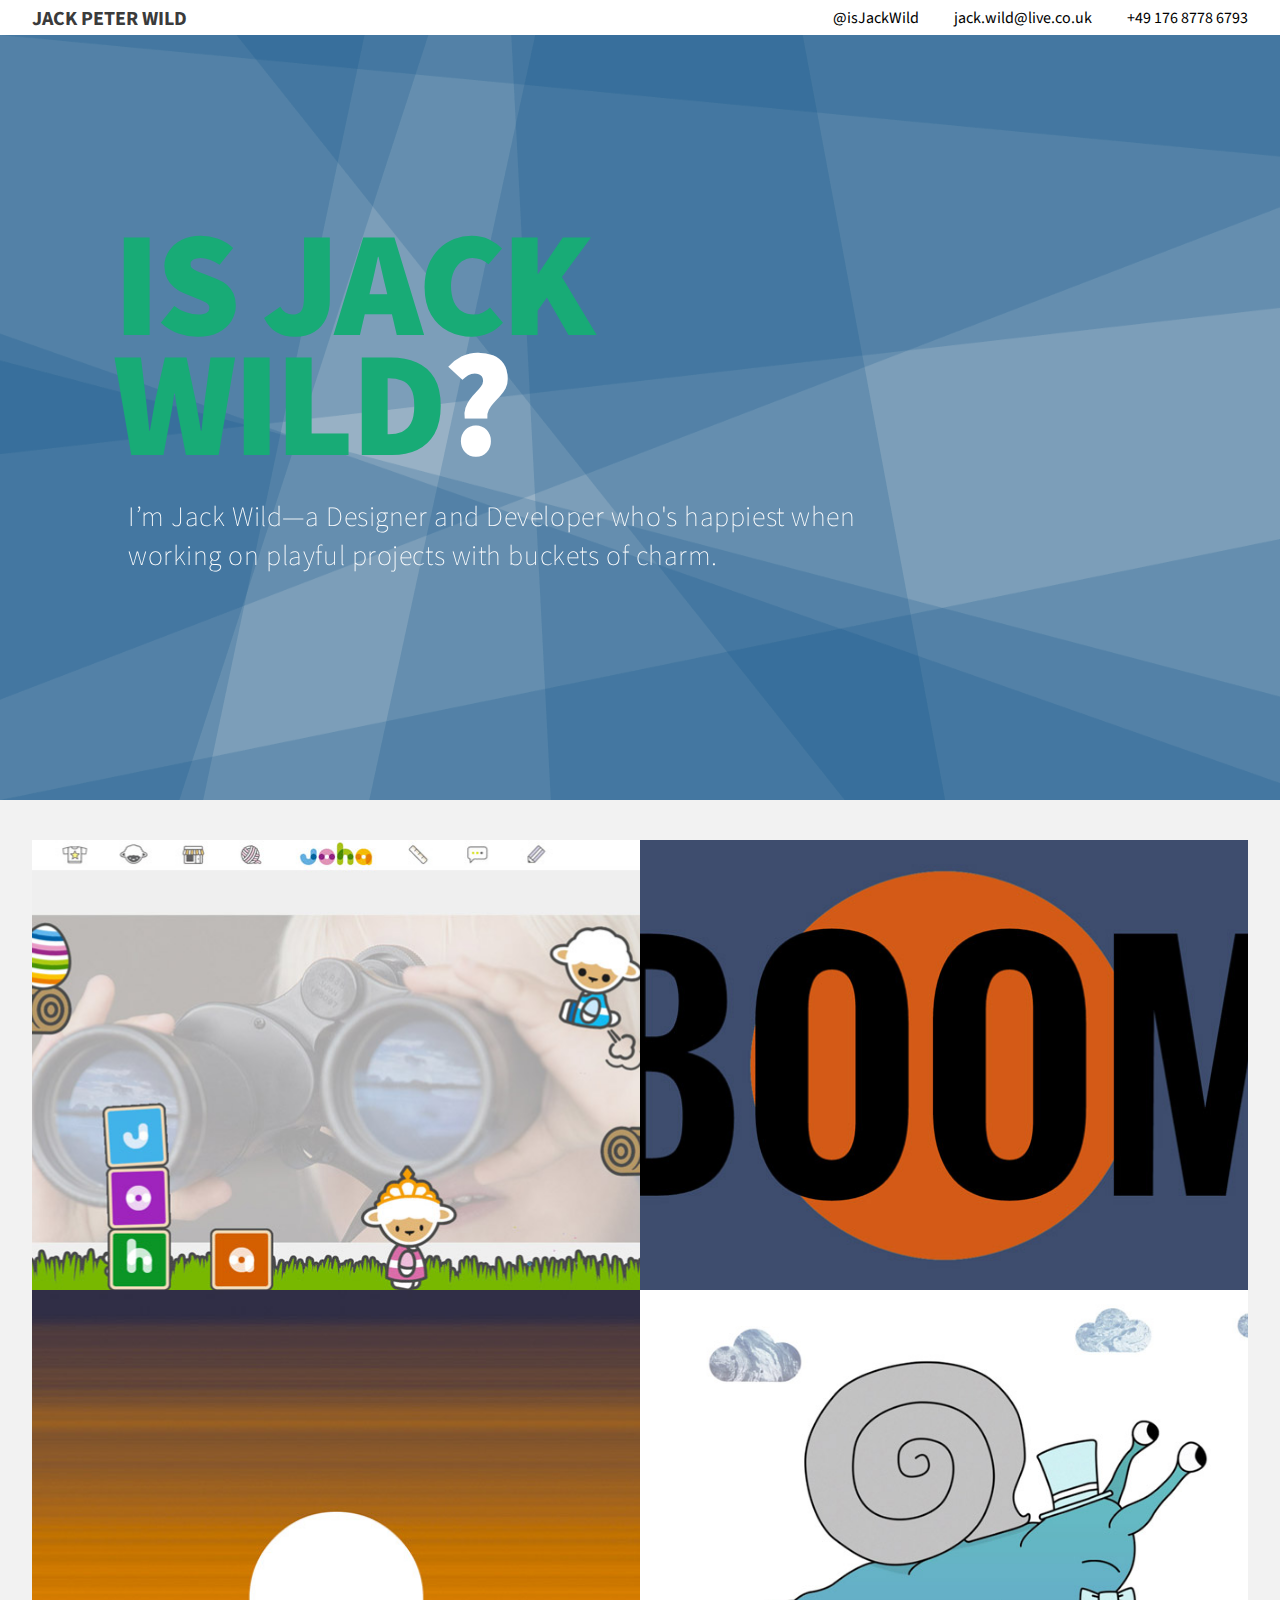
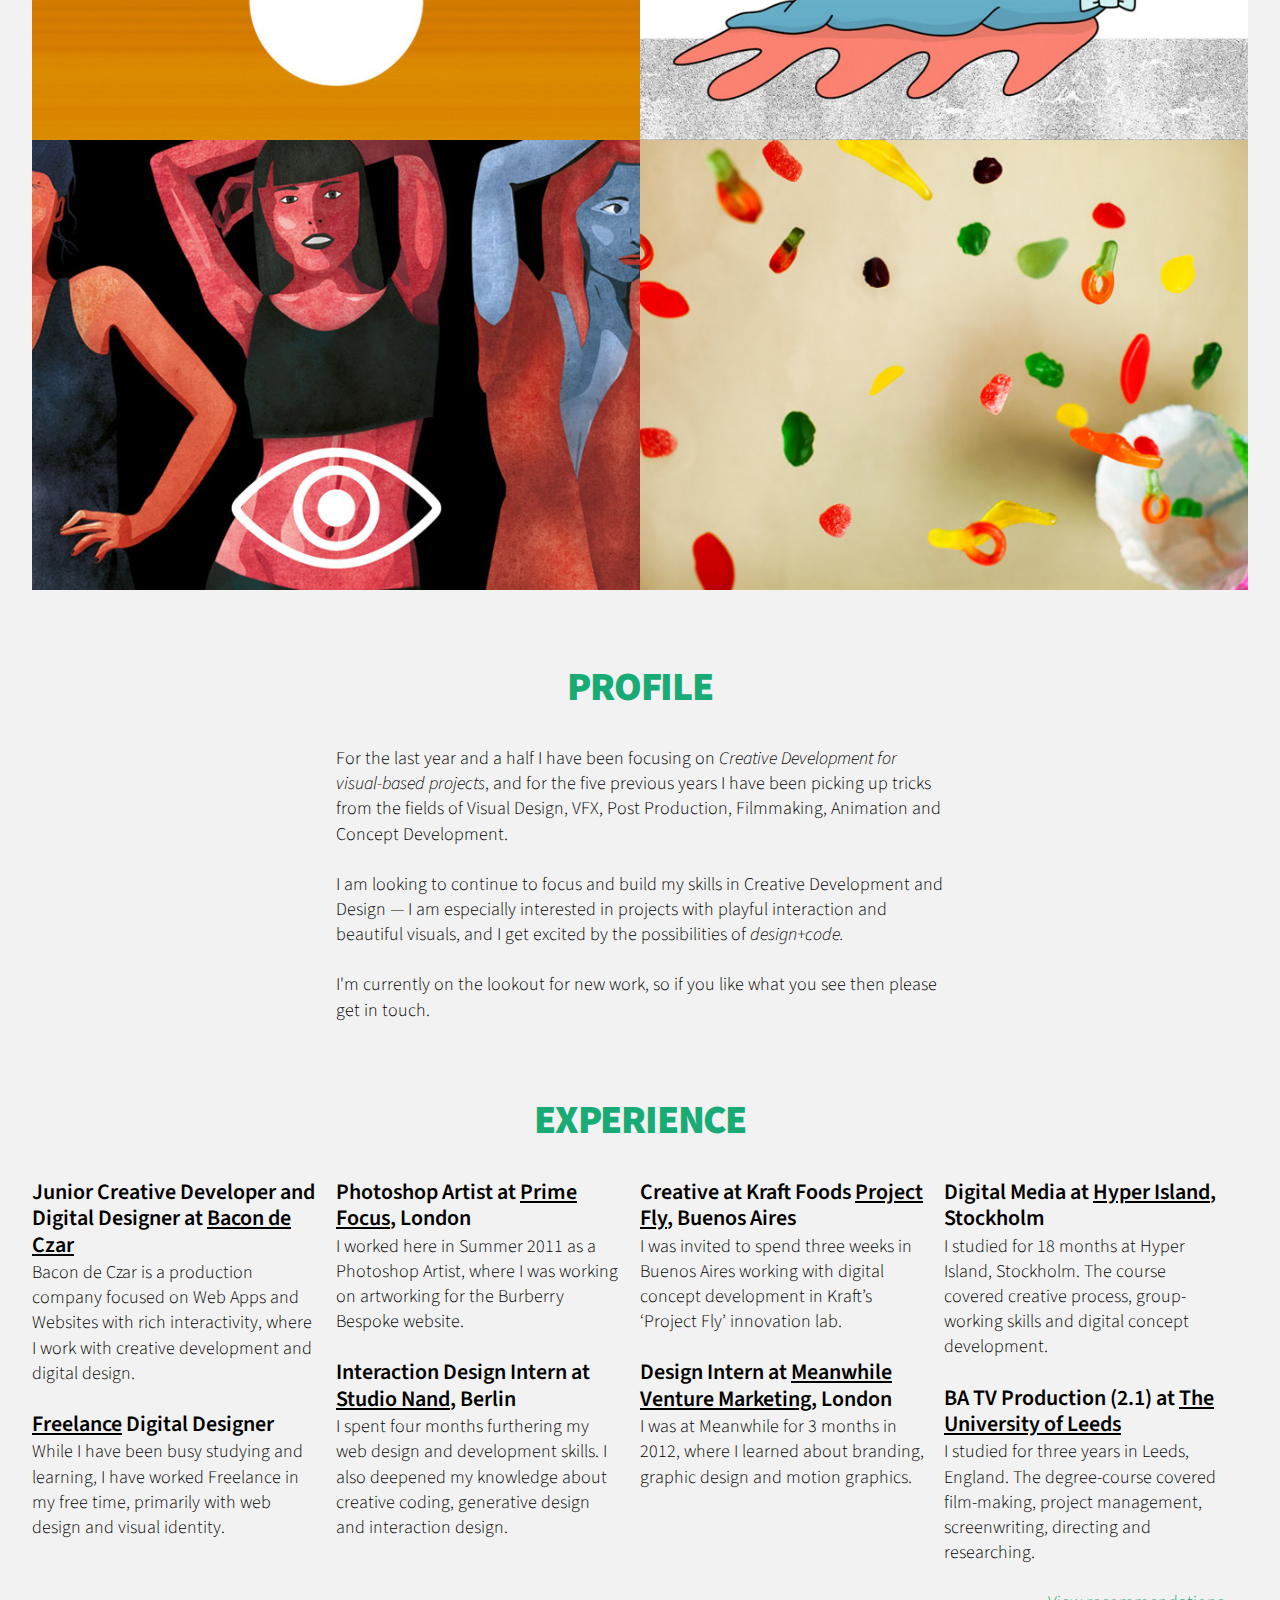
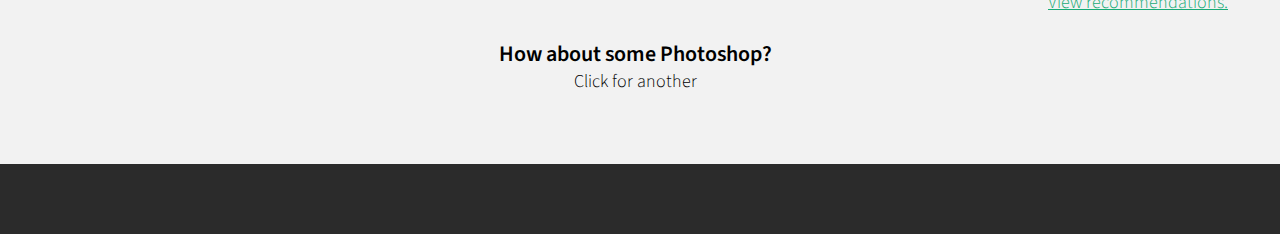
<file: index.html>
<html lang="en" id="overview">
    
    <head>
        <title>IS JACK WILD?</title>
        <link rel="stylesheet" type="text/css" href="style.css">
        <meta http-equiv="Content-Type" content="text/html; charset=utf-8">
        <meta name="viewport" content="width=device-width, initial-scale=1">
        <link rel="shortcut icon" href="images/fav.ico" type="image/x-icon" />
<!--         <link href='http://fonts.googleapis.com/css?family=Roboto+Condensed:700' rel='stylesheet' type='text/css'>
        <link href='http://fonts.googleapis.com/css?family=Open+Sans:300italic,400italic,600italic,700italic,800italic,400,300,600,800,700' rel='stylesheet' type='text/css'> -->
        <link href='http://fonts.googleapis.com/css?family=Source+Sans+Pro:200,300,400,600,700,900,200italic,300italic,400italic,600italic,700italic,900italic' rel='stylesheet' type='text/css'>
        <script src="tracking.js" type="text/javascript"></script>
    </head>


<body class="home">

<div id="menu">
  <h6>Jack Peter Wild</h6>
  <a href="#contactMobile" id="contactMobileButton"><h6 id="contactLink">Contact</h6></a>
  <ul id="links">
    <a href='http://www.twitter.com/isjackwild' target="blank"><li>@isJackWild</li></a>
    <a href='mailto:jack.wild@live.co.uk'><li>jack.wild@live.co.uk</li></a>
    <a href='http://conferencecall.biz/' target="blank"><li>+49 176 8778 6793</li></a>
  </ul>
</div>


  <div id="coverPic" class="homeCover">
    <canvas id="artwork"></canvas>
    <div class="coverImageLoader"><h4 id="spinQuestion" class="hidden">?</h4></div>
    <div class="textArea">
      <h1>
       Is Jack <br/>Wild<span class='white'>?</span>
      </h1>
      <h2>
        I’m Jack Wild&mdash;a Designer and Developer who's happiest when working on playful projects with buckets of charm.
      </h2>
    </div>
  </div>


<div class="wrapper workWrapper">
  <div id="myWork" class='duck'>

    <a href="http://www.isjackwild.com/joha">
    <div class="projectTile">
      <div id="joha" class="projectBg"></div>
      <div class="projectHoverBg"></div>
      <div class="aboutProject">
        <h1 class="pullLeft">Joha Childmode</h1>
        <h2>I worked on the new website for the children’s clothing brand Joha, which includes an animated interactive layer just for children.</h2>
      </div>
    </div>
    </a>

    <a href="http://www.isjackwild.com/boomboomboom">
    <div class="projectTile">
      <div class="projectHoverBg"></div>
      <div id="boomboomboom" class="projectBg"></div>
      <div class="aboutProject">
        <h1>Boom Boom Boom!</h1>
        <h2>I created a music visualisation web-app with a custom mobile device controller using the Web Audio API and Web Sockets.</h2>
      </div>
    </div>
    </a>


    <a href="http://www.isjackwild.com/sunrise">
    <div class="projectTile notSelectedCasesOnly">
      <div class="projectHoverBg"></div>
      <div id="sunrise" class="projectBg"></div>
      <div class="aboutProject">
        <h1 class="pullLeft">Sunrise Generator</h1>
        <h2>Love sunrises? Love lie-ins even more? Have a beautiful sunrise any time of day with the Sunrise Generator.</h2>
      </div>
    </div>
    </a>

    <a href="http://www.isjackwild.com/snailbow">
    <div class="projectTile">
      <div id="snailbow" class="projectBg"></div>
      <div class="projectHoverBg"></div>
      <div class="aboutProject">
        <h1>Snailbow</h1>
        <h2>Snailbow is an interactive children’s story which makes use of paralax scroll in an unusual way to tell the story of a certain snail.</h2>
      </div>
    </div>
    </a>

<!--     <a href="http://www.isjackwild.com/cc">
    <div class="projectTile">
      <div class="projectHoverBg"></div>
      <div id="cc" class="projectBg"></div>
      <div class="aboutProject">
        <h1>Creative Coding</h1>
        <h2>I headed-up a new design for Creative Coding &mdash; A website aimed at teaching and inspiring people to get creative with code.</h2>
      </div>
    </div>
    </a> -->
    
    <a href="http://www.isjackwild.com/peepshow">
    <div class="projectTile notSelectedCasesOnly">
      <div id="peepshow" class="projectBg"></div>
      <div class="projectHoverBg"></div>
      <div class="aboutProject">
        <h1>Peepshow</h1>
        <h2>Peepshow is an experimental interactive illustration which uses facial recognition to tease the voyeur.</h2>
      </div>
    </div>
    </a>

    <a href="http://www.isjackwild.com/hodge">
    <div class="projectTile hodgeProjectTile notMobile">
      <div id="hodge" class="projectBg"></div>
      <div class="projectHoverBg"></div>
      <div class="aboutProject">
        <h1>Hodge Podge</h1>
        <h2>Here is a random selection of some of my other ‘stuff’. Some images link through to related content, some don't.</h2>
      </div>
    </div>
    </a>
  </div>
</div>


<div class="wrapper aboutMe">
      <h1>Profile</h1>
      <p>
        For the last year and a half I have been focusing on <i>Creative Development for visual-based projects</i>, and for the five previous years I have been picking up tricks from the fields of Visual Design, VFX, Post Production, Filmmaking, Animation and Concept Development.
      </p>
<!--       <p>
        This background enables me to focus on my area of expertise, while seeing projects from other perspectives and colaborating with others with different skill sets.
      </p> -->

      <p>
        I am looking to continue to focus and build my skills in Creative Development and Design &mdash; I am especially interested in projects with playful interaction and beautiful visuals, and I get excited by the possibilities of <i>design+code.</i>
      </p>

      <p>
        I'm currently on the lookout for new work, so if you like what you see then please get in touch.
      </p>
</div>

<!-- <div class="wrapper mePhoto">
  <img src="images/me.jpg">
</div>
 -->
<!-- <div class="wrapper mepicture"></div> -->

<div class="wrapper cv noMarginBottom">

      <h1>Experience</h1>
      <div class='column'>
       <p class="subtitle">
        Junior Creative Developer and Digital Designer at <a href="http://www.bacondeczar.com" target="blank">Bacon de Czar</a>
       </p>
       <p>
        Bacon de Czar is a production company focused on Web Apps and Websites with rich interactivity, where I work with creative development and digital design.
      </p>

      <p class="subtitle">
        <a href="http://www.isjackwild.com" target="blank">Freelance</a> Digital Designer
       </p>
       <p>
        While I have been busy studying and learning, I have worked Freelance in my free time, primarily with  web design and visual identity.
      </p>
      </div>

      <div class='column'>
        <p class="subtitle">
          Photoshop Artist at <a href="http://www.primefocusworld.com" target="blank">Prime Focus</a>, London
         </p>
         <p>
          I worked here in Summer 2011 as a Photoshop Artist, where I was working on artworking for the Burberry Bespoke website.
        </p>

       <p class="subtitle">
        Interaction Design Intern at <a href="http://www.nand.io" target="blank">Studio Nand</a>, Berlin
       </p>
       <p>
        I spent four months furthering my web design and development skills. I also deepened my knowledge about creative coding, generative design and interaction design.
      </p>
      </div>

      <div class='column'>
      <p class="subtitle">
        Creative at Kraft Foods <a href="http://www.flygarage.net" target="blank">Project Fly</a>, Buenos Aires
       </p>
       <p>
        I was invited to spend three weeks in Buenos Aires working with digital concept development in Kraft’s ‘Project Fly’ innovation lab.
      </p>

       <p class="subtitle"  class="notMobile">
        Design Intern at <a href="http://www.andmeanwhile.com" target="blank">Meanwhile Venture Marketing</a>, London
       </p>
       <p>
        I was at Meanwhile for 3 months in 2012, where I learned about branding, graphic design and motion graphics.
      </p>
      </div>

      <div class='column'>
      <p class="subtitle">
        Digital Media at <a href="http://www.hyperisland.com" target="blank">Hyper Island</a>, Stockholm
       </p>
       <p>
        I studied for 18 months at Hyper Island, Stockholm. The course covered creative process, group-working skills and digital concept development.
      </p>

      <p class="subtitle">
        BA TV Production (2.1) at <a href="http://www.leeds.ac.uk" target="blank">The University of Leeds</a>
       </p>
       <p>
        I studied for three years in Leeds, England. The degree-course covered film-making, project management, screenwriting, directing and researching.
      </p>

      <p class='recomendations'><a href="pdf/References-May2014.pdf" target="blank">View recommendations.</a></p>
      </div>

  <div id="buzzwords">
    <p class="subtitle faded" id="buzzwordPara">How about some <span id='buzzwordHere'>Photoshop</span>?</p>
    <a id="buzzwordButton"><p>Click for another</p></a>
  </div>
</div>


<div id = "contactMobile" class="wrapper contactMobile">
      <h1>Contact</h1>
      <h3>jack.wild@live.co.uk<br/>+49 176 8778 6793<br/>@isjackwild</h3>
      </p>
</div>

  </div>
  <div id="footer">
    <div id="footerWrap">
        <p class='left'>
          <span id='leftQuote'></span>
        </p>
        <p class="right">
          <span id='rightQuote'></span>
        </p>
     </div>
  </div>

</div>


<script src="modernizr.custom.60212.js"></script>
<script src="jquery-2.0.0.min.js"></script>
<script src="coverCanvas.js" type="text/javascript"></script>
<script src="ijw.js" type="text/javascript"></script>
</body>
</html>
</file>
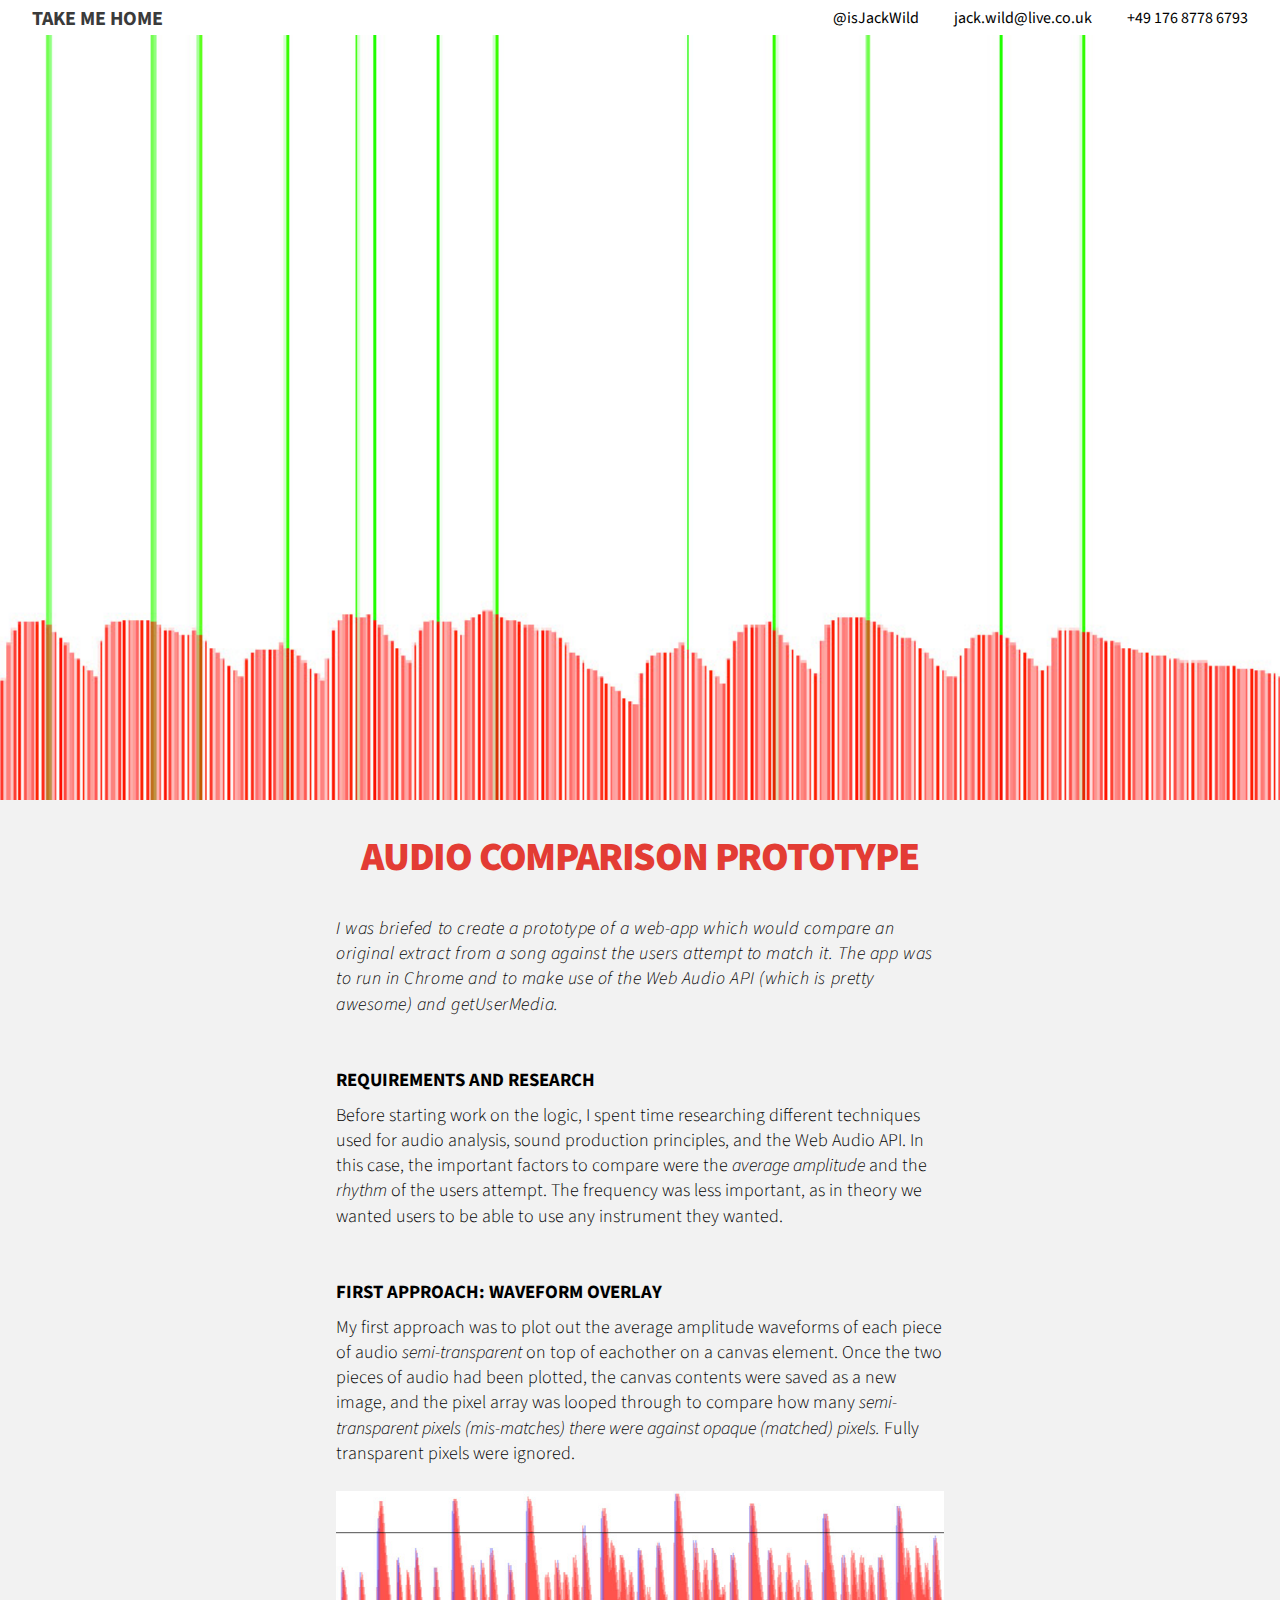
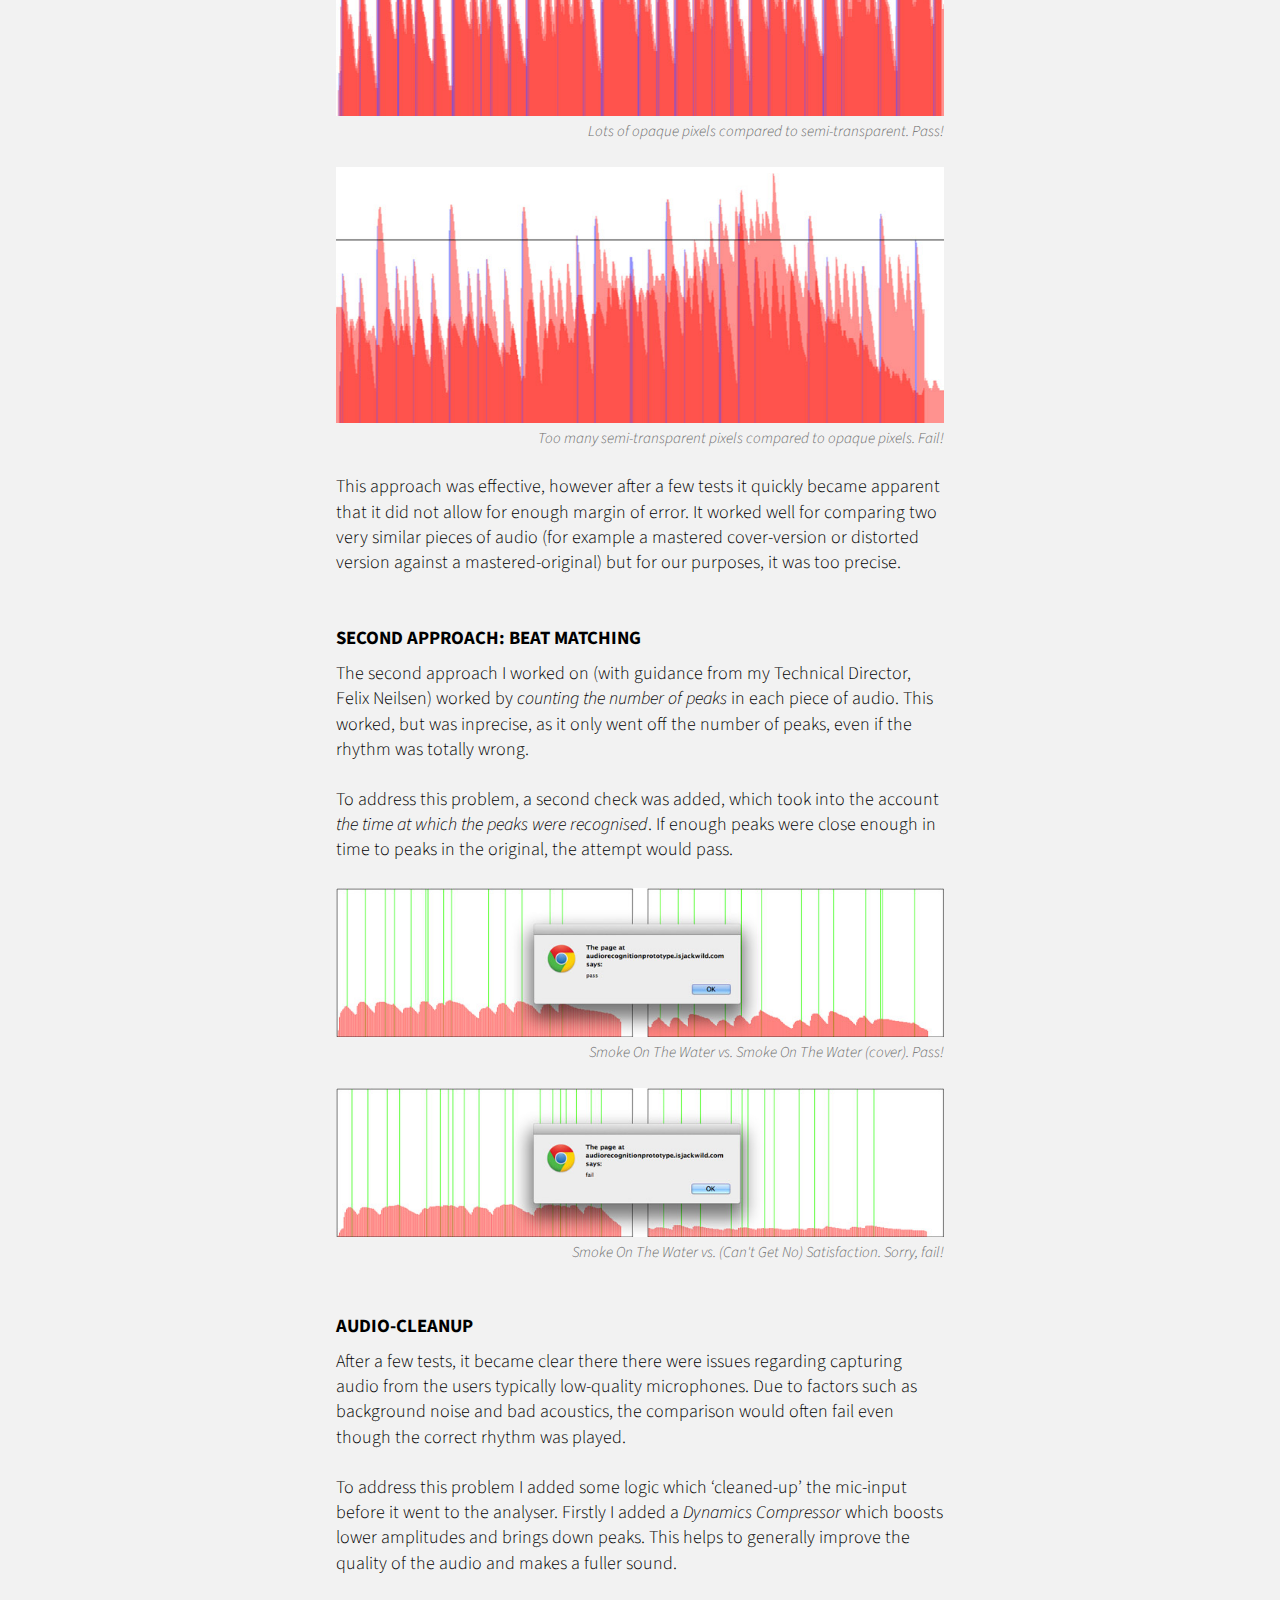
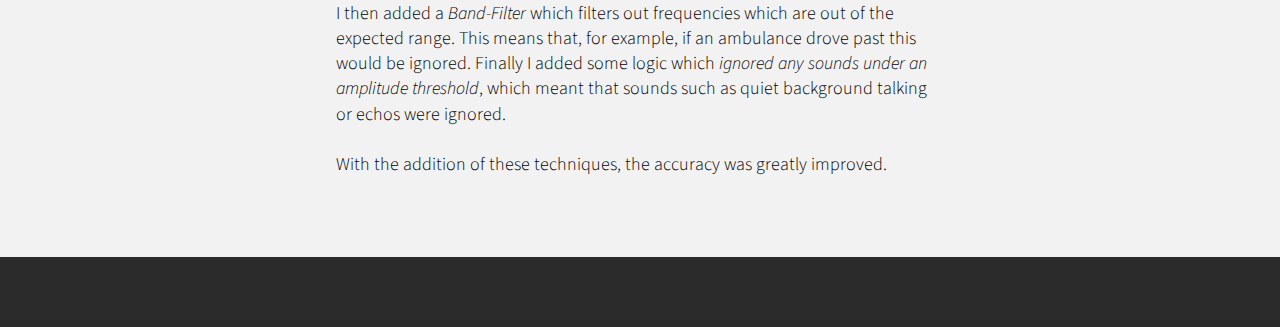
<file: audiocomparison.html>
<html lang="en" id="overview">
    
    <head>
        <title>IS JACK WILD?</title>
        <link rel="stylesheet" type="text/css" href="style.css">
        <meta http-equiv="Content-Type" content="text/html; charset=utf-8">
        <meta name="viewport" content="width=device-width, initial-scale=1">
        <meta name="robots" content="noindex"/>
        <link rel="shortcut icon" href="images/fav.ico" type="image/x-icon" />
<!--         <link href='http://fonts.googleapis.com/css?family=Roboto+Condensed:700' rel='stylesheet' type='text/css'>
        <link href='http://fonts.googleapis.com/css?family=Open+Sans:300italic,400italic,600italic,700italic,800italic,400,300,600,800,700' rel='stylesheet' type='text/css'> -->
        <link href='http://fonts.googleapis.com/css?family=Source+Sans+Pro:200,300,400,600,700,900,200italic,300italic,400italic,600italic,700italic,900italic' rel='stylesheet' type='text/css'>
        <script src="tracking.js" type="text/javascript"></script>
        <script type="text/javascript">

          document.ready = function(){
            alert("This case is still private. Please do not share without permission.")
          }

        </script>
    </head>


<body>

<div id="menu">
  <a href="http://www.isjackwild.com/"><h6>Take me home</h6></a>
  <ul id="links">
    <a href='http://www.twitter.com/isjackwild' target="blank"><li>@isJackWild</li></a>
    <a href='mailto:jack.wild@live.co.uk'><li>jack.wild@live.co.uk</li></a>
    <a href='http://conferencecall.biz/' target="blank"><li>+49 176 8778 6793</li></a>
  </ul>
</div>


  <div id="coverPic" class="audioCover">
    <div class="coverImageLoader"><h4 id="spinQuestion" class="hidden">?</h4></div>
  </div>


<div class="wrapper duck">
      <h1>Audio Comparison Prototype</h1>
      <p class="intro">
        I was briefed to create a prototype of a web-app which would compare an original extract from a song against the users attempt to match it. The app was to run in Chrome and to make use of the Web Audio API (which is pretty awesome) and getUserMedia.
      </p>

      <h3>Requirements and research</h3>
      <p>  
      Before starting work on the logic, I spent time researching different techniques used for audio analysis, sound production principles, and the Web Audio API. In this case, the important factors to compare were the <i>average amplitude</i> and the <i>rhythm</i> of the users attempt. The frequency was less important, as in theory we wanted users to be able to use any instrument they wanted.
      </p>
      <h3>First Approach: waveform overlay</h3>
      <p>
        My first approach was to plot out the average amplitude waveforms of each piece of audio <i>semi-transparent</i> on top of eachother on a canvas element. Once the two pieces of audio had been plotted, the canvas contents were saved as a new image, and the pixel array was looped through to compare how many <i>semi-transparent pixels (mis-matches) there were against opaque (matched) pixels.</i> Fully transparent pixels were ignored.
      </p>
      <div class="imageWrapper"><img src="images/audio_pixels_pass.jpg"></div>
      <p class="caption">Lots of opaque pixels compared to semi-transparent. Pass!</p>
      <div class="imageWrapper"><img src="images/audio_pixels_fail.jpg"></div>
      <p class="caption">Too many semi-transparent pixels compared to opaque pixels. Fail!</p>
      <p>
        This approach was effective, however after a few tests it quickly became apparent that it did not allow for enough margin of error. It worked well for comparing two very similar pieces of audio (for example a mastered cover-version or distorted version against a mastered-original) but for our purposes, it was too precise.
      </p>

      <h3>Second approach: Beat matching</h3>
      <p>
        The second approach I worked on (with guidance from my Technical Director, Felix Neilsen) worked by <i>counting the number of peaks</i> in each piece of audio. This worked, but was inprecise, as it only went off the number of peaks, even if the rhythm was totally wrong.
      </p>
      <p>
        To address this problem, a second check was added, which took into the account <i>the time at which the peaks were recognised</i>. If enough peaks were close enough in time to peaks in the original, the attempt would pass.
      </p>
      <div class="imageWrapper"><img src="images/audio_beats_pass.jpg"></div>
      <p class="caption">Smoke On The Water vs. Smoke On The Water (cover). Pass!</p>
      <div class="imageWrapper"><img src="images/audio_beats_fail.jpg"></div>
      <p class="caption">Smoke On The Water vs. (Can't Get No) Satisfaction. Sorry, fail!</p>
      <h3>Audio-cleanup</h3>
      <p>
        After a few tests, it became clear there there were issues regarding capturing audio from the users typically low-quality microphones. Due to factors such as background noise and bad acoustics, the comparison would often fail even though the correct rhythm was played.
      </p>
      <p>
        To address this problem I added some logic which ‘cleaned-up’ the mic-input before it went to the analyser. Firstly I added a <i>Dynamics Compressor</i> which boosts lower amplitudes and brings down peaks. This helps to generally improve the quality of the audio and makes a fuller sound.
      </p>
      <p>
        I then added a <i>Band-Filter</i> which filters out frequencies which are out of the expected range. This means that, for example, if an ambulance drove past this would be ignored. Finally I added some logic which <i>ignored any sounds under an amplitude threshold</i>, which meant that sounds such as quiet background talking or echos were ignored.
      </p>
      <p>
        With the addition of these techniques, the accuracy was greatly improved.
      </p>
</div>



</div>
  <div id="footer">
    <div id="footerWrap">
        <p class='left'>
          <span id='leftQuote'></span>
        </p>
        <p class="right">
          <span id='rightQuote'></span>
        </p>
     </div>
  </div>



<script src="modernizr.custom.60212.js"></script>
<script src="jquery-2.0.0.min.js"></script>
<script src="ijw.js" type="text/javascript"></script>
</body>
</html>
</file>
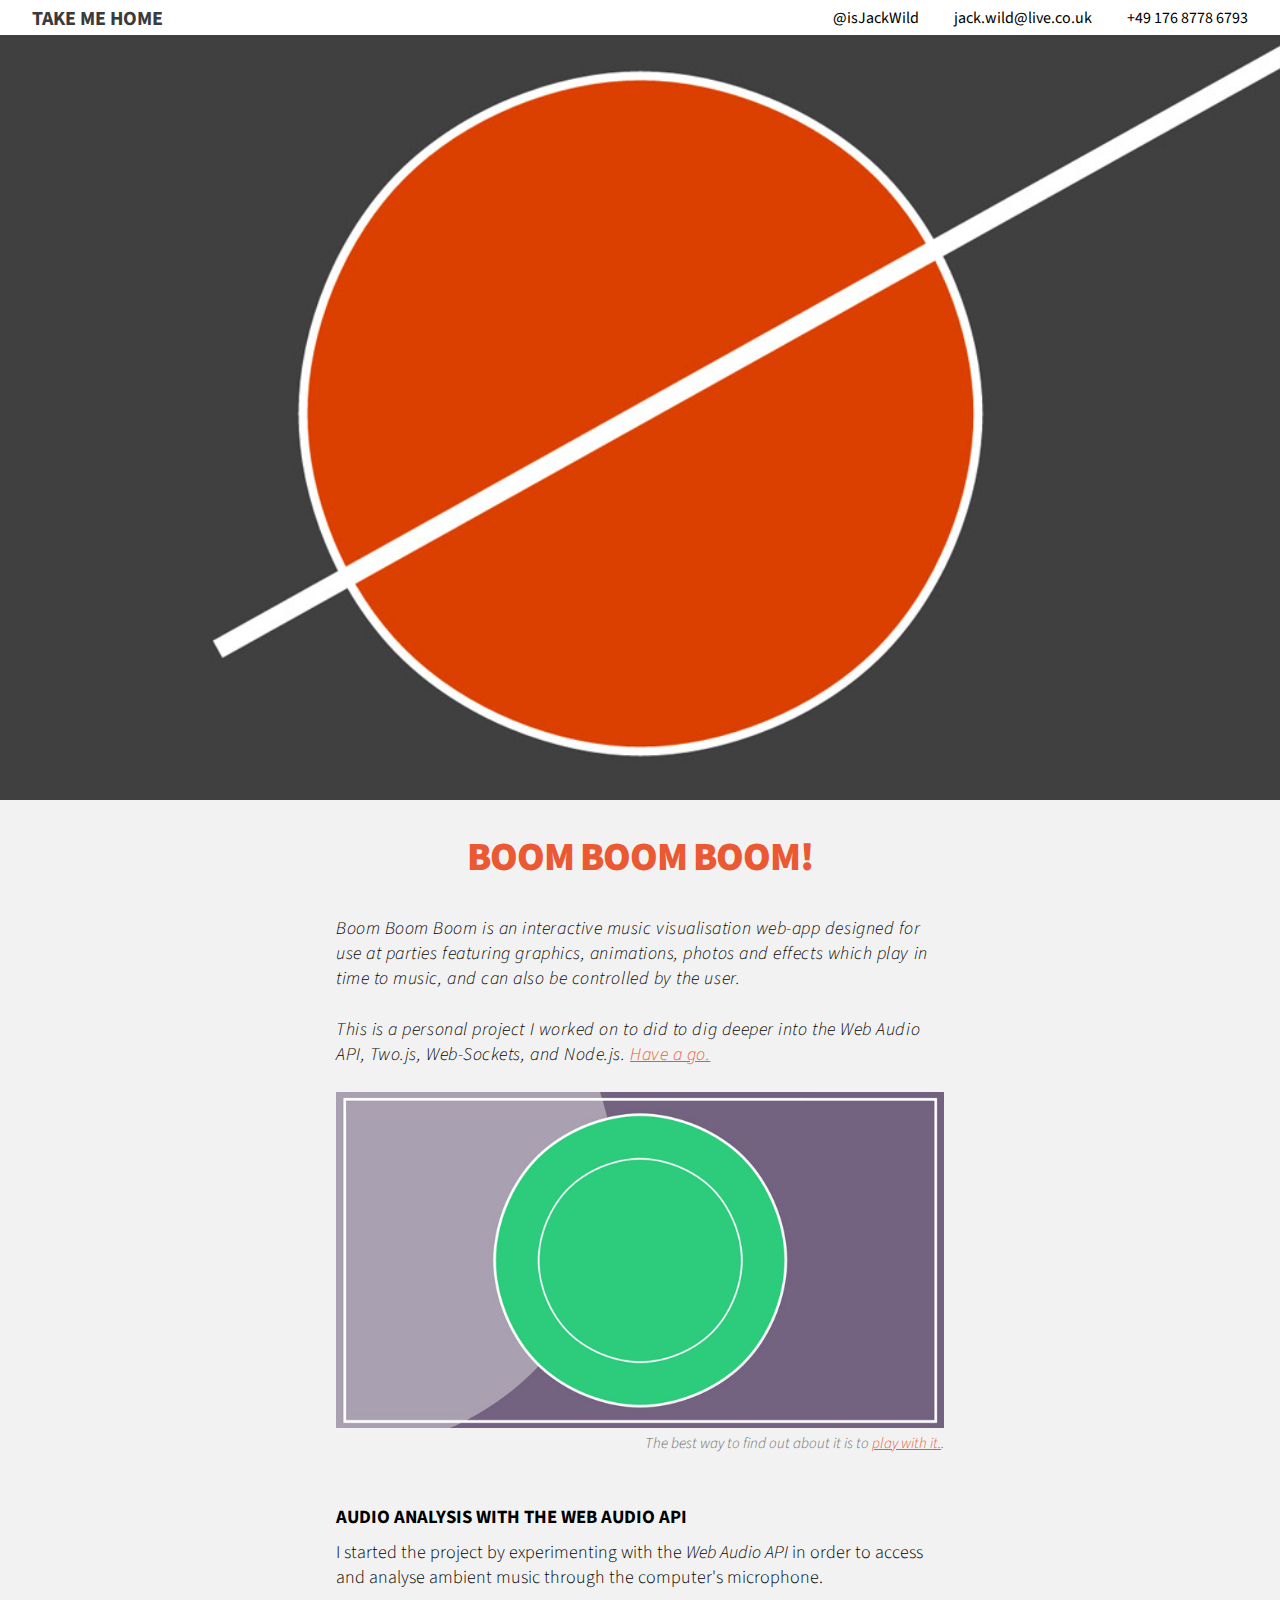
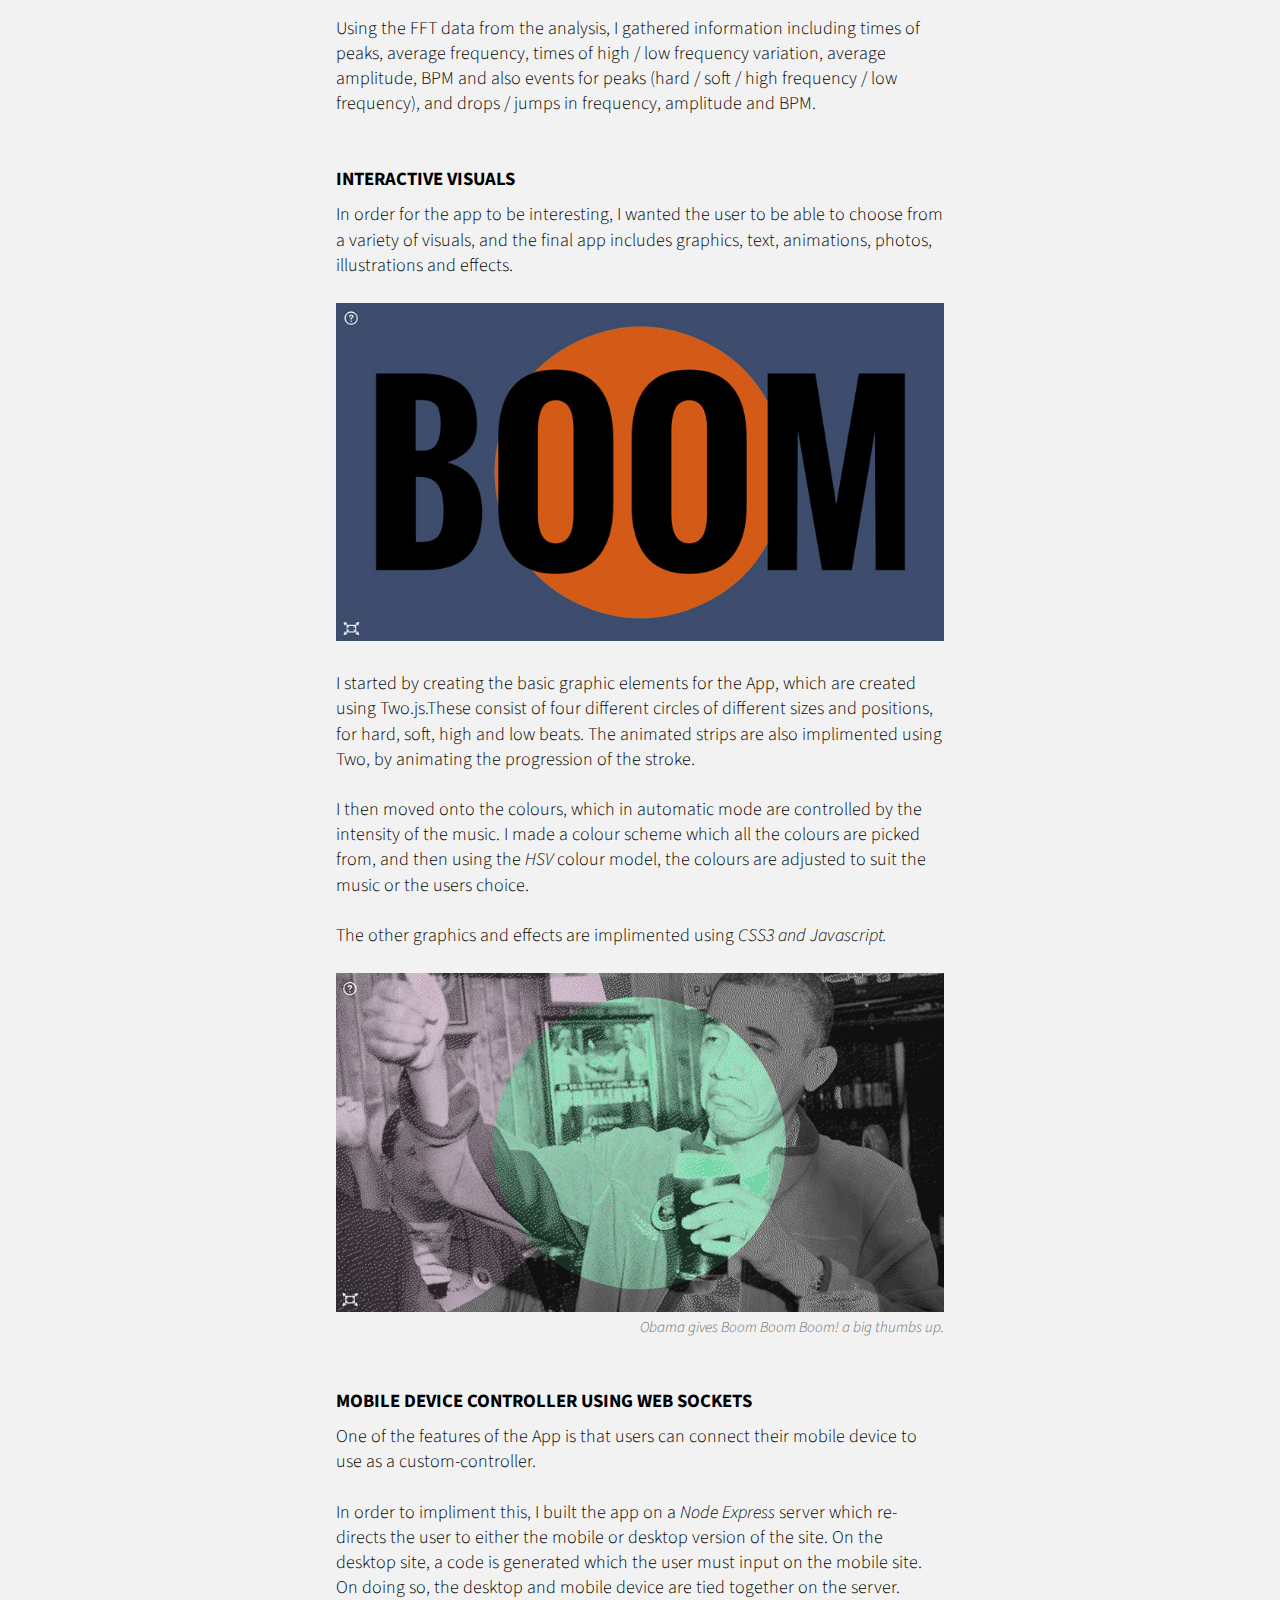
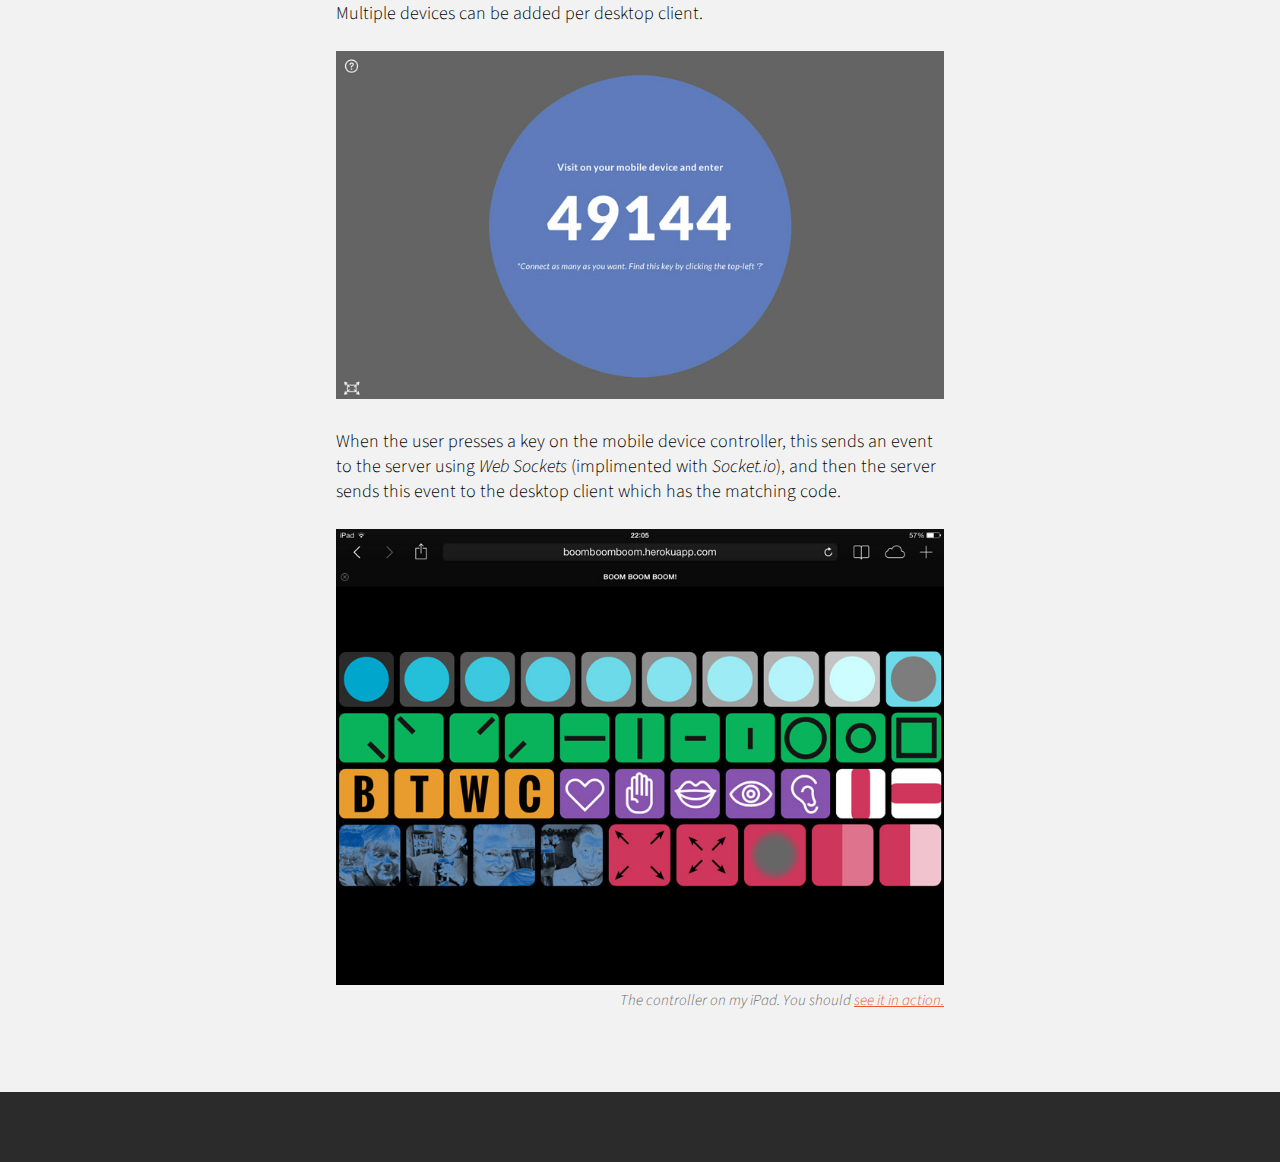
<file: boomboomboom.html>
<html lang="en" id="overview">
    
    <head>
        <title>IS JACK WILD?</title>
        <link rel="stylesheet" type="text/css" href="style.css">
        <meta http-equiv="Content-Type" content="text/html; charset=utf-8">
        <meta name="viewport" content="width=device-width, initial-scale=1">
        <link rel="shortcut icon" href="images/fav.ico" type="image/x-icon" />
<!--         <link href='http://fonts.googleapis.com/css?family=Roboto+Condensed:700' rel='stylesheet' type='text/css'>
        <link href='http://fonts.googleapis.com/css?family=Open+Sans:300italic,400italic,600italic,700italic,800italic,400,300,600,800,700' rel='stylesheet' type='text/css'> -->
        <link href='http://fonts.googleapis.com/css?family=Source+Sans+Pro:200,300,400,600,700,900,200italic,300italic,400italic,600italic,700italic,900italic' rel='stylesheet' type='text/css'>
        <script src="tracking.js" type="text/javascript"></script>
    </head>


<body>

<div id="menu">
  <a href="http://www.isjackwild.com/"><h6>Take me home</h6></a>
  <ul id="links">
    <a href='http://www.twitter.com/isjackwild' target="blank"><li>@isJackWild</li></a>
    <a href='mailto:jack.wild@live.co.uk'><li>jack.wild@live.co.uk</li></a>
    <a href='http://conferencecall.biz/' target="blank"><li>+49 176 8778 6793</li></a>
  </ul>
</div>


  <div id="coverPic" class="boomboomboomCover">
    <div class="coverImageLoader"><h4 id="spinQuestion" class="hidden">?</h4></div>
  </div>


<div class="wrapper duck">
      <h1>Boom Boom Boom!</h1>
      <p class="intro">
        Boom Boom Boom is an interactive music visualisation web-app designed for use at parties featuring graphics, animations, photos and effects which play in time to music, and can also be controlled by the user. 
      </p>
      <p class="intro">
        This is a personal project I worked on to did to dig deeper into the Web Audio API, Two.js, Web-Sockets, and Node.js. <a href ="http://www.bbboooooommm.com"  target="blank">Have a go.</a>
      </p>

      <div class="imageWrapper"><img src="images/boomboomboom1.jpg"></div>
      <p class="caption">The best way to find out about it is to <a href ="http://www.bbboooooommm.com"  target="blank">play with it.</a>.</p>

      <h3>Audio Analysis with the Web Audio API</h3>
      <p>
        I started the project by experimenting with the <i>Web Audio API</i> in order to access and analyse ambient music through the computer's microphone.
      </p>
      <p>
        Using the FFT data from the analysis, I gathered information including times of peaks, average frequency, times of high / low frequency variation, average amplitude, BPM and also events for peaks (hard / soft / high frequency / low frequency), and drops / jumps in frequency, amplitude and BPM.
      </p>


      <h3>Interactive Visuals</h3>
      <p>
        In order for the app to be interesting, I wanted the user to be able to choose from a variety of visuals, and the final app includes graphics, text, animations, photos, illustrations and effects.
      </p>
      <div class="imageWrapper"><img src="images/boomboomboom5.jpg"></div>
      <p>
        I started by creating the basic graphic elements for the App, which are created using Two.js.These consist of four different circles of different sizes and positions, for hard, soft, high and low beats. The animated strips are also implimented using Two, by animating the progression of the stroke.
      </p>
      <p>
        I then moved onto the colours, which in automatic mode are controlled by the intensity of the music. I made a colour scheme which all the colours are picked from, and then using the <i>HSV</i> colour model, the colours are adjusted to suit the music or the users choice.
      </p>
      <p>
        The other graphics and effects are implimented using <i>CSS3 and Javascript.</i>
      </p>
      <div class="imageWrapper"><img src="images/boomboomboom4.jpg"></div>
      <p class="caption">Obama gives Boom Boom Boom! a big thumbs up.</p>

      <h3>Mobile Device Controller using Web Sockets</h3>
      <p>
        One of the features of the App is that users can connect their mobile device to use as a custom-controller.
      </p>
      <p>
        In order to impliment this, I built the app on a <i>Node Express</i> server which re-directs the user to either the mobile or desktop version of the site. On the desktop site, a code is generated which the user must input on the mobile site. On doing so, the desktop and mobile device are tied together on the server. Multiple devices can be added per desktop client.
      </p>
      <div class="imageWrapper"><img src="images/boomboomboom2.jpg"></div>
      <p>
        When the user presses a key on the mobile device controller, this sends an event to the server using <i>Web Sockets</i> (implimented with <i>Socket.io</i>), and then the server sends this event to the desktop client which has the matching code.
      </p>
      <div class="imageWrapper"><img src="images/boomboomboom3.jpg"></div>
      <p class="caption">The controller on my iPad. You should <a href ="http://www.bbboooooommm.com"  target="blank">see it in action.</a></p>


</div>



</div>
  <div id="footer">
    <div id="footerWrap">
        <p class='left'>
          <span id='leftQuote'></span>
        </p>
        <p class="right">
          <span id='rightQuote'></span>
        </p>
     </div>
  </div>



<script src="modernizr.custom.60212.js"></script>
<script src="jquery-2.0.0.min.js"></script>
<script src="ijw.js" type="text/javascript"></script>
</body>
</html>
</file>
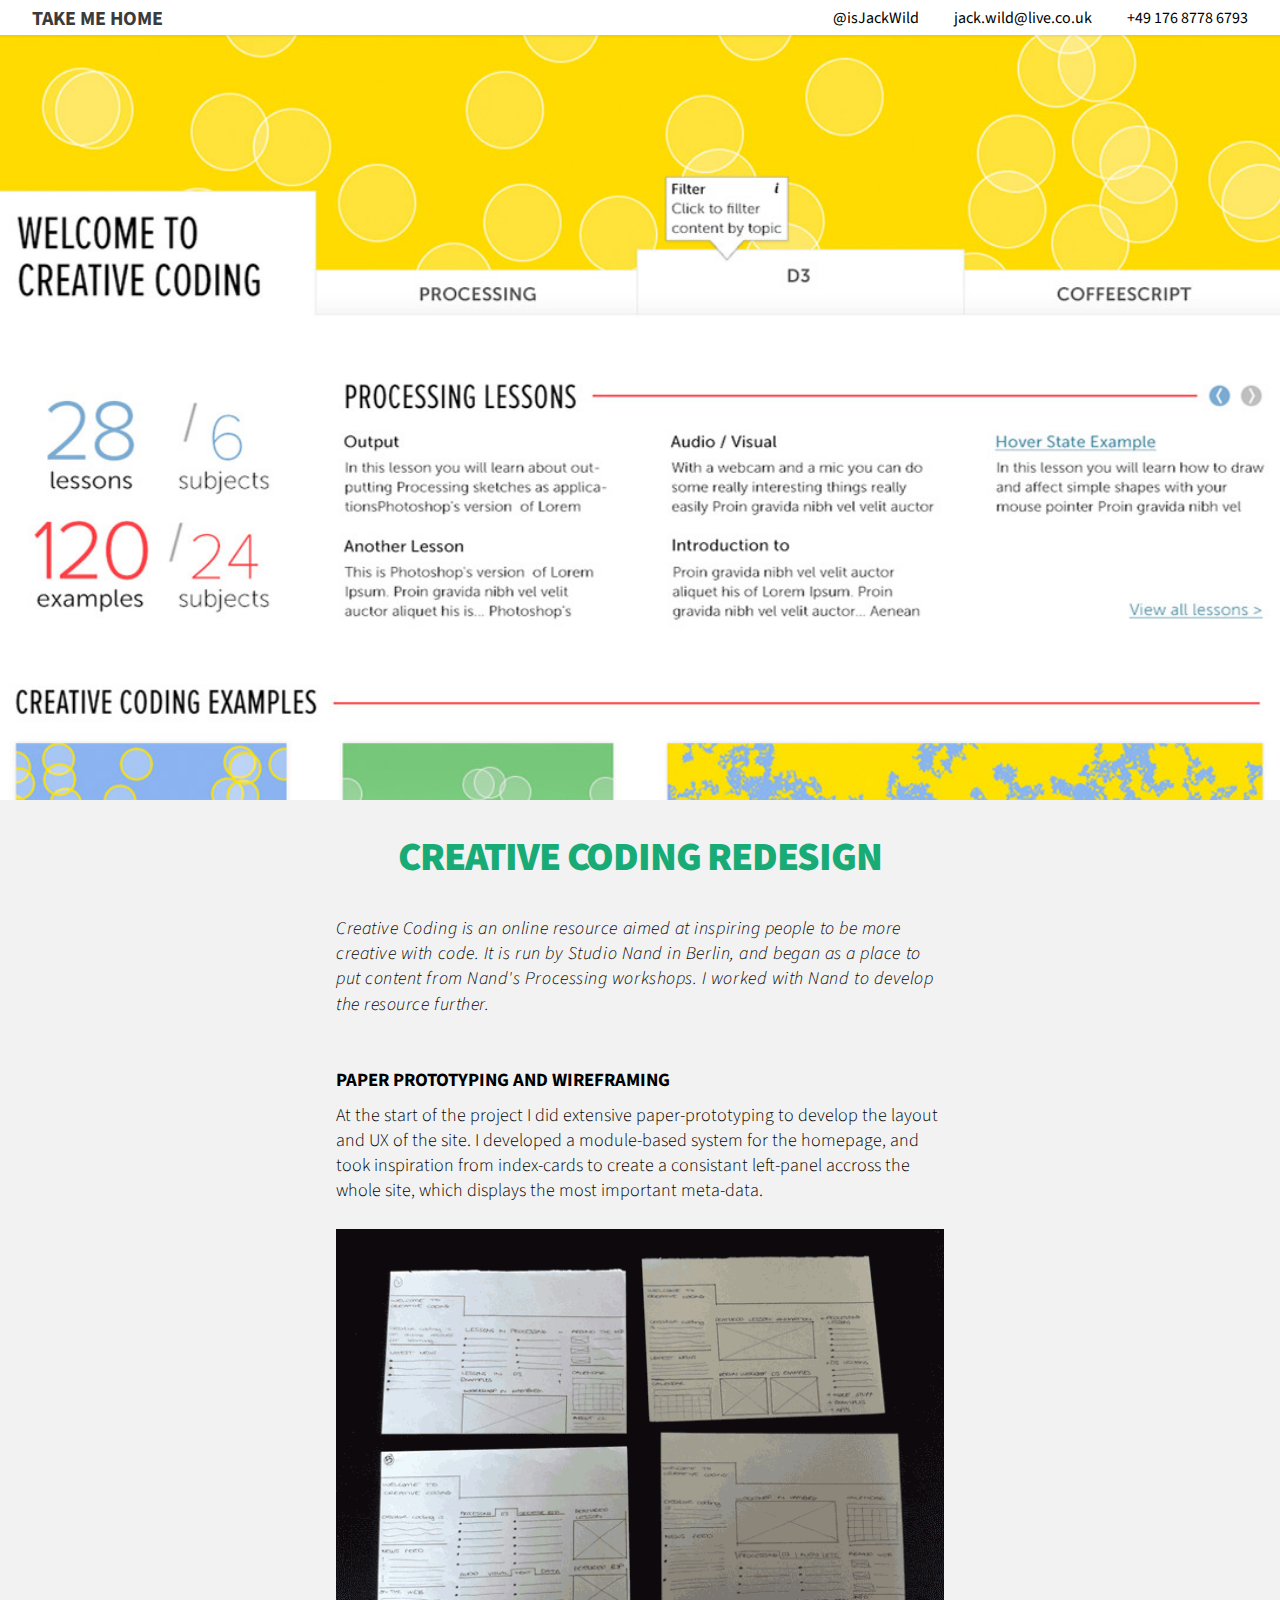
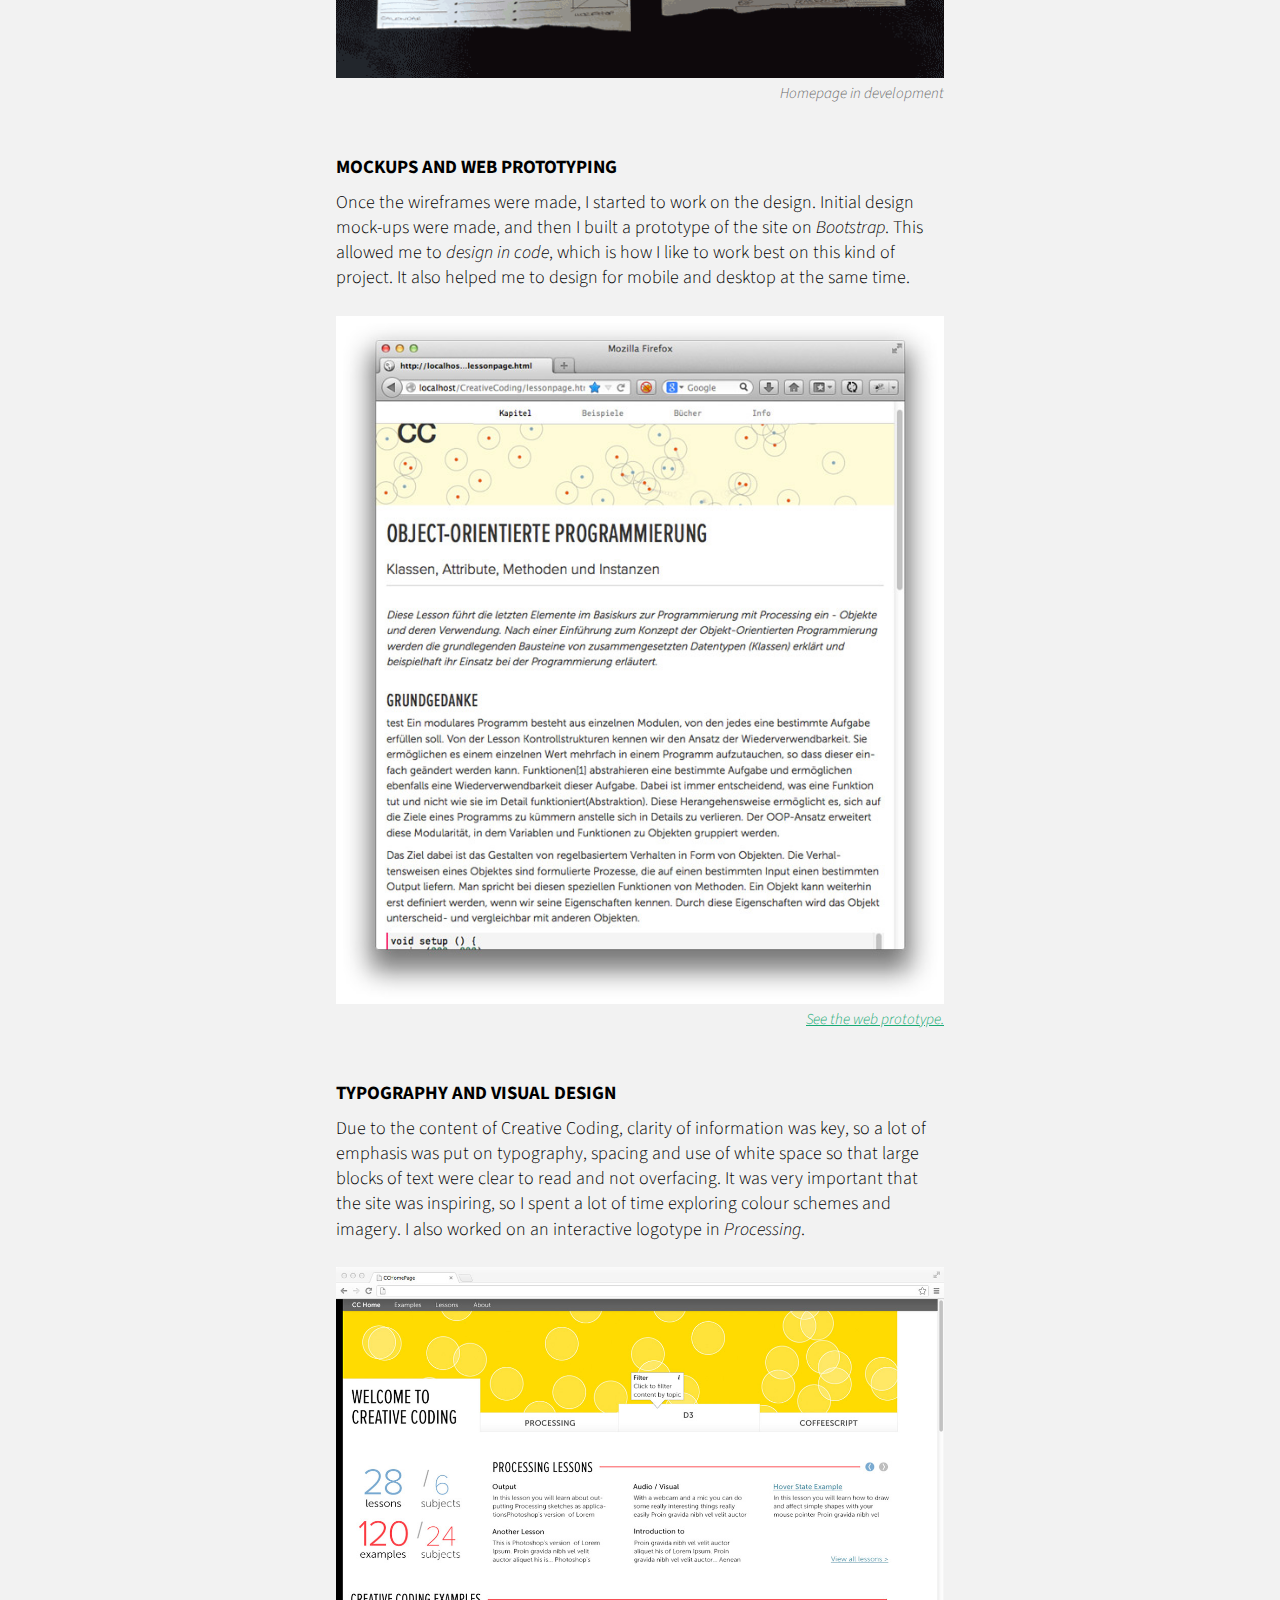
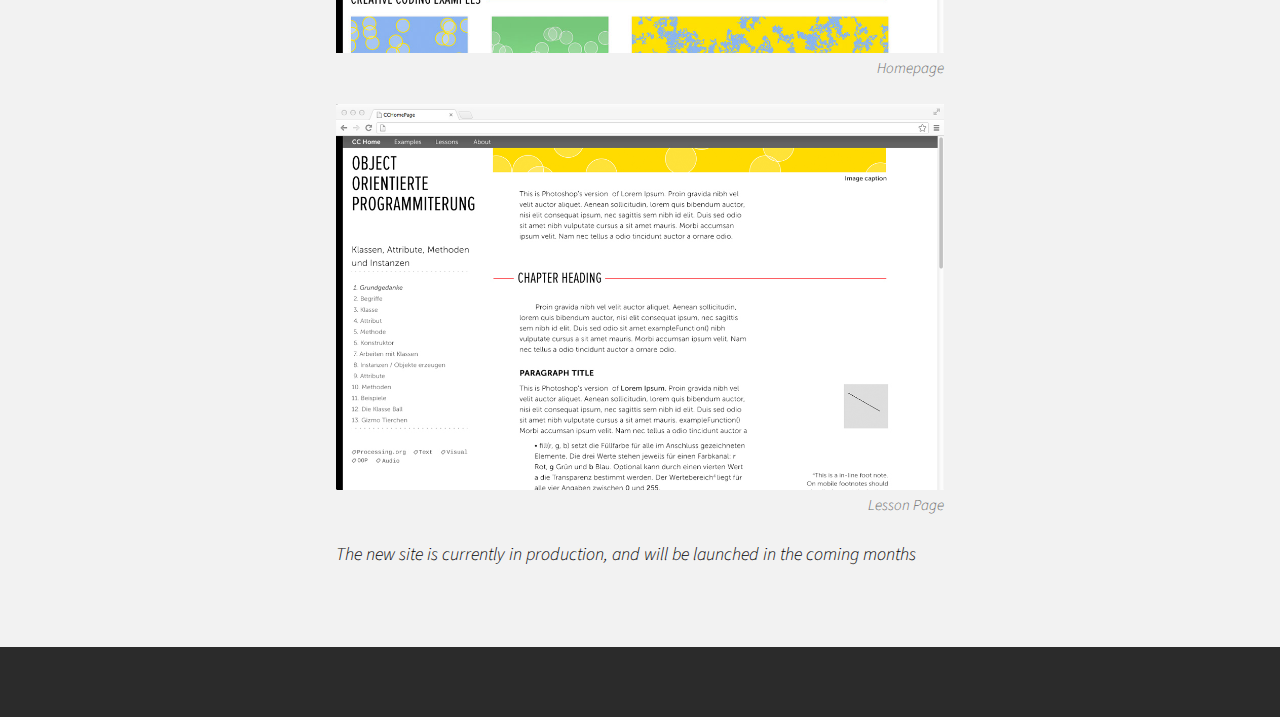
<file: cc.html>
<html lang="en" id="overview">
    
    <head>
        <title>IS JACK WILD?</title>
        <link rel="stylesheet" type="text/css" href="style.css">
        <meta http-equiv="Content-Type" content="text/html; charset=utf-8">
        <meta name="viewport" content="width=device-width, initial-scale=1">
        <link rel="shortcut icon" href="images/fav.ico" type="image/x-icon" />
<!--         <link href='http://fonts.googleapis.com/css?family=Roboto+Condensed:700' rel='stylesheet' type='text/css'>
        <link href='http://fonts.googleapis.com/css?family=Open+Sans:300italic,400italic,600italic,700italic,800italic,400,300,600,800,700' rel='stylesheet' type='text/css'> -->
        <link href='http://fonts.googleapis.com/css?family=Source+Sans+Pro:200,300,400,600,700,900,200italic,300italic,400italic,600italic,700italic,900italic' rel='stylesheet' type='text/css'>
        <script src="tracking.js" type="text/javascript"></script>
    </head>


<body>

<div id="menu">
  <a href="http://www.isjackwild.com/"><h6>Take me home</h6></a>
  <ul id="links">
    <a href='http://www.twitter.com/isjackwild' target="blank"><li>@isJackWild</li></a>
    <a href='mailto:jack.wild@live.co.uk'><li>jack.wild@live.co.uk</li></a>
    <a href='http://conferencecall.biz/' target="blank"><li>+49 176 8778 6793</li></a>
  </ul>
</div>


  <div id="coverPic" class="ccCover">
    <div class="coverImageLoader"><h4 id="spinQuestion" class="hidden">?</h4></div>
  </div>


<div class="wrapper duck">
      <h1>CREATIVE CODING REDESIGN</h1>
      <p class="intro">
        Creative Coding is an online resource aimed at inspiring people to be more creative with code. It is run by Studio Nand in Berlin, and began as a place to put content from Nand's Processing workshops. I worked with Nand to develop the resource further.
      </p>

      <h3>Paper Prototyping and Wireframing</h3>
      <p>
        At the start of the project I did extensive paper-prototyping to develop the layout and UX of the site. I developed a module-based system for the homepage, and took inspiration from index-cards to create a consistant left-panel accross the whole site, which displays the most important meta-data.
      </p>

      <div class="imageWrapper"><img src="images/ccdevelopment.gif"></div>
      <p class="caption">Homepage in development</p>

      <h3>Mockups and web prototyping</h3>
      <p>
        Once the wireframes were made, I started to work on the design. Initial design mock-ups were made, and then I built a prototype of the site on <i>Bootstrap</i>. This allowed me to <i>design in code</i>, which is how I like to work best on this kind of project. It also helped me to design for mobile and desktop at the same time.
      </p>
      <div class="imageWrapper"><img src="images/ccmobile.jpg"></div>
      <p class="caption"><a href="http://ccproto.isjackwild.com">See the web prototype.</a></p>
       <h3>TYPOGRAPHY AND VISUAL DESIGN</h3>
      <p>
        Due to the content of Creative Coding, clarity of information was key, so a lot of emphasis was put on typography, spacing and use of white space so that large blocks of text were clear to read and not overfacing. It was very important that the site was inspiring, so I spent a lot of time exploring colour schemes and imagery. I also worked on an interactive logotype in <i>Processing</i>.
      </p>
      <div class="imageWrapper"><img src="images/cclarge.jpg"></div>
      <p class="caption">Homepage</p>
      <div class="imageWrapper"><img src="images/cclesson-large.jpg"></div>
      <p class="caption">Lesson Page</p>
      <p class='italic'>The new site is currently in production, and will be launched in the coming months</p>
</div>



</div>
  <div id="footer">
    <div id="footerWrap">
        <p class='left'>
          <span id='leftQuote'></span>
        </p>
        <p class="right">
          <span id='rightQuote'></span>
        </p>
     </div>
  </div>



<script src="modernizr.custom.60212.js"></script>
<script src="jquery-2.0.0.min.js"></script>
<script src="ijw.js" type="text/javascript"></script>
</body>
</html>
</file>
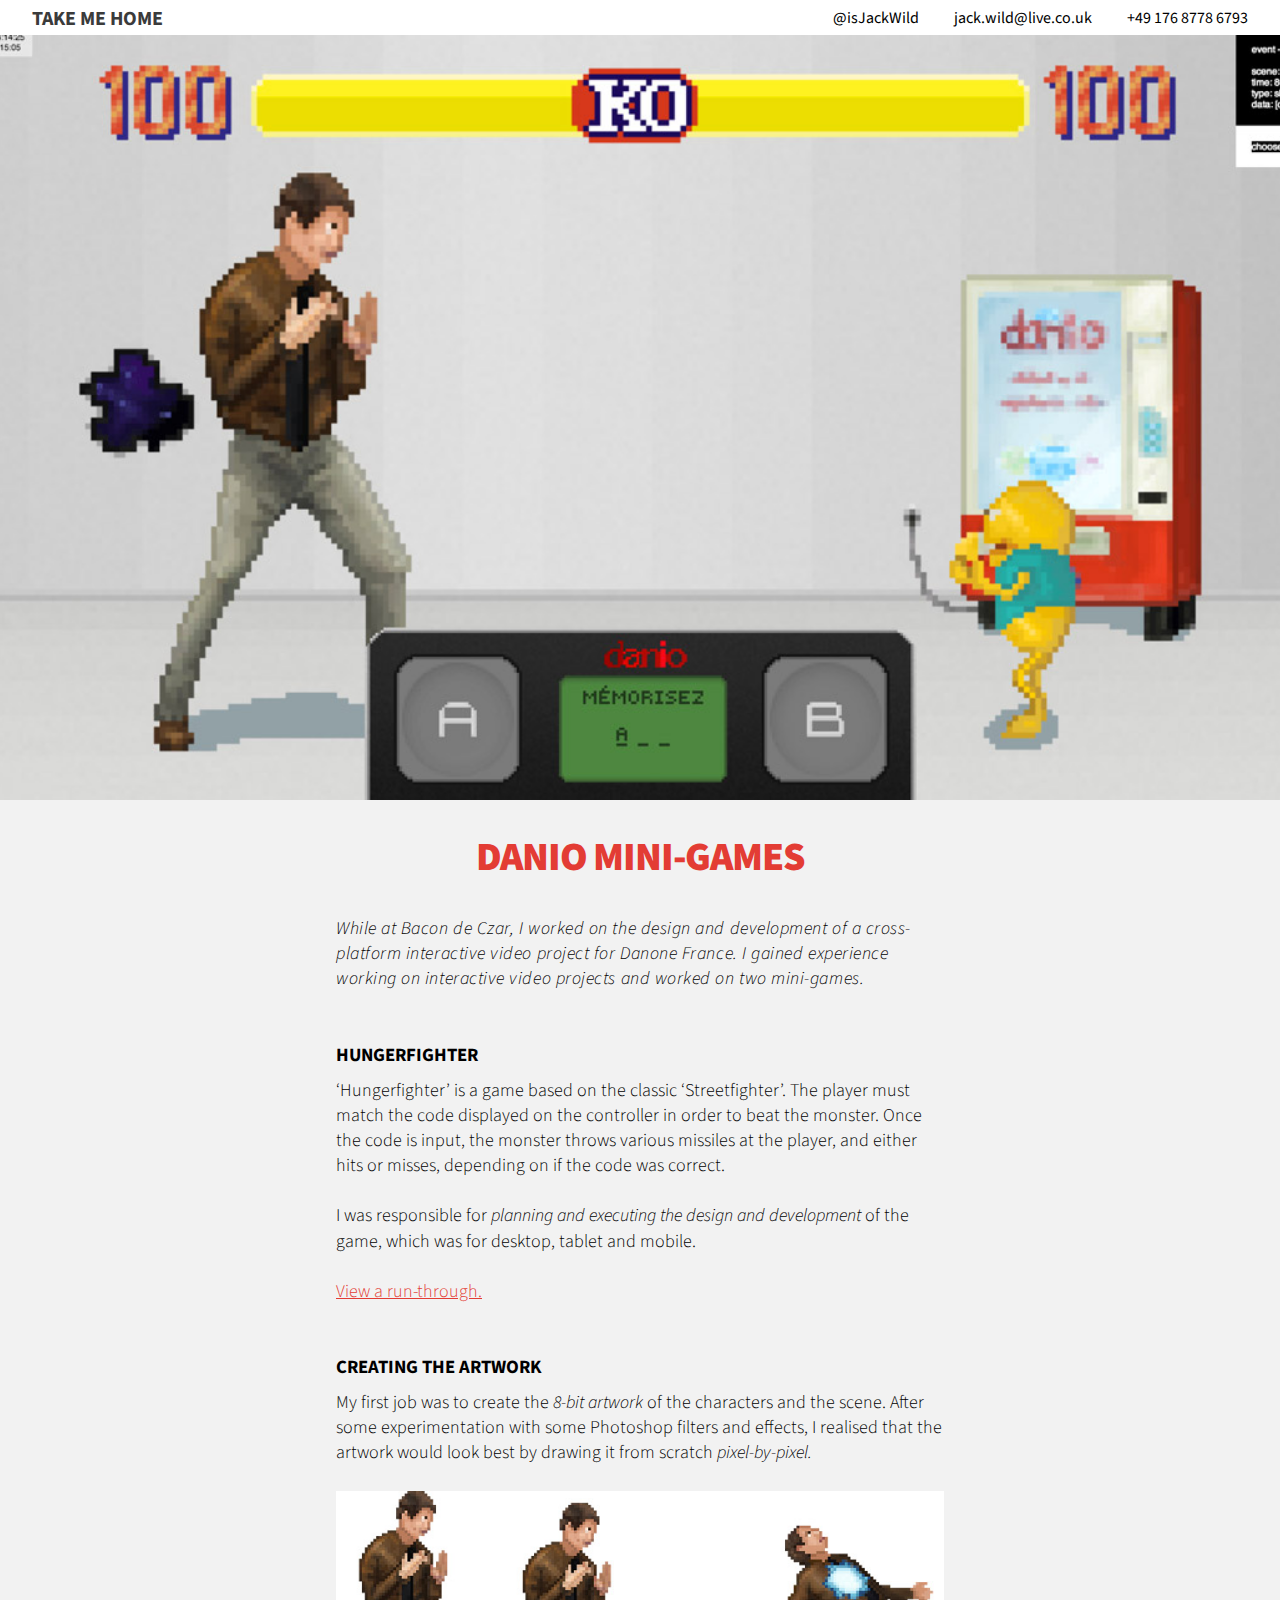
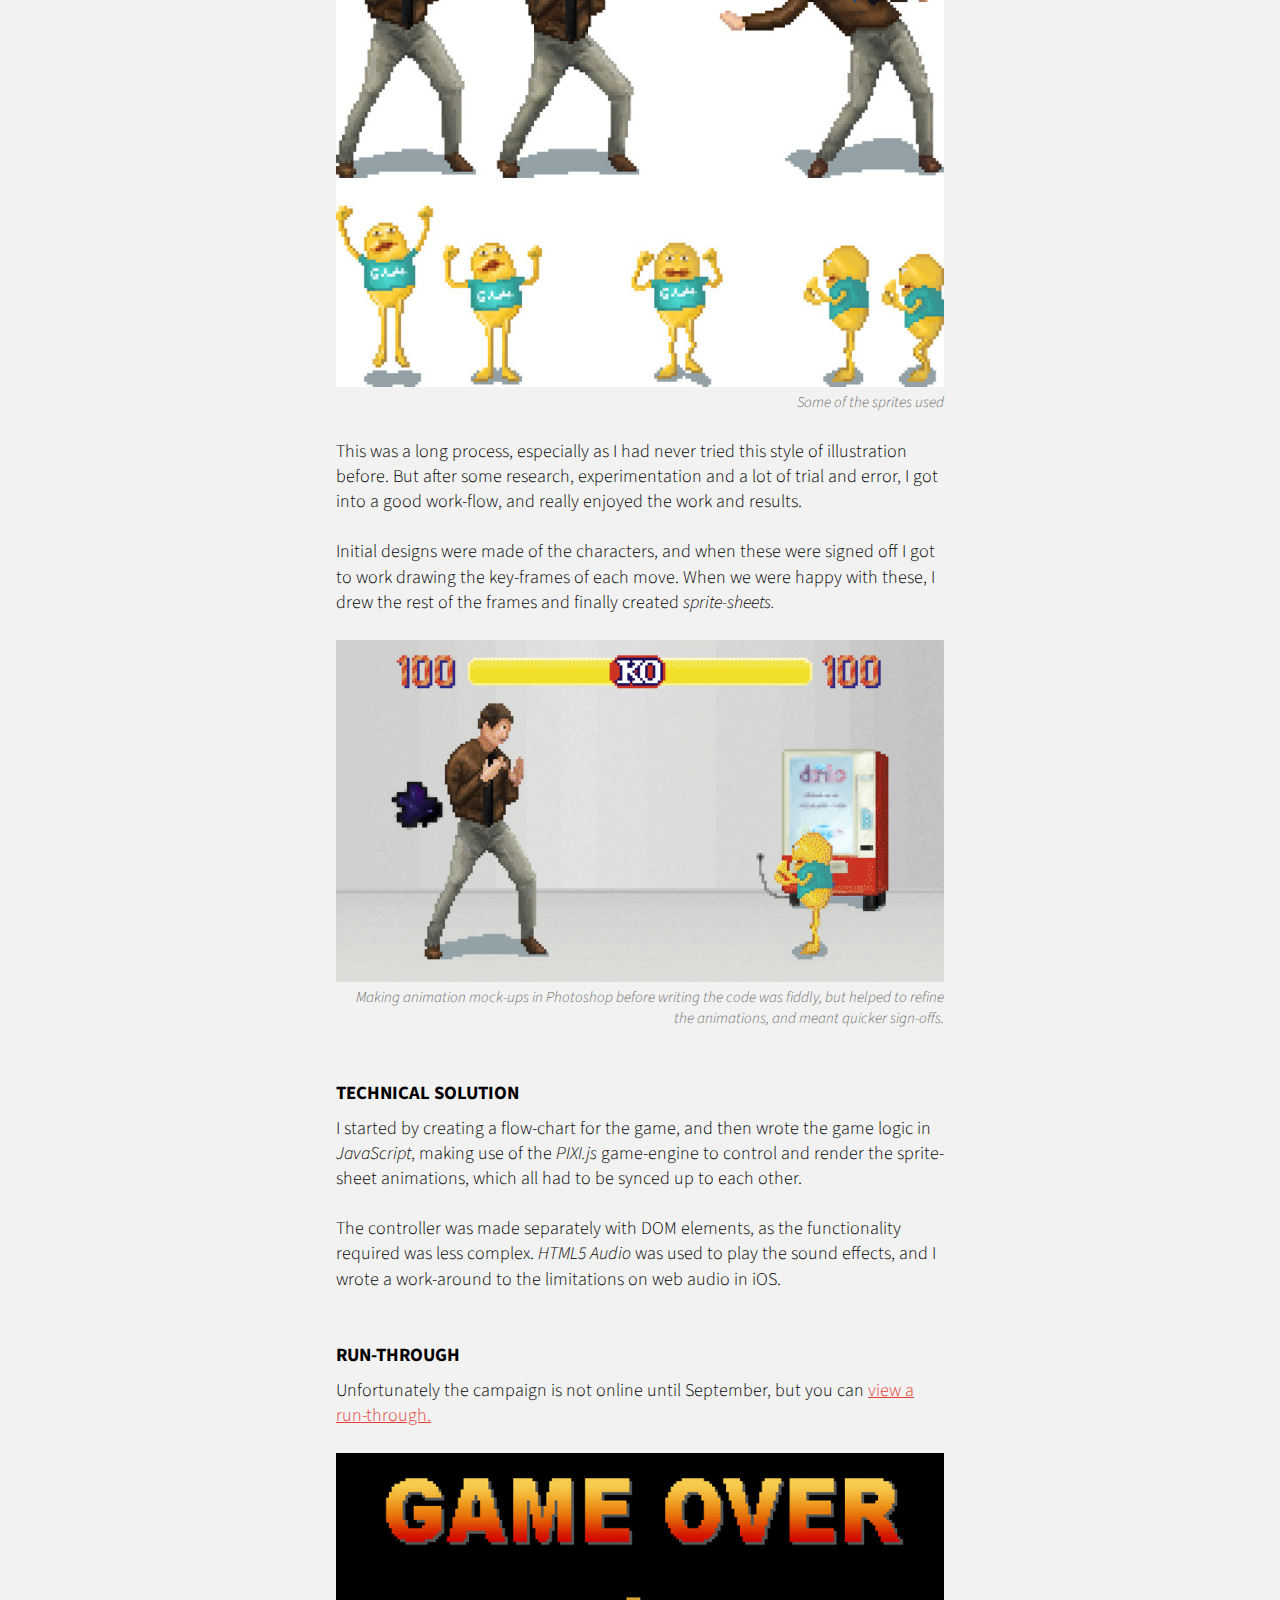
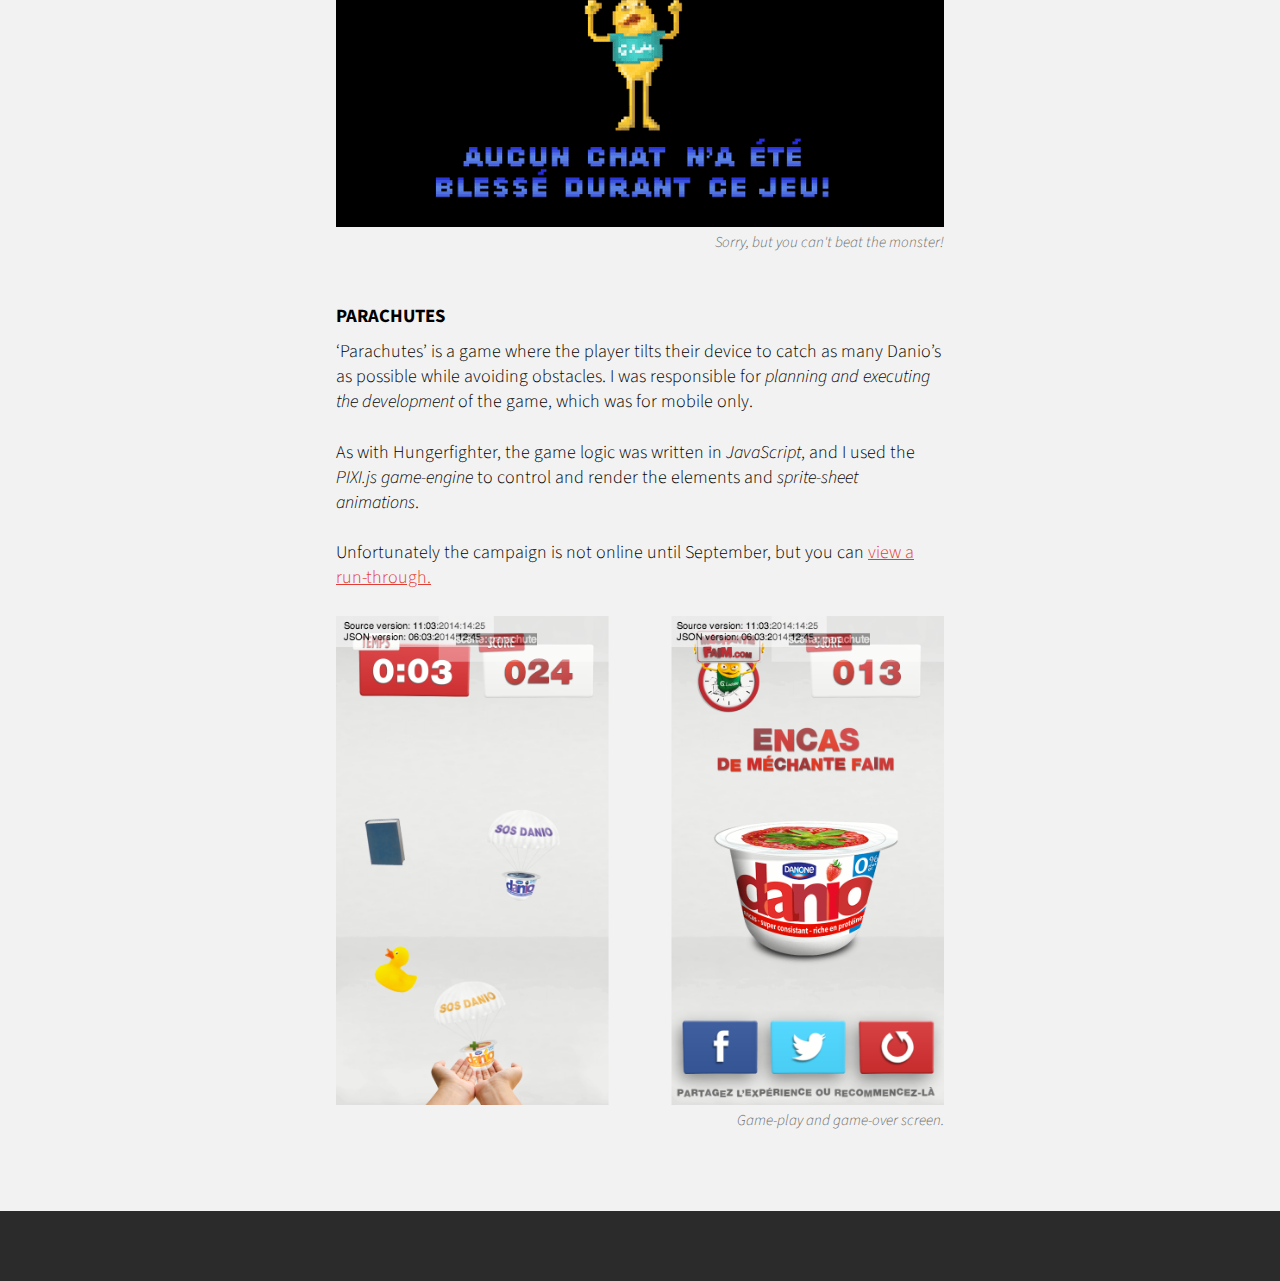
<file: danio.html>
<html lang="en" id="overview">
    
    <head>
        <title>IS JACK WILD?</title>
        <link rel="stylesheet" type="text/css" href="style.css">
        <meta http-equiv="Content-Type" content="text/html; charset=utf-8">
        <meta name="viewport" content="width=device-width, initial-scale=1">
        <meta name="robots" content="noindex"/>
        <link rel="shortcut icon" href="images/fav.ico" type="image/x-icon" />
<!--         <link href='http://fonts.googleapis.com/css?family=Roboto+Condensed:700' rel='stylesheet' type='text/css'>
        <link href='http://fonts.googleapis.com/css?family=Open+Sans:300italic,400italic,600italic,700italic,800italic,400,300,600,800,700' rel='stylesheet' type='text/css'> -->
        <link href='http://fonts.googleapis.com/css?family=Source+Sans+Pro:200,300,400,600,700,900,200italic,300italic,400italic,600italic,700italic,900italic' rel='stylesheet' type='text/css'>
        <script src="tracking.js" type="text/javascript"></script>
        <script type="text/javascript">

          document.ready = function(){
            alert("This case is still private. Please do not share without permission.")
          }

        </script>
    </head>


<body>

<div id="menu">
  <a href="http://www.isjackwild.com/"><h6>Take me home</h6></a>
  <ul id="links">
    <a href='http://www.twitter.com/isjackwild' target="blank"><li>@isJackWild</li></a>
    <a href='mailto:jack.wild@live.co.uk'><li>jack.wild@live.co.uk</li></a>
    <a href='http://conferencecall.biz/' target="blank"><li>+49 176 8778 6793</li></a>
  </ul>
</div>


  <div id="coverPic" class="danioCover">
    <div class="coverImageLoader"><h4 id="spinQuestion" class="hidden">?</h4></div>
  </div>


<div class="wrapper duck">
      <h1>DANIO MINI-GAMES</h1>
      <p class="intro">
        While at Bacon de Czar, I worked on the design and development of a cross-platform interactive video project for Danone France. I gained experience working on interactive video projects and worked on two mini-games.
      </p>

      <h3>HUNGERFIGHTER</h3>
      <p>  
      ‘Hungerfighter’ is a game based on the classic ‘Streetfighter’. The player must match the code displayed on the controller in order to beat the monster. Once the code is input, the monster throws various missiles at the player, and either hits or misses, depending on if the code was correct.
      </p>
      <p>
        I was responsible for <i>planning and executing the design and development</i> of the game, which was for desktop, tablet and mobile.
      </p>
      <p>
        <a href="http://goo.gl/qXHGyv" target="blank">View a run-through.</a>
      </p>
      <h3>CREATING THE ARTWORK</h3>
      <p>
        My first job was to create the <i>8-bit artwork</i> of the characters and the scene. After some experimentation with some Photoshop filters and effects, I realised that the artwork would look best by drawing it from scratch <i>pixel-by-pixel.</i>
      </p>
      <div class="imageWrapper"><img src="images/danio_sprites.jpg"></div>
      <p class="caption">Some of the sprites used</p>
      <p>
        This was a long process, especially as I had never tried this style of illustration before. But after some research, experimentation and a lot of trial and error, I got into a good work-flow, and really enjoyed the work and results.
      </p>
      <p>
        Initial designs were made of the characters, and when these were signed off I got to work drawing the key-frames of each move. When we were happy with these, I drew the rest of the frames and finally created <i>sprite-sheets.</i>
      </p>
      <div class="imageWrapper"><img src="images/streetfighter_animation.gif"></div>
      <p class="caption">Making animation mock-ups in Photoshop before writing the code was fiddly, but helped to refine the animations, and meant quicker sign-offs.</p>
      <h3>TECHNICAL SOLUTION</h3>
      <p>
        I started by creating a flow-chart for the game, and then wrote the game logic in <i>JavaScript</i>, making use of the <i>PIXI.js</i> game-engine to control and render the sprite-sheet animations, which all had to be synced up to each other.
      </p>
      <p>
        The controller was made separately with DOM elements, as the functionality required was less complex. <i>HTML5 Audio</i> was used to play the sound effects, and I wrote a work-around to the limitations on web audio in iOS.
      </p>

       <h3>RUN-THROUGH</h3>
      <p>
        Unfortunately the campaign is not online until September, but you can <a href="http://goo.gl/qXHGyv" target="blank">view a run-through.</a>
      </p>
      
      <div class="imageWrapper"><img src="images/danio_gameOver.gif"></div>
      <p class="caption">Sorry, but you can't beat the monster!</p>
      <h3>PARACHUTES</h3>
      <p>
        ‘Parachutes’ is a game where the player tilts their device to catch as many Danio’s as possible while avoiding obstacles. I was responsible for <i>planning and executing the development</i> of the game, which was for mobile only.
      </p>
      <p>
        As with Hungerfighter, the game logic was written in <i>JavaScript</i>, and I used the <i>PIXI.js game-engine</i> to control and render the elements and <i>sprite-sheet animations</i>.
      </p>
      <p>
        Unfortunately the campaign is not online until September, but you can <a href="http://goo.gl/JAc83t" target="blank">view a run-through.</a>
      </p>
      <div class="imageWrapper"><img src="images/danio_parachutes.png"></div>
      <p class="caption">Game-play and game-over screen.</p>
</div>



</div>
  <div id="footer">
    <div id="footerWrap">
        <p class='left'>
          <span id='leftQuote'></span>
        </p>
        <p class="right">
          <span id='rightQuote'></span>
        </p>
     </div>
  </div>



<script src="modernizr.custom.60212.js"></script>
<script src="jquery-2.0.0.min.js"></script>
<script src="ijw.js" type="text/javascript"></script>
</body>
</html>
</file>
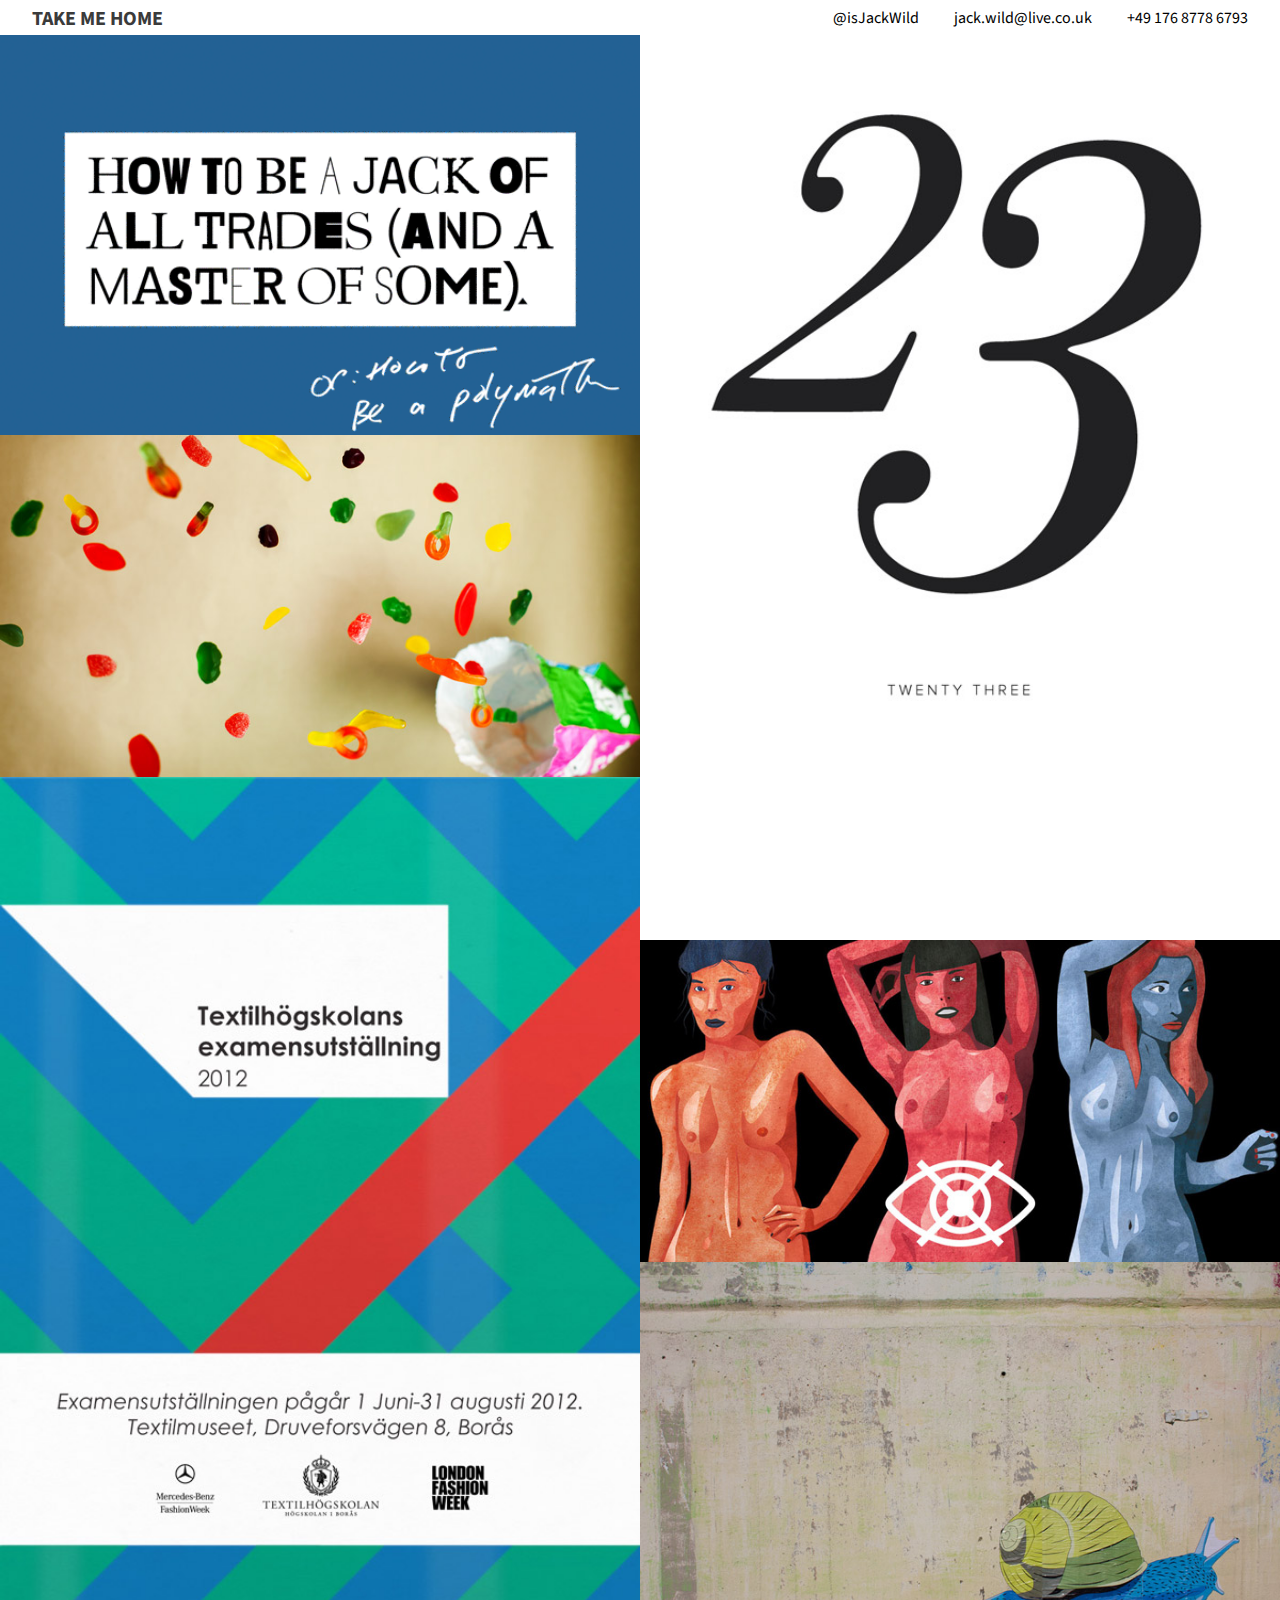
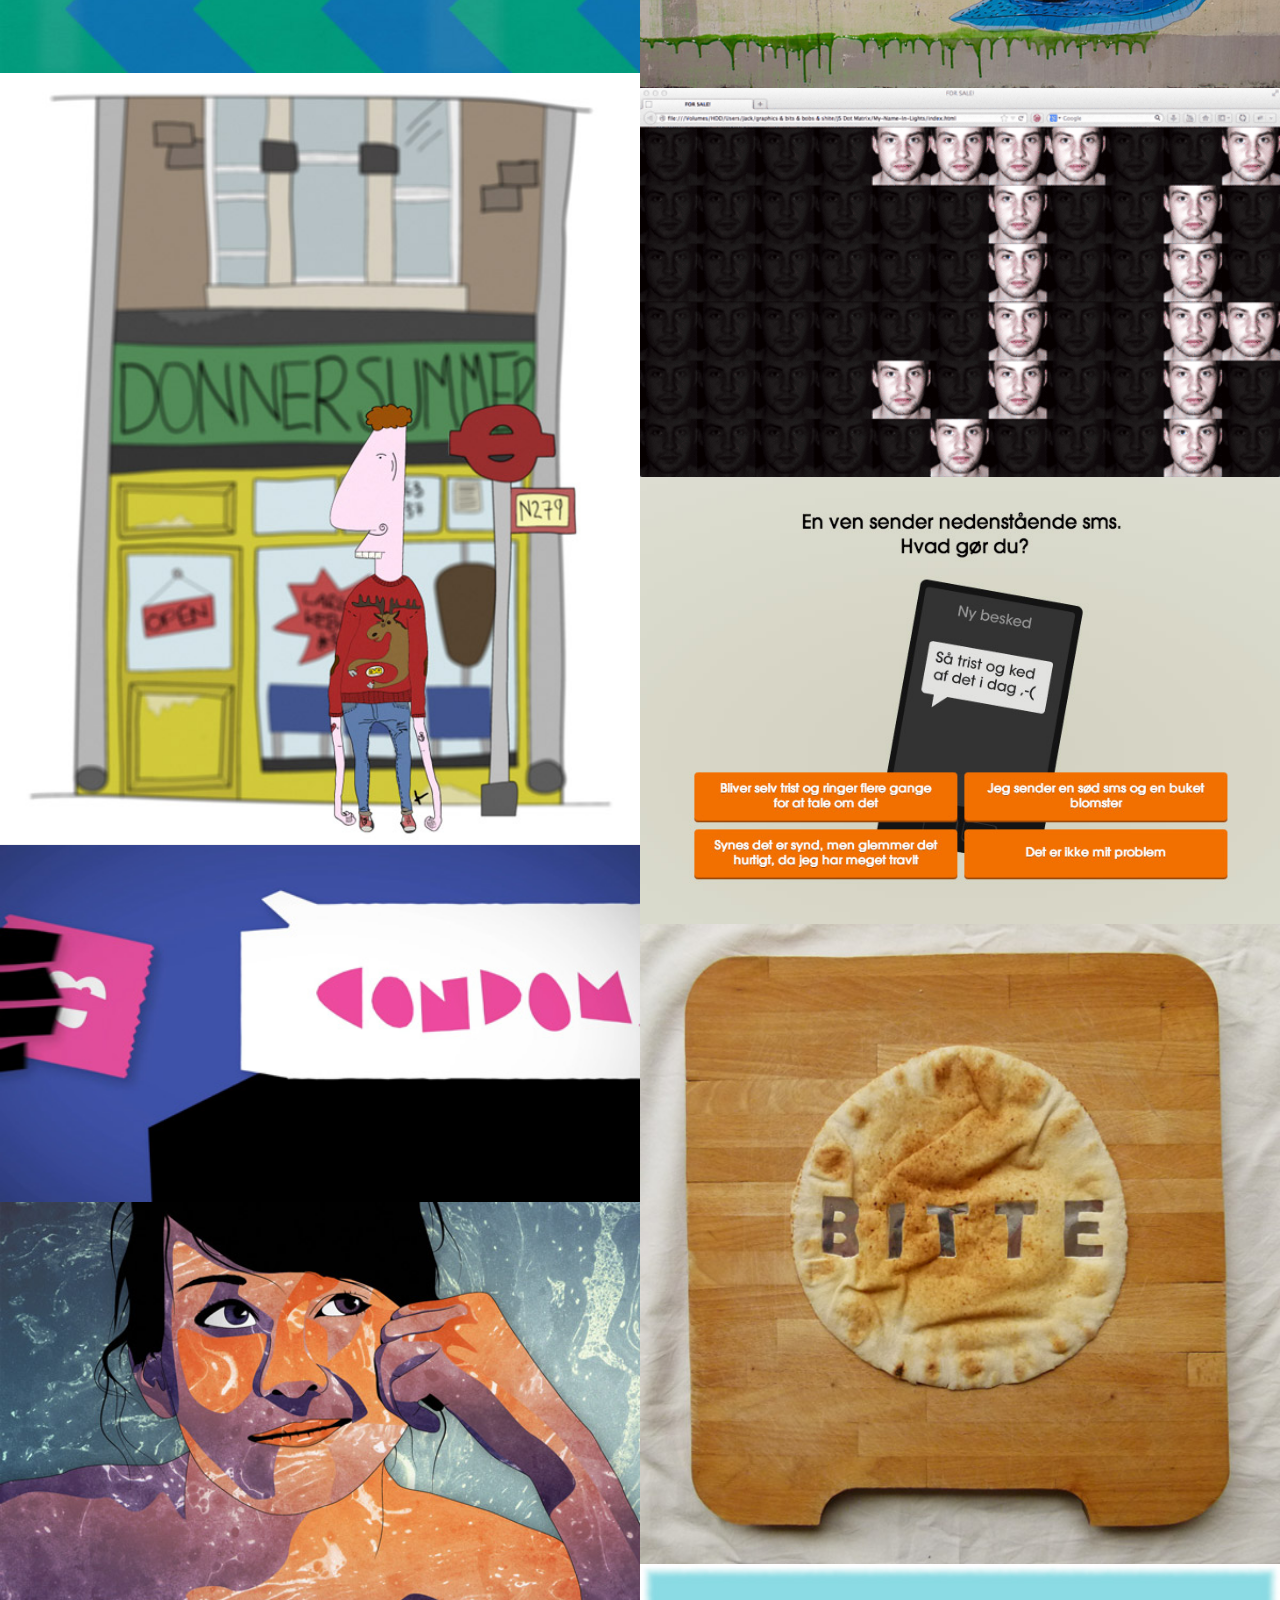
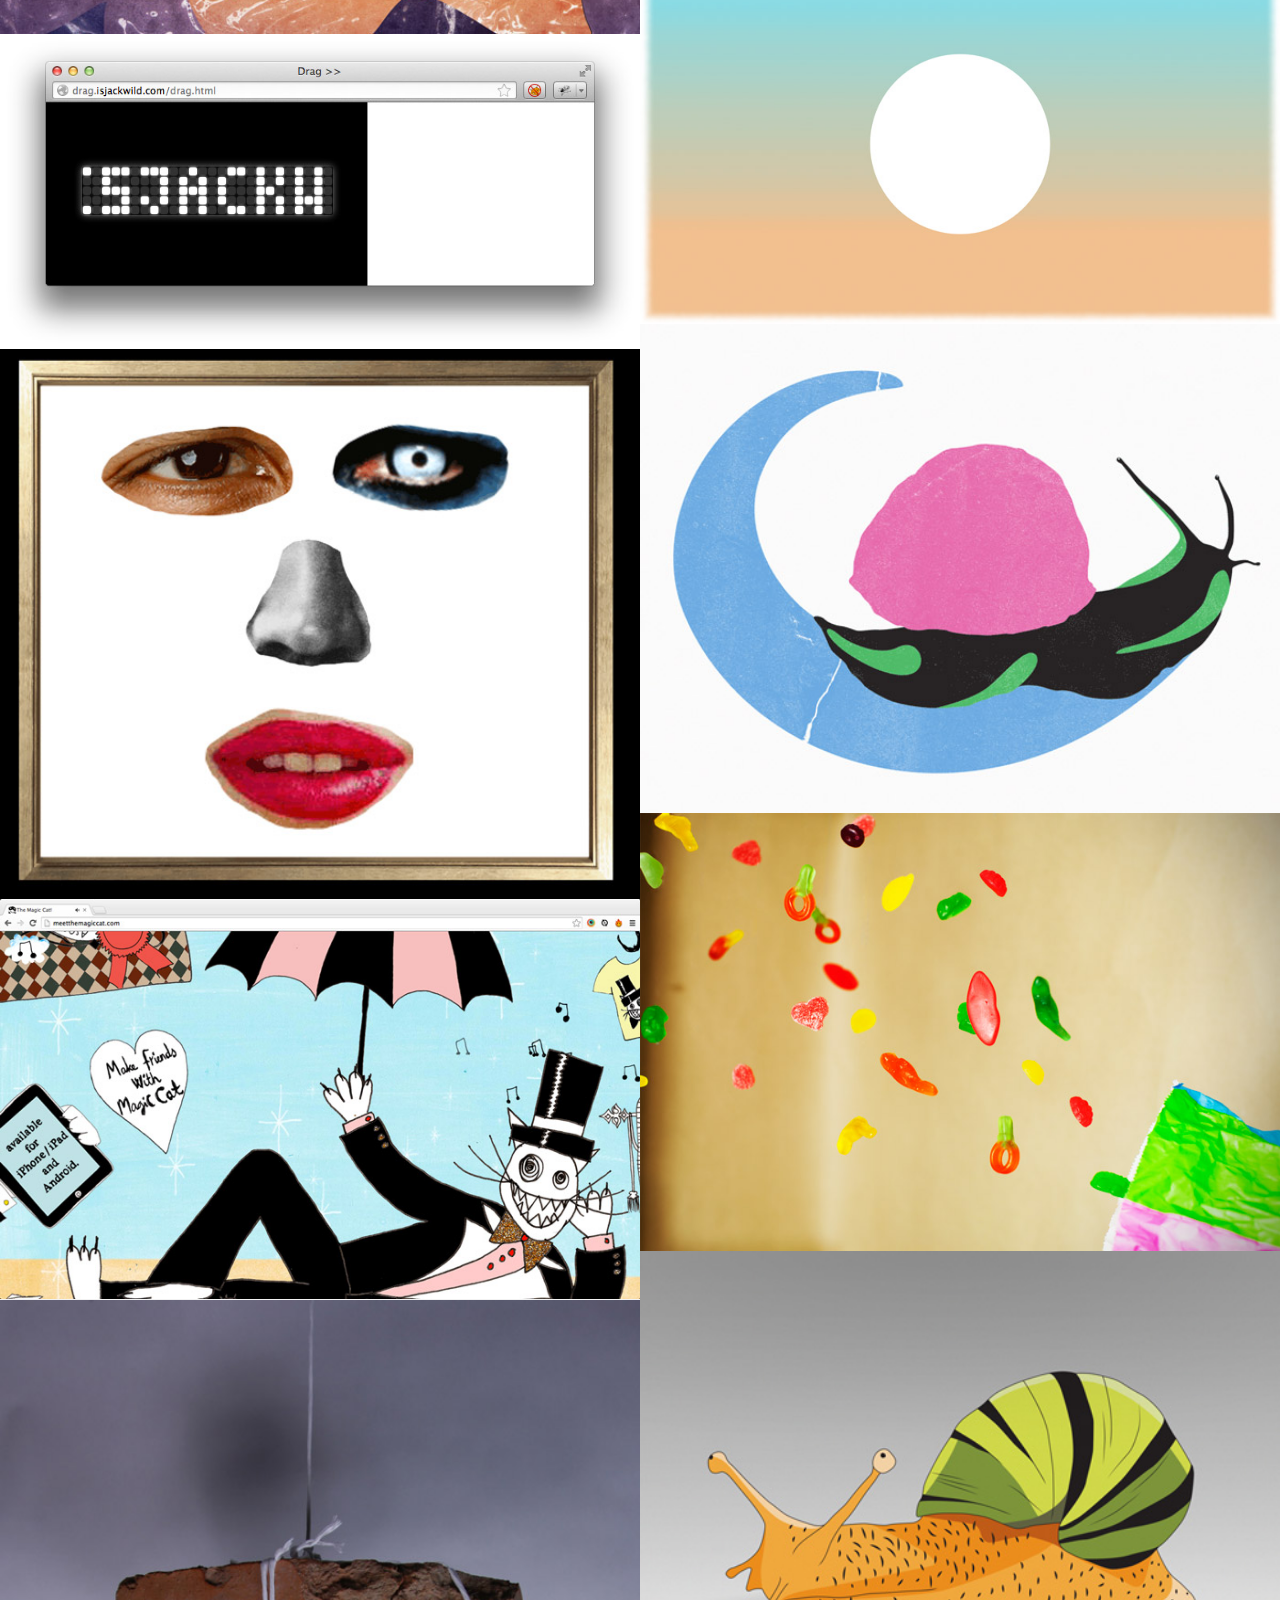
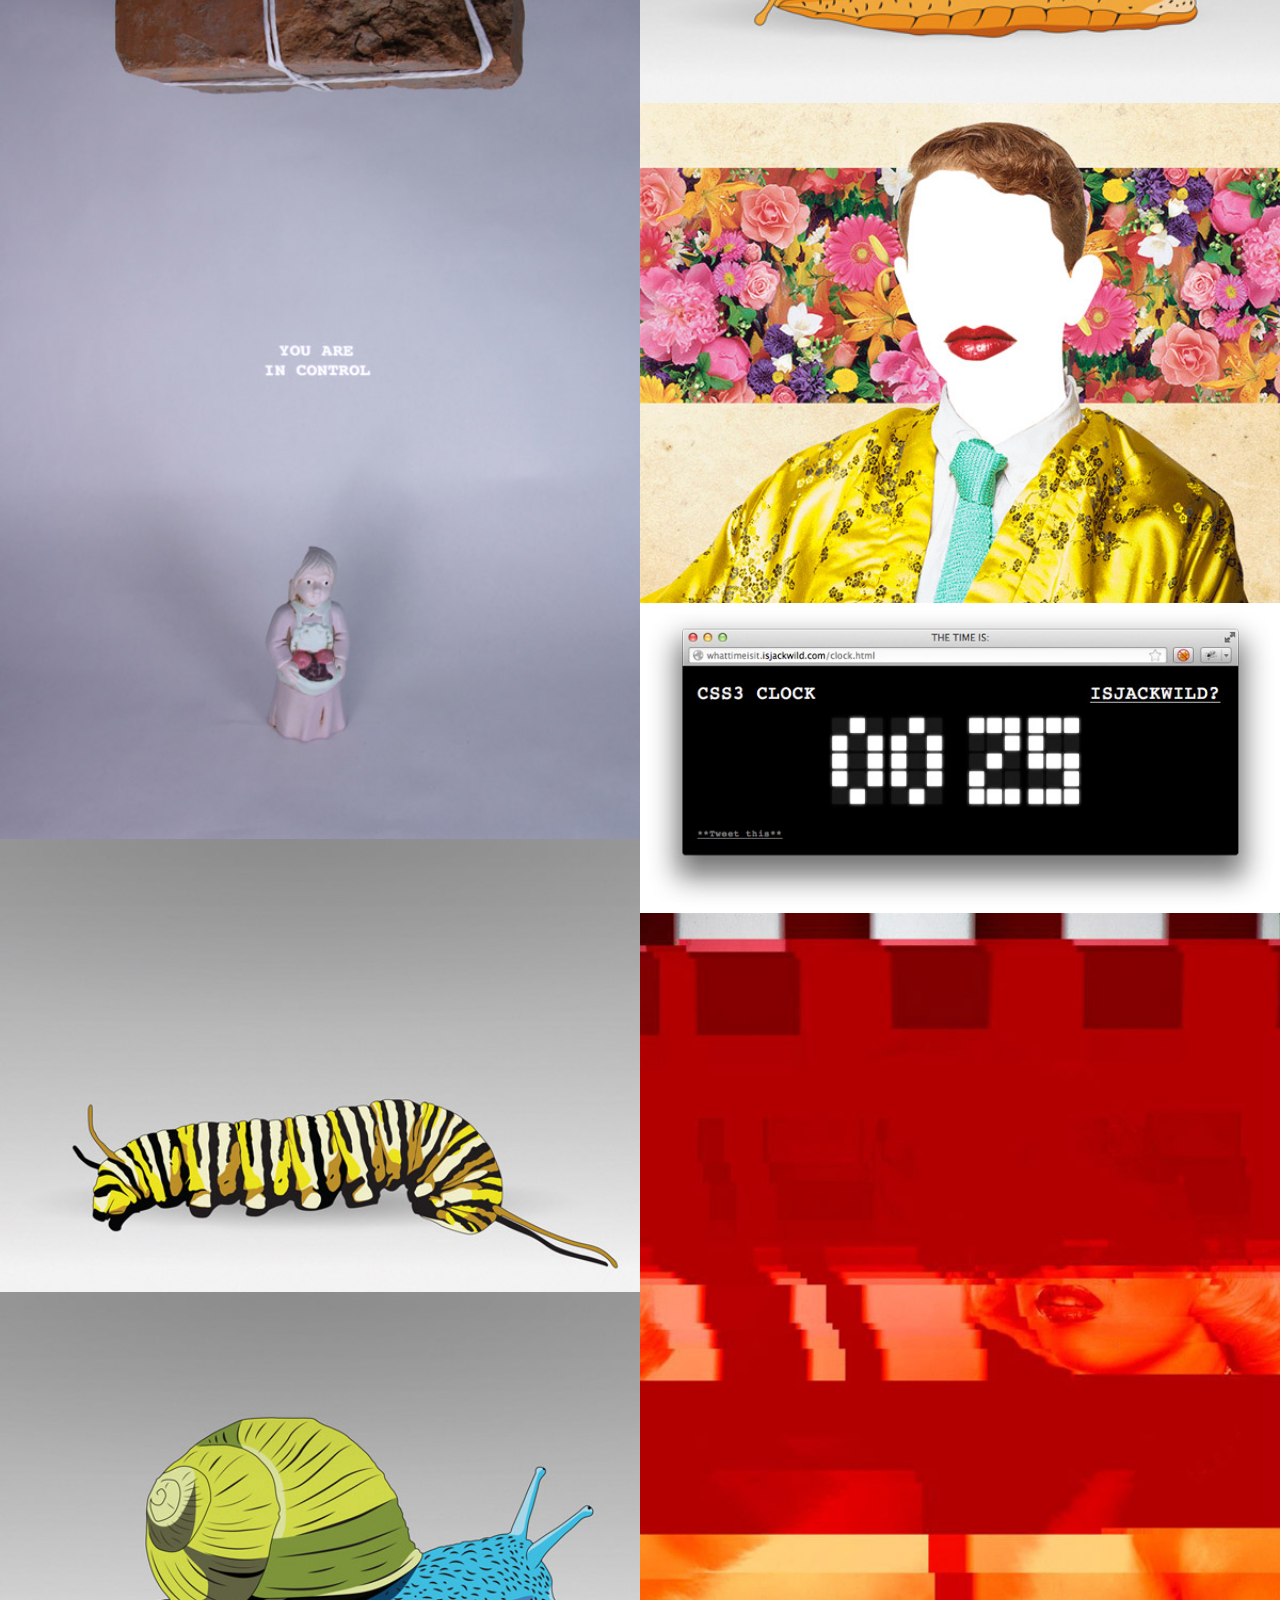
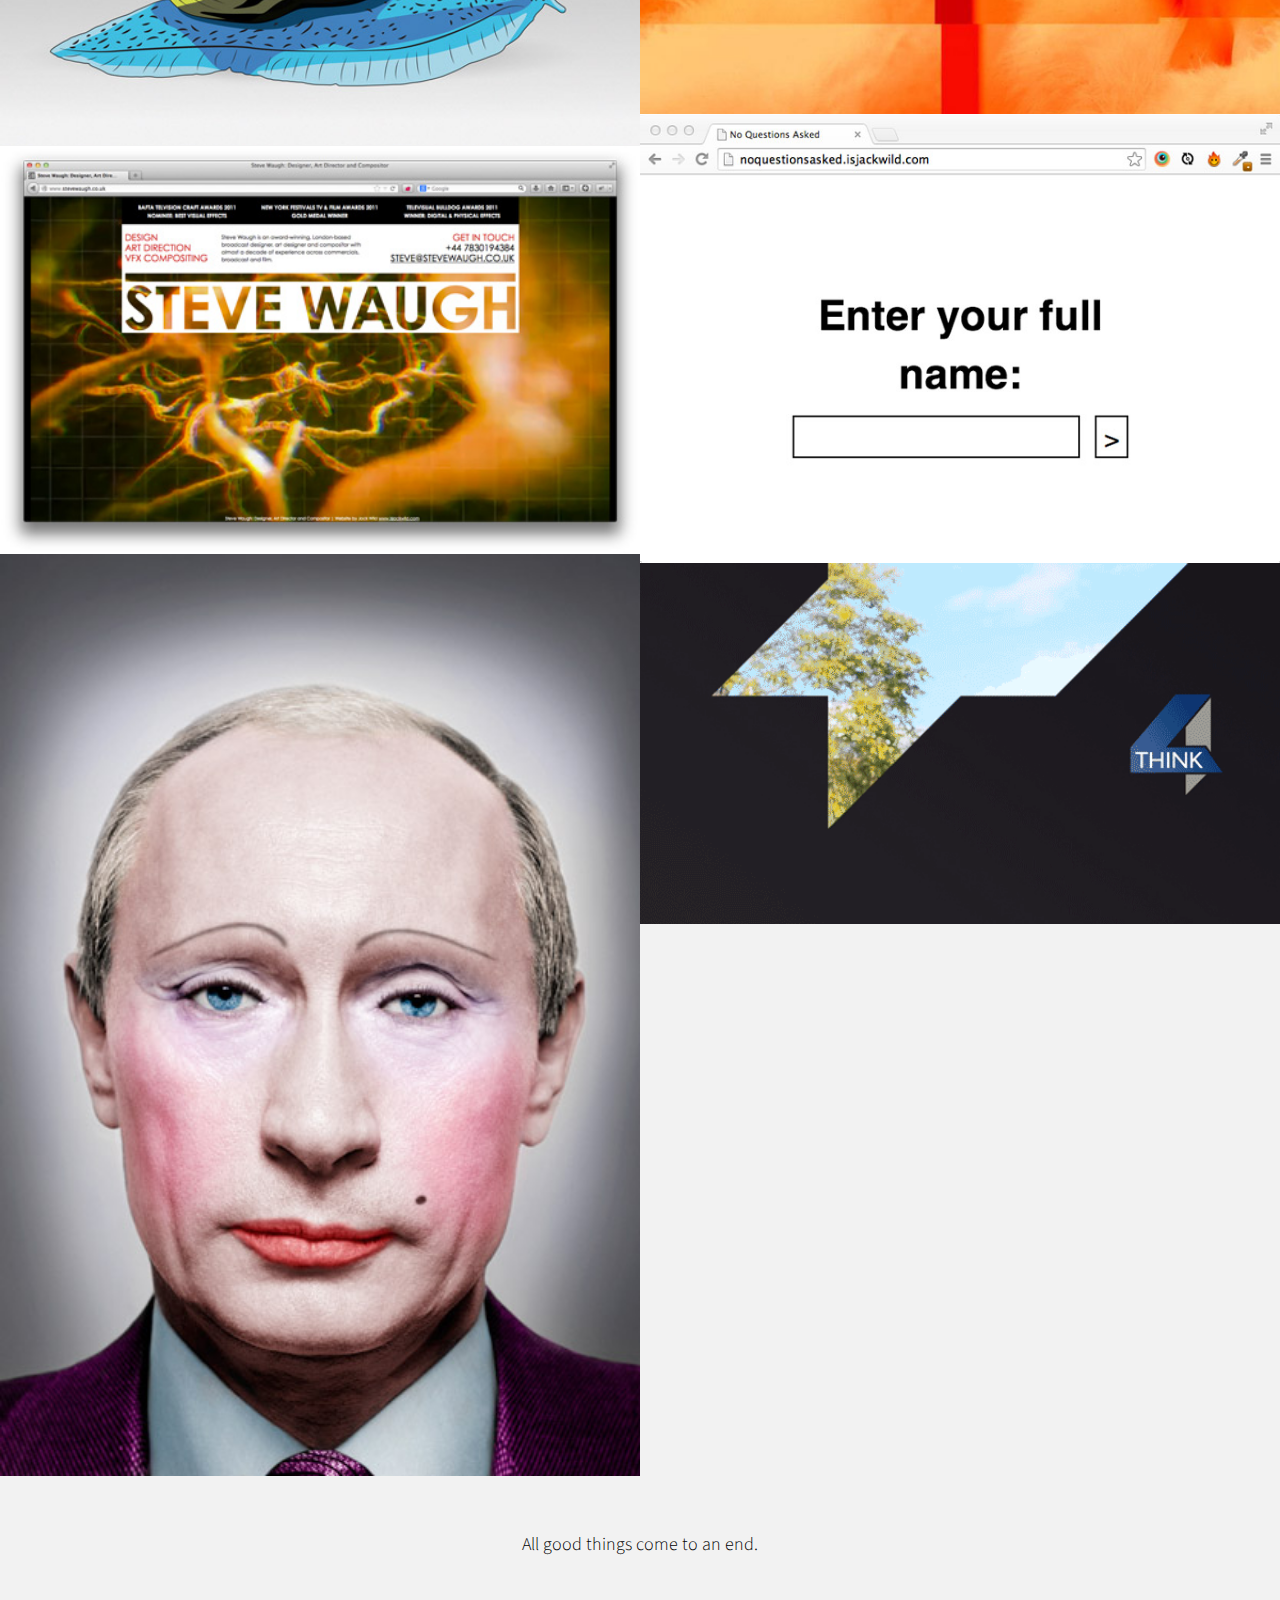
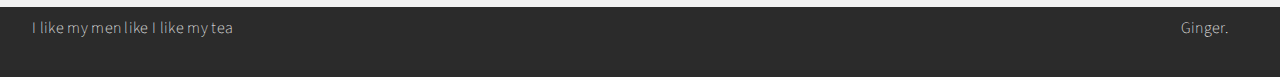
<file: hodge.html>
<html lang="en" id="overview">
    
    <head>
        <title>IS JACK WILD?</title>
        <link rel="stylesheet" type="text/css" href="style.css">
        <meta http-equiv="Content-Type" content="text/html; charset=utf-8">
        <meta name="viewport" content="width=device-width, initial-scale=1">
        <link rel="shortcut icon" href="images/fav.ico" type="image/x-icon" />
<!--         <link href='http://fonts.googleapis.com/css?family=Roboto+Condensed:700' rel='stylesheet' type='text/css'>
        <link href='http://fonts.googleapis.com/css?family=Open+Sans:300italic,400italic,600italic,700italic,800italic,400,300,600,800,700' rel='stylesheet' type='text/css'> -->
        <link href='http://fonts.googleapis.com/css?family=Source+Sans+Pro:200,300,400,600,700,900,200italic,300italic,400italic,600italic,700italic,900italic' rel='stylesheet' type='text/css'>
        <script src="tracking.js" type="text/javascript"></script>
    </head>


<body class="home">

<div id="menu">
  <a href="http://www.isjackwild.com/"><h6>Take me home</h6></a>
  <ul id="links">
    <a href='http://www.twitter.com/isjackwild' target="blank"><li>@isJackWild</li></a>
    <a href='mailto:jack.wild@live.co.uk'><li>jack.wild@live.co.uk</li></a>
    <a href='http://conferencecall.biz/' target="blank"><li>+49 176 8778 6793</li></a>
  </ul>
</div>

<div id="hodgeLoader">
    <div class="coverImageLoader"><h4 id="spinQuestion" class="hidden">?</h4></div>
</div>

<div id='hodgePodge' class='hidden'>

  <a href="pdf/joatmos.pdf" target="blank">
  <div class="projectTile">
     <img class = 'hodgeimg' src = 'images/hodge/alltrades.gif' alt="Hodge Image">
    <div class="projectHoverBg"></div>
    <div class="aboutProject">
      <h2><i>Link:</i> Slides for a talk I gave about how to be ‘a Jack of all trades, and a master of some’ (Late 2013)</h2>
    </div>
  </div>
  </a>



  <div class="projectTile">
    <img class = 'hodgeimg' src = 'images/hodge/typeface.jpg' alt="Hodge Image">
    <div class="projectHoverBg"></div>
    <div class="aboutProject">
      <h2>Type(face)  (Early 2013)</h2>
    </div>
  </div>

  <div class="projectTile">
      <img class = 'hodgeimg' src = 'images/hodge/sweets1.jpg' alt="Hodge Image">
    <div class="projectHoverBg"></div>
    <div class="aboutProject">
      <h2>Hey Sweetie, give Mamma some sugar (2012)</h2>
    </div>
  </div>

  <div class="projectTile">
     <img class = 'hodgeimg' src = 'images/hodge/textiles.jpg' alt="Hodge Image">
    <div class="projectHoverBg"></div>
    <div class="aboutProject">
      <h2>Poster design for a competition which I didn't win. (But I'm never one to be a sore loser)  (2012)</h2>
    </div>
  </div>

  <a href="http://peepshow.isjackwild.com" target="blank">
  <div class="projectTile">
    <img class = 'hodgeimg' src = 'images/hodge/peepshow.jpg' alt="Hodge Image">
    <div class="projectHoverBg"></div>
    <div class="aboutProject">
      <h2><i>Link:</i> Peepshow is an interactive illustration using facial-recognition where the full picture is only revealed when you're not looking. (Late 2013)</h2>
    </div>
  </div>
  </a>

  <a href="http://vimeo.com/42159084" target="blank">
  <div class="projectTile">
    <img class = 'hodgeimg' src = 'images/hodge/snailpasteup.jpg' alt="Hodge Image">
    <div class="projectHoverBg"></div>
    <div class="aboutProject">
      <h2><i>Link:</i> Snail paste-up in Stockholm  (2012)</h2>
    </div>
  </div>
  </a>

  <div class="projectTile">
      <img class = 'hodgeimg' src = 'images/hodge/donner.jpg' alt="Hodge Image">
    <div class="projectHoverBg"></div>
    <div class="aboutProject">
      <h2>If Donna Summer's life had taken a drasticly different track  (2011)</h2>
    </div>
  </div>
 
  <a href="http://forsale.isjackwild.com" target="blank">
  <div class="projectTile">
    <img class = 'hodgeimg' src = 'images/hodge/forsale.gif' alt="Hodge Image">
    <div class="projectHoverBg"></div>
    <div class="aboutProject">
      <h2><i>Link:</i> A self-portrait for the internet age (with information from my Facebook)  (Early 2014)</h2>
    </div>
  </div>
  </a>

  <a href="http://test.projektpotentiale.dk/" target="blank">
  <div class="projectTile">
    <img class = 'hodgeimg' src = 'images/hodge/ase.jpg' alt="Hodge Image">
    <div class="projectHoverBg"></div>
    <div class="aboutProject">
      <h2><i>Link:</i> I helped to impliment playful CSS+SVG animations for a Danish pensions company test. (My favourite: the bubbles in the champagne!) (Late 2013)</h2>
    </div>
  </div>
  </a>

  
  <a href="http://vimeo.com/32466886" target="blank">
  <div class="projectTile">
    <img class = 'hodgeimg' src = 'images/hodge/condom.jpg' alt="Hodge Image">
    <div class="projectHoverBg"></div>
    <div class="aboutProject">
      <h2><i>Link:</i> An animation about a condom who's always used but never loved :-( (2011)</h2>
    </div>
  </div>
  </a>

  <div class="projectTile">
    <img class = 'hodgeimg' src = 'images/hodge/pitta.jpg' alt="Hodge Image">
    <div class="projectHoverBg"></div>
    <div class="aboutProject">
      <h2>Ich hätte gern, ein... (2013)</h2>
    </div>
  </div>

  <div class="projectTile">
    <img class = 'hodgeimg' src = 'images/hodge/katie.jpg' alt="Hodge Image">
    <div class="projectHoverBg"></div>
    <div class="aboutProject">
      <h2>Illustration I did of one of my favourite people in the world (2011)</h2>
    </div>
  </div>

  <a href="http://love-sunrise-love-lie-ins.isjackwild.com" target="blank">
  <div class="projectTile">
     <img class = 'hodgeimg' src = 'images/hodge/sunrise_bluepeach.jpg' alt="Hodge Image">
    <div class="projectHoverBg"></div>
    <div class="aboutProject">
      <h2><i>Link:</i> Have a beautiful sunrise any time of day with my Sunrise Generator (Late 2013)</h2>
    </div>
  </div>
  </a>
  
  <a href="http://drag.isjackwild.com" target="blank">
  <div class="projectTile">
    <img class = 'hodgeimg' src = 'images/hodge/dotmatrix.jpg' alt="Hodge Image">
    <div class="projectHoverBg"></div>
    <div class="aboutProject">
      <h2><i>Link:</i> Using CSS Media queries to make a scrolling dot-matrix display (2012)</h2>
    </div>
  </div>
  </a>

  <div class="projectTile">
    <img class = 'hodgeimg' src = 'images/hodge/snail2.jpg' alt="Hodge Image">
    <div class="projectHoverBg"></div>
    <div class="aboutProject">
      <h2>I have a bit of a thing for snails, they're fun to draw (Early 2013)</h2>
    </div>
  </div>

<!--   <div class="projectTile">
    <img class = 'hodgeimg' src = 'images/hodge/drill.jpg' alt="Hodge Image">
    <div class="projectHoverBg"></div>
    <div class="aboutProject">
      <h2>Drill vs drill</h2>
    </div>
  </div> -->

  <a href="http://faceit.isjackwild.com" target="blank">
  <div class="projectTile">
    <img class = 'hodgeimg' src = 'images/hodge/face.jpg' alt="Hodge Image">  
    <div class="projectHoverBg"></div>
    <div class="aboutProject">
      <h2><i>Link:</i> Super-advanced face-generating algorhythm (2012)</h2>
    </div>
  </div>
  </a>

  <div class="projectTile">
    <img class = 'hodgeimg' src = 'images/hodge/sweets2.jpg' alt="Hodge Image">
    <div class="projectHoverBg"></div>
    <div class="aboutProject">
      <h2>More sweets (2012)</h2>
    </div>
  </div>

  <a href="http://www.meetthemagiccat.com" target="blank">
  <div class="projectTile">
      <img class = 'hodgeimg' src = 'images/hodge/magiccat.jpg' alt="Hodge Image">
    <div class="projectHoverBg"></div>
    <div class="aboutProject">
      <h2><i>Link:</i> Super-click-and-fun with everyone's favourite feline 'The Magic Cat'. (Make sure to catch both the 'day' and 'night' modes) (Late 2013)</h2>
    </div>
  </div>
  </a>
  
  <div class="projectTile">
    <img class = 'hodgeimg' src = 'images/hodge/snail1.jpg' alt="Hodge Image">
    <div class="projectHoverBg"></div>
    <div class="aboutProject">
      <h2>A recurring theme... (2012)</h2>
    </div>
  </div>

  <a href="http://youareincontrol.isjackwild.com" target="blank">
  <div class="projectTile">
    <img class = 'hodgeimg' src = 'images/hodge/control.jpg' alt="Hodge Image">
    <div class="projectHoverBg"></div>
    <div class="aboutProject">
      <h2><i>Link:</i> The illusion of being in control (Early 2013)</h2>
    </div>
  </div>
  </a>
  
  <div class="projectTile">
      <img class = 'hodgeimg' src = 'images/hodge/alexandergeist.jpg' alt="Hodge Image">
    <div class="projectHoverBg"></div>
    <div class="aboutProject">
      <h2>The one and only 'Alexander Geist' (Mid 2013)</h2>
    </div>
  </div>
  
  <a href="http://whattimeisit.isjackwild.com" target="blank">
  <div class="projectTile">
      <img class = 'hodgeimg' src = 'images/hodge/cssclock.jpg' alt="Hodge Image">
    <div class="projectHoverBg"></div>
    <div class="aboutProject">
      <h2><i>Link:</i> Media-query clock (an over-complicated way of telling the time) (2012)</h2>
    </div>
  </div>
  </a>

  <div class="projectTile">
      <img class = 'hodgeimg' src = 'images/hodge/catterpillar.jpg' alt="Hodge Image">
    <div class="projectHoverBg"></div>
    <div class="aboutProject">
      <h2>Caterpillars are also pretty fun to draw (2012)</h2>
    </div>
  </div>

  <div class="projectTile">
      <img class = 'hodgeimg' src = 'images/hodge/monroe.jpg' alt="Hodge Image">
    <div class="projectHoverBg"></div>
    <div class="aboutProject">
      <h2>Marilyn with quotes from her films inserted into the source code. (Early 2014)</h2>
    </div>
  </div>

   <div class="projectTile">
    <img class = 'hodgeimg' src = 'images/hodge/snail.jpg' alt="Hodge Image">
    <div class="projectHoverBg"></div>
    <div class="aboutProject">
      <h2>I need a new hobby (2012)</h2>
    </div>
  </div>

  <a href="http://noquestionsasked.isjackwild.com" target="blank">
  <div class="projectTile">
      <img class = 'hodgeimg' src = 'images/hodge/noquestionsasked.jpg' alt="Hodge Image">
    <div class="projectHoverBg"></div>
    <div class="aboutProject">
      <h2><i>Link:</i> No questions asked... (2012)</h2>
    </div>
  </div>
  </a>

  <a href="http://www.stevewaugh.co.uk" target="blank">
  <div class="projectTile">
      <img class = 'hodgeimg' src = 'images/hodge/sw.jpg' alt="Hodge Image">
    <div class="projectHoverBg"></div>
    <div class="aboutProject">
      <h2><i>Link:</i> Website for the very talented Steve Waugh (2011)</h2>
    </div>
  </div>
  </a>

  <div class="projectTile">
      <img class = 'hodgeimg' src = 'images/hodge/putin.jpg' alt="Hodge Image">
    <div class="projectHoverBg"></div>
    <div class="aboutProject">
      <h2>Putin in an alternate universe. (Early 2013)</h2>
    </div>
  </div>

  <a href="http://vimeo.com/37904089" target="blank">
  <div class="projectTile">
      <img class = 'hodgeimg' src = 'images/hodge/think4bumper.gif' alt="Hodge Image">
    <div class="projectHoverBg"></div>
    <div class="aboutProject">
      <h2><i>Link:</i> Motion idents and logo for a D&AD Student Best of Year winning entry I worked on (2012)</h2>
    </div>
  </div>
  </a>

</div>

  <div id="hodgeEnd">
    <p>All good things come to an end.</p>
  </div>


  <div id="footer">
    <div id="footerWrap">
        <p class='left'>
          <span id='leftQuote'></span>
        </p>
        <p class="right">
          <span id='rightQuote'></span>
        </p>
     </div>
  </div>

</div>



<!--
  Having to use masonry because of safari and thissssss: https://code.google.com/p/chromium/issues/detail?id=177556 :( :(
  Will replace this sooooon!
-->

<script src="masonry.pkgd.min.js"></script>
<script src="modernizr.custom.60212.js"></script>
<script src="jquery-2.0.0.min.js"></script>
<script src="ijw.js" type="text/javascript"></script>
</body>
</html>
</file>
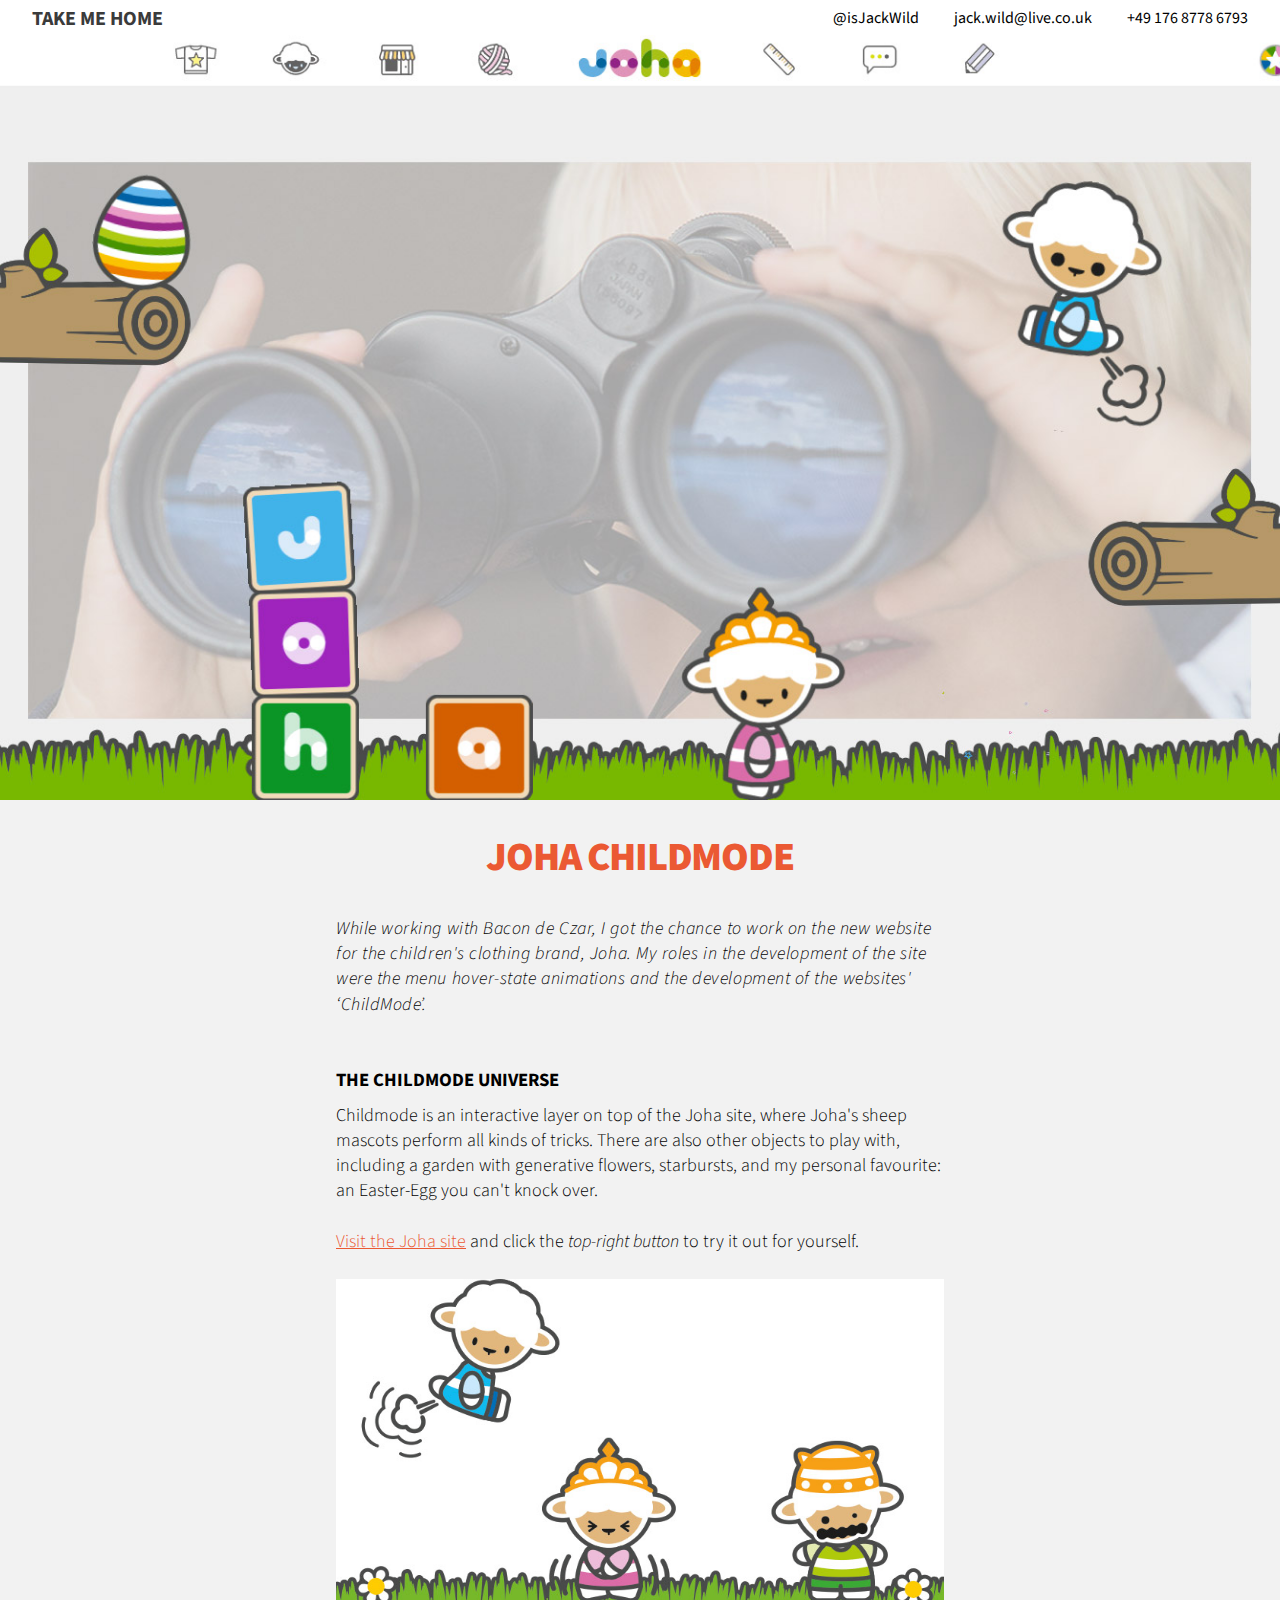
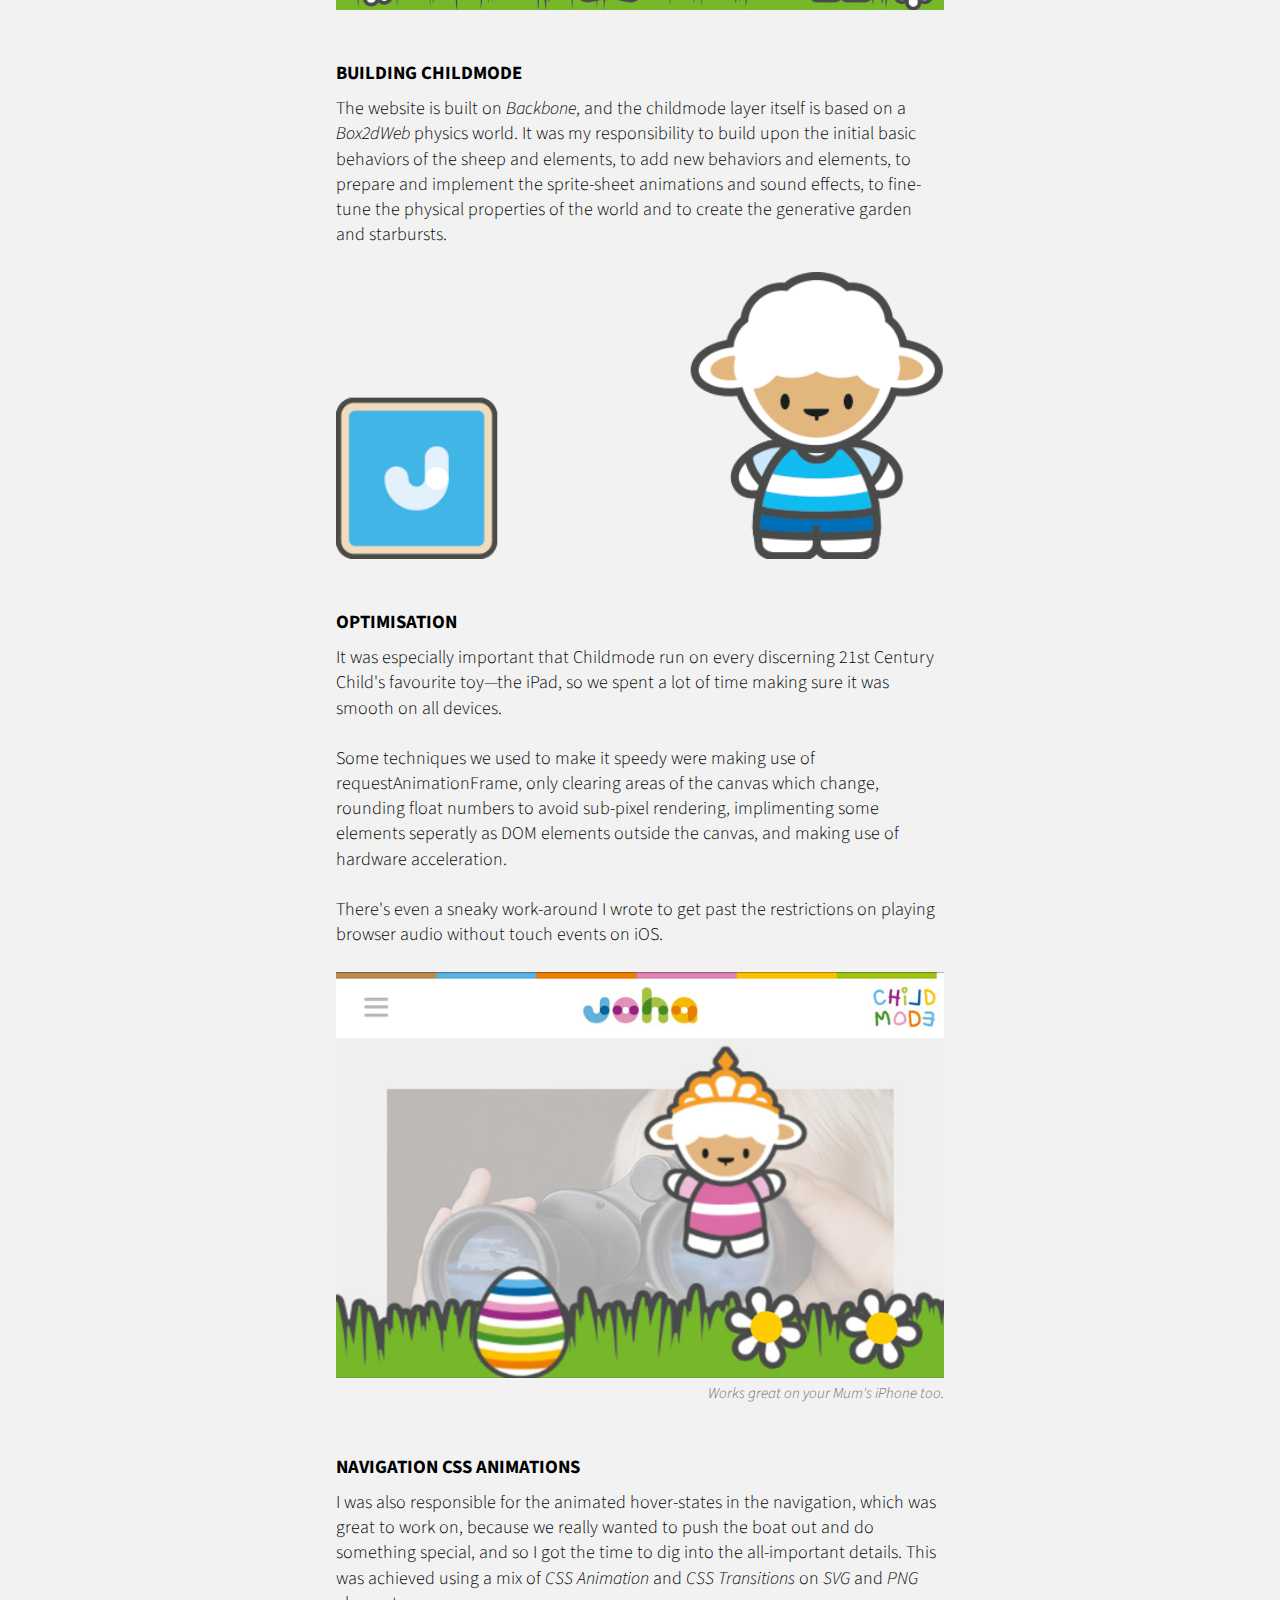
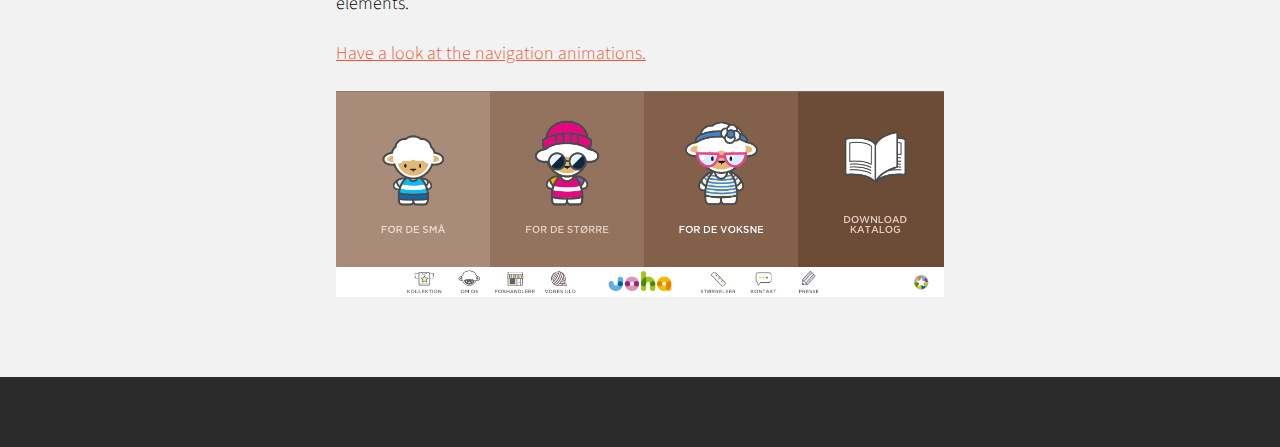
<file: joha.html>
<html lang="en" id="overview">
    
    <head>
        <title>IS JACK WILD?</title>
        <link rel="stylesheet" type="text/css" href="style.css">
        <meta http-equiv="Content-Type" content="text/html; charset=utf-8">
        <meta name="viewport" content="width=device-width, initial-scale=1">
        <link rel="shortcut icon" href="images/fav.ico" type="image/x-icon" />
<!--         <link href='http://fonts.googleapis.com/css?family=Roboto+Condensed:700' rel='stylesheet' type='text/css'>
        <link href='http://fonts.googleapis.com/css?family=Open+Sans:300italic,400italic,600italic,700italic,800italic,400,300,600,800,700' rel='stylesheet' type='text/css'> -->
        <link href='http://fonts.googleapis.com/css?family=Source+Sans+Pro:200,300,400,600,700,900,200italic,300italic,400italic,600italic,700italic,900italic' rel='stylesheet' type='text/css'>
        <script src="tracking.js" type="text/javascript"></script>
    </head>


<body>

<div id="menu">
  <a href="http://www.isjackwild.com/"><h6>Take me home</h6></a>
  <ul id="links">
    <a href='http://www.twitter.com/isjackwild' target="blank"><li>@isJackWild</li></a>
    <a href='mailto:jack.wild@live.co.uk'><li>jack.wild@live.co.uk</li></a>
    <a href='http://conferencecall.biz/' target="blank"><li>+49 176 8778 6793</li></a>
  </ul>
</div>


  <div id="coverPic" class="johaCover">
    <div class="coverImageLoader"><h4 id="spinQuestion" class="hidden">?</h4></div>
  </div>


<div class="wrapper duck">
      <h1>Joha Childmode</h1>
      <p class="intro">
        While working with Bacon de Czar, I got the chance to work on the new website for the children's clothing brand, Joha. My roles in the development of the site were the menu hover-state animations and the development of the websites' ‘ChildMode’.
      </p>

      <h3>The Childmode Universe</h3>
      <p>
        Childmode is an interactive layer on top of the Joha site, where Joha's sheep mascots perform all kinds of tricks. There are also other objects to play with, including a garden with generative flowers, starbursts, and my personal favourite: an Easter-Egg you can't knock over.
      </p>
      <p>
        <a href="http://joha.dk" target="blank">Visit the Joha site</a> and click the <i>top-right button</i> to try it out for yourself.
      </p>
      <div class="imageWrapper"><img src="images/childmode-sheep.jpg"></div>
      <h3>Building Childmode</h3>
      <p>
        The website is built on <i>Backbone</i>, and the childmode layer itself is based on a <i>Box2dWeb</i> physics world. It was my responsibility to build upon the initial basic behaviors of the sheep and elements, to add new behaviors and elements, to prepare and implement the sprite-sheet animations and sound effects, to fine-tune the physical properties of the world and to create the generative garden and starbursts.
      </p>
      <div class="imageWrapper"><img src="images/joha_burp.gif"></div>
      <h3>Optimisation</h3>
      <p>
        It was especially important that Childmode run on every discerning 21st Century Child's favourite toy—the iPad, so we spent a lot of time making sure it was smooth on all devices.
      </p>
      <p>
        Some techniques we used to make it speedy were making use of requestAnimationFrame, only clearing areas of the canvas which change, rounding float numbers to avoid sub-pixel rendering, implimenting some elements seperatly as DOM elements outside the canvas, and making use of hardware acceleration.
      </p>
      <p>
        There's even a sneaky work-around I wrote to get past the restrictions on playing browser audio without touch events on iOS.
      </p>

      <div class="imageWrapper"><img src="images/childmode-mobile.jpg"></div>
      <p class="caption">Works great on your Mum's iPhone too.</p>

       <h3>NAVIGATION CSS ANIMATIONS</h3>
      <p>
        I was also responsible for the animated hover-states in the navigation, which was great to work on, because we really wanted to push the boat out and do something special, and so I got the time to dig into the all-important details. This was achieved using a mix of <i>CSS Animation</i> and <i>CSS Transitions</i> on <i>SVG</i> and <i>PNG</i> elements.
      </p>
      <p>
         <a href="http://joha.dk" target="blank">Have a look at the navigation animations.</a>
      </p>
      <div class="imageWrapper"><img src="images/joha-menu.png"></div>
</div>



</div>
  <div id="footer">
    <div id="footerWrap">
        <p class='left'>
          <span id='leftQuote'></span>
        </p>
        <p class="right">
          <span id='rightQuote'></span>
        </p>
     </div>
  </div>



<script src="modernizr.custom.60212.js"></script>
<script src="jquery-2.0.0.min.js"></script>
<script src="ijw.js" type="text/javascript"></script>
</body>
</html>
</file>
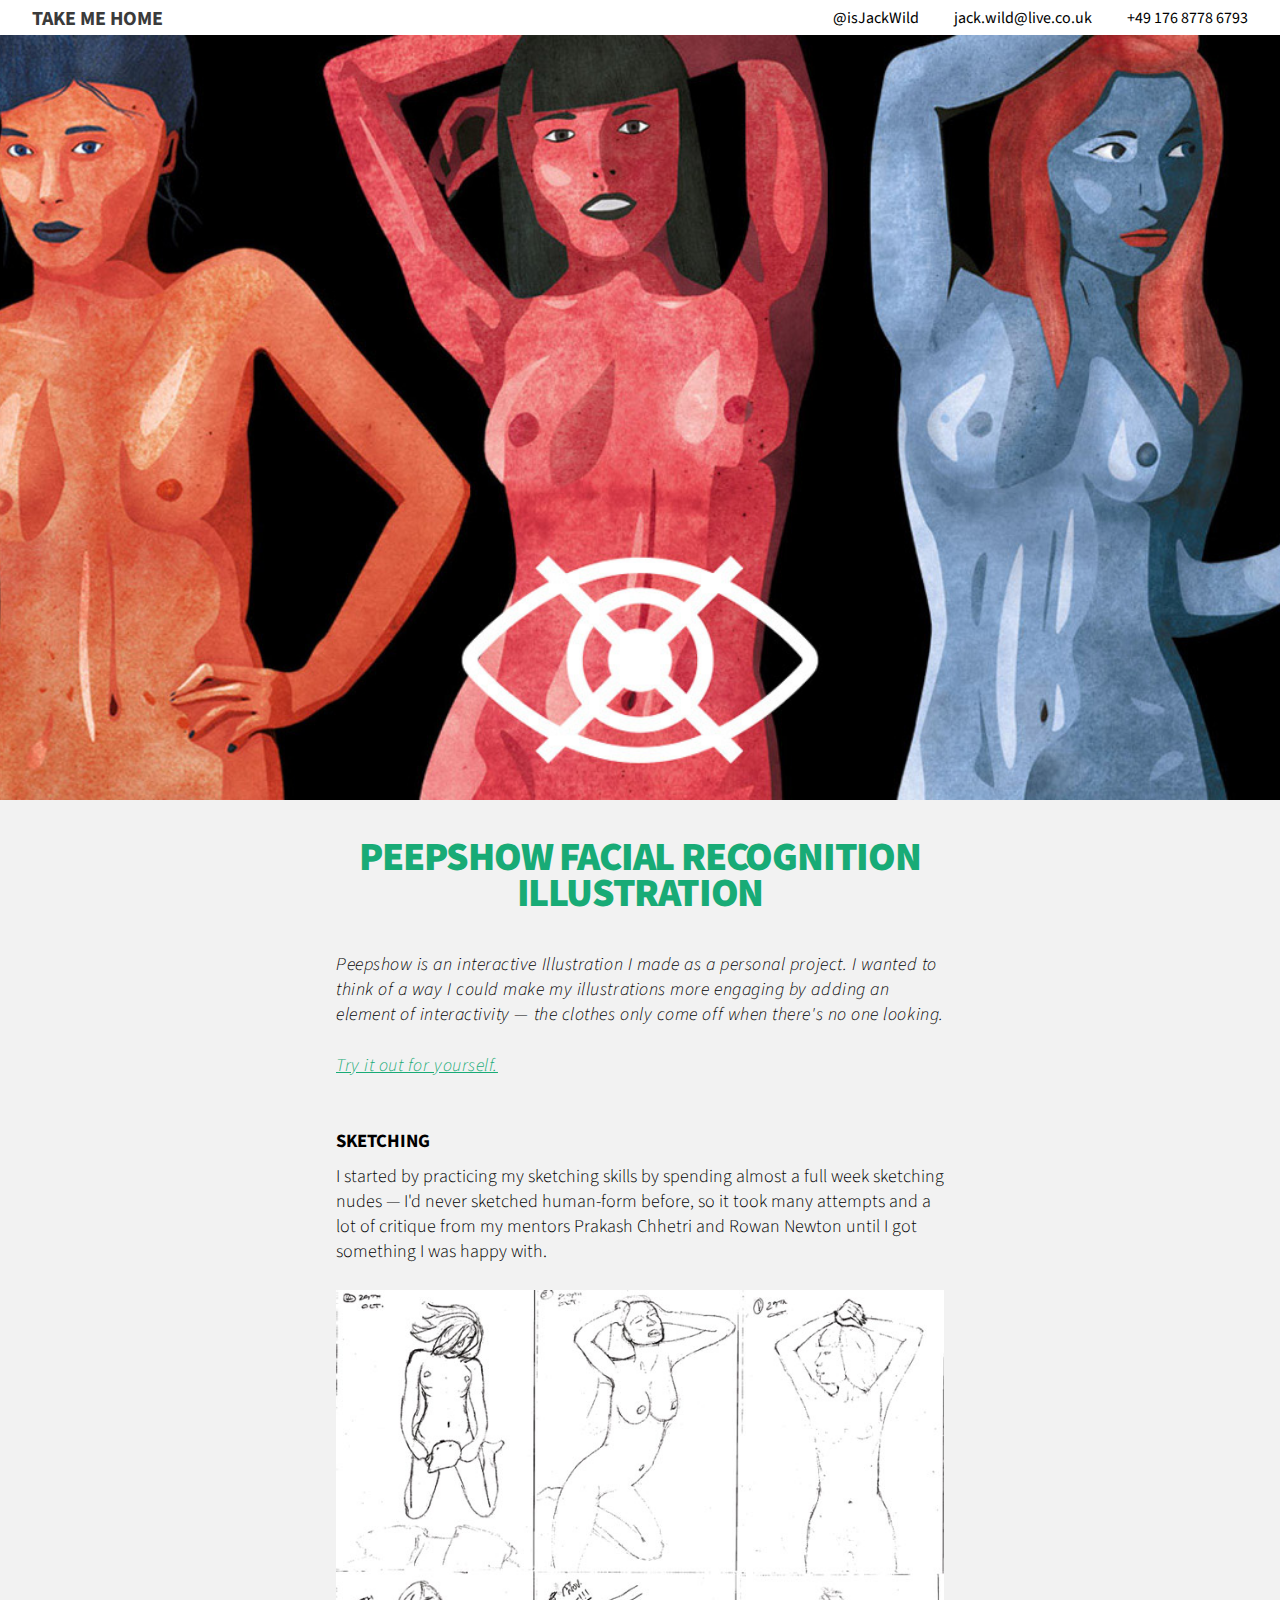
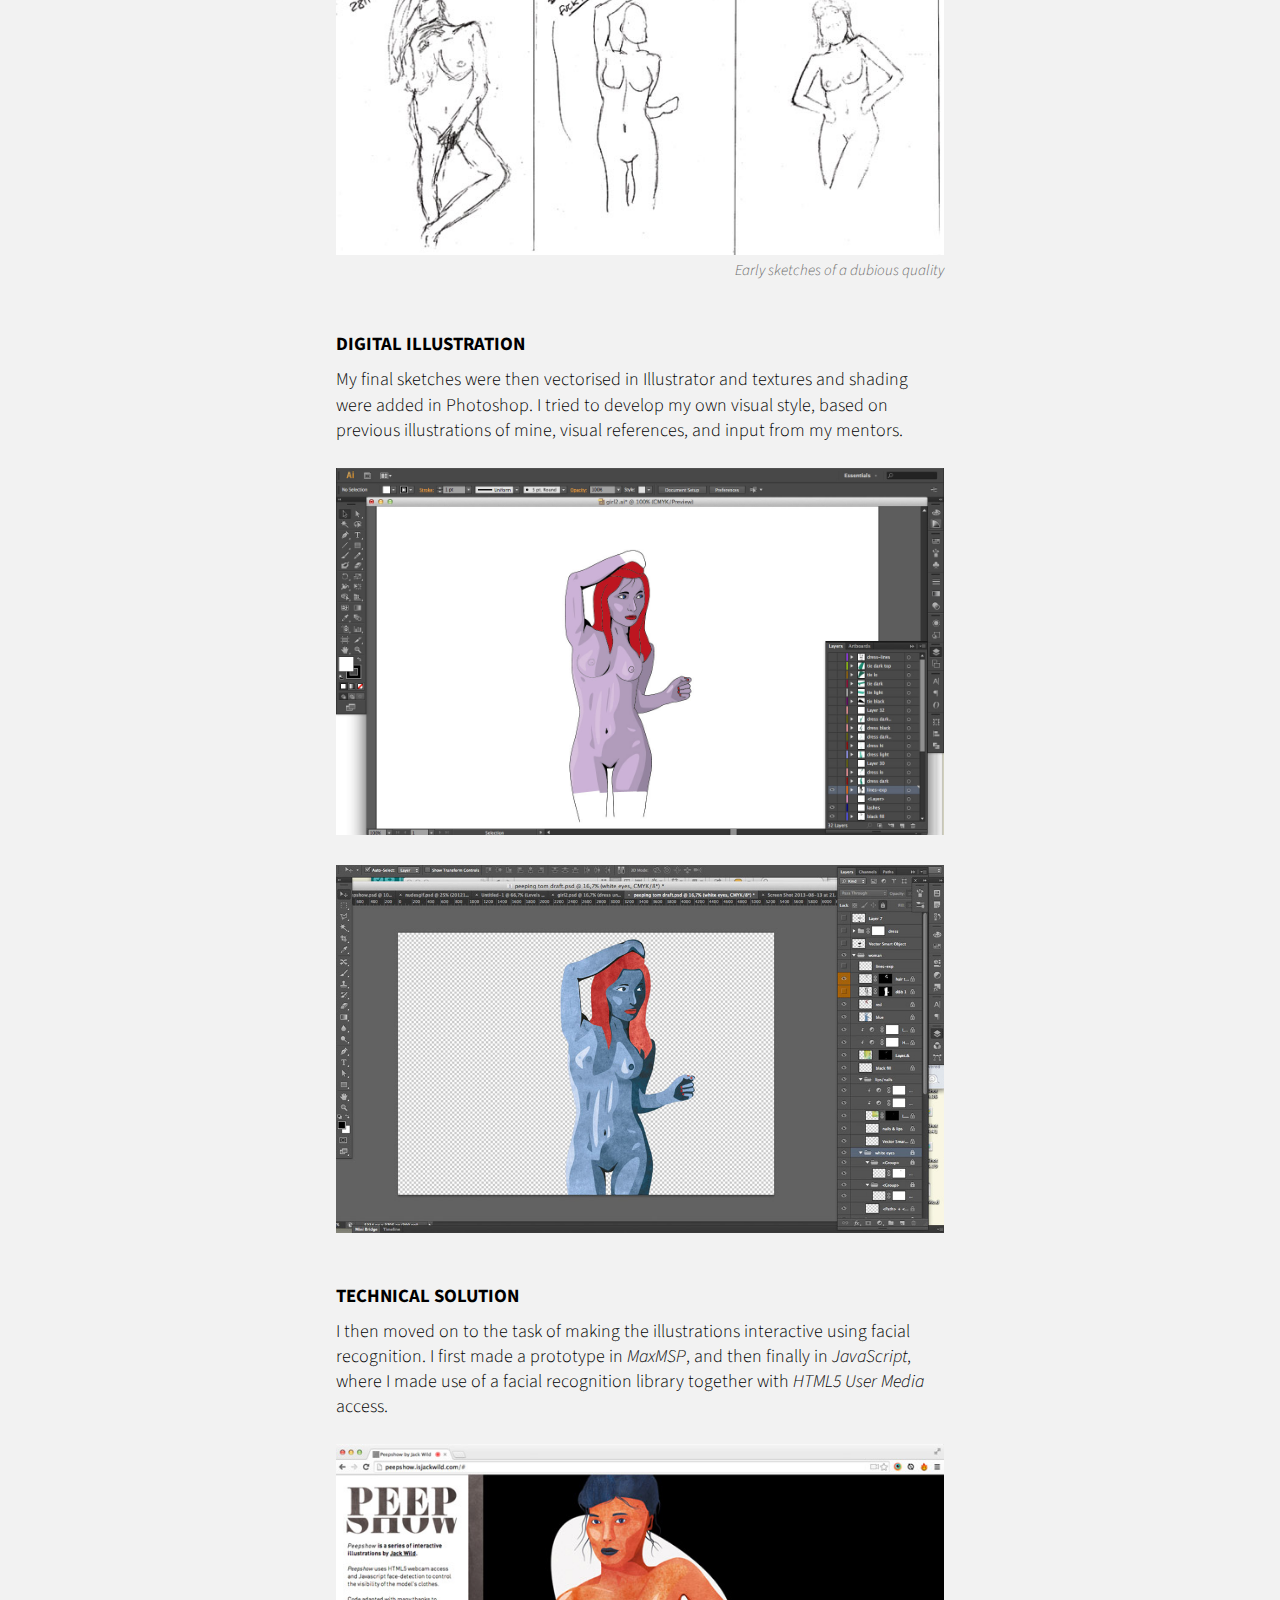
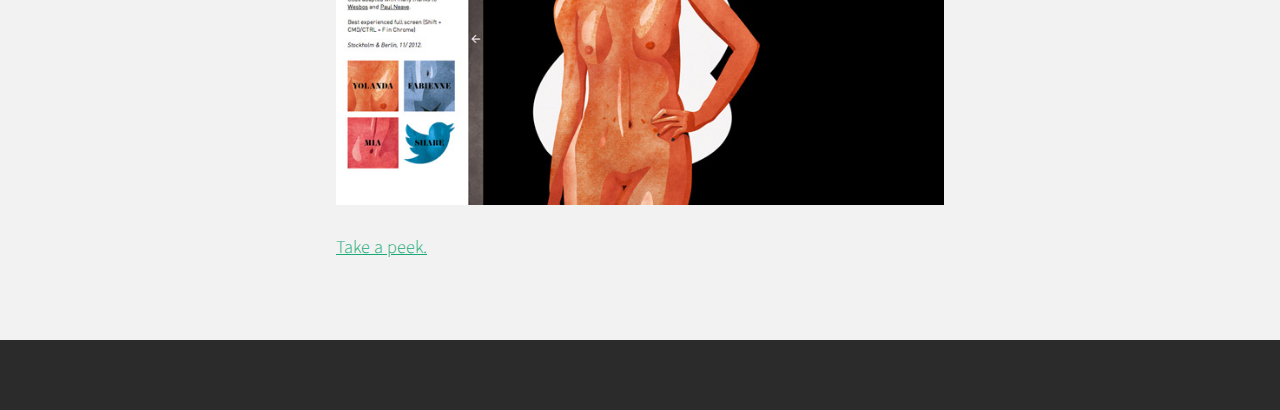
<file: peepshow.html>
<html lang="en" id="overview">
    
    <head>
        <title>IS JACK WILD?</title>
        <link rel="stylesheet" type="text/css" href="style.css">
        <meta http-equiv="Content-Type" content="text/html; charset=utf-8">
        <meta name="viewport" content="width=device-width, initial-scale=1">
        <link rel="shortcut icon" href="images/fav.ico" type="image/x-icon" />
<!--         <link href='http://fonts.googleapis.com/css?family=Roboto+Condensed:700' rel='stylesheet' type='text/css'>
        <link href='http://fonts.googleapis.com/css?family=Open+Sans:300italic,400italic,600italic,700italic,800italic,400,300,600,800,700' rel='stylesheet' type='text/css'> -->
        <link href='http://fonts.googleapis.com/css?family=Source+Sans+Pro:200,300,400,600,700,900,200italic,300italic,400italic,600italic,700italic,900italic' rel='stylesheet' type='text/css'>
        <script src="tracking.js" type="text/javascript"></script>
    </head>


<body>

<div id="menu">
  <a href="http://www.isjackwild.com/"><h6>Take me home</h6></a>
  <ul id="links">
    <a href='http://www.twitter.com/isjackwild' target="blank"><li>@isJackWild</li></a>
    <a href='mailto:jack.wild@live.co.uk'><li>jack.wild@live.co.uk</li></a>
    <a href='http://conferencecall.biz/' target="blank"><li>+49 176 8778 6793</li></a>
  </ul>
</div>


  <div id="coverPic" class="peepshowCover">
    <div class="coverImageLoader"><h4 id="spinQuestion" class="hidden">?</h4></div>
  </div>


<div class="wrapper duck">
      <h1>PEEPSHOW FACIAL RECOGNITION ILLUSTRATION</h1>
      <p class="intro">
        Peepshow is an interactive Illustration I made as a personal project. I wanted to think of a way I could make my illustrations more engaging by adding an element of interactivity &mdash; the clothes only come off when there's no one looking.
      </p>
      <p class="intro">
        <a href = "http://peepshow.isjackwild.com"  target="blank">Try it out for yourself.</a>
      </p>

      <h3>SKETCHING</h3>
      <p>
        I started by practicing my sketching skills by spending almost a full week sketching nudes &mdash; I'd never sketched human-form before, so it took many attempts and a lot of critique from my mentors Prakash Chhetri and Rowan Newton until I got something I was happy with.
      </p>
      <div class="imageWrapper"><img src="images/peepsketch.jpg"></div>
      <p class="caption">Early sketches of a dubious quality</p>

       <h3>DIGITAL ILLUSTRATION</h3>
      <p>
        My final sketches were then vectorised in Illustrator and textures and shading were added in Photoshop. I tried to develop my own visual style, based on previous illustrations of mine, visual references, and input from my mentors.
      </p>
      <div class="imageWrapper"><img src="images/peepshowai.jpg"></div>
      <div class="imageWrapper"><img src="images/peepshowpsd.jpg"></div>
       <h3>TECHNICAL SOLUTION</h3>
      <p>
        I then moved on to the task of making the illustrations interactive using facial recognition. I first made a prototype in <i>MaxMSP</i>, and then finally in <i>JavaScript</i>, where I made use of a facial recognition library together with <i>HTML5 User Media</i> access.
      </p>
      <div class="imageWrapper"><img src="images/peepshow-website.jpg"></div>
      <p>
        <a href="http://peepshow.isjackwild.com" target="blank">Take a peek.</a>
      </p>
</div>



</div>
  <div id="footer">
    <div id="footerWrap">
        <p class='left'>
          <span id='leftQuote'></span>
        </p>
        <p class="right">
          <span id='rightQuote'></span>
        </p>
     </div>
  </div>



<script src="modernizr.custom.60212.js"></script>
<script src="jquery-2.0.0.min.js"></script>
<script src="ijw.js" type="text/javascript"></script>
</body>
</html>
</file>
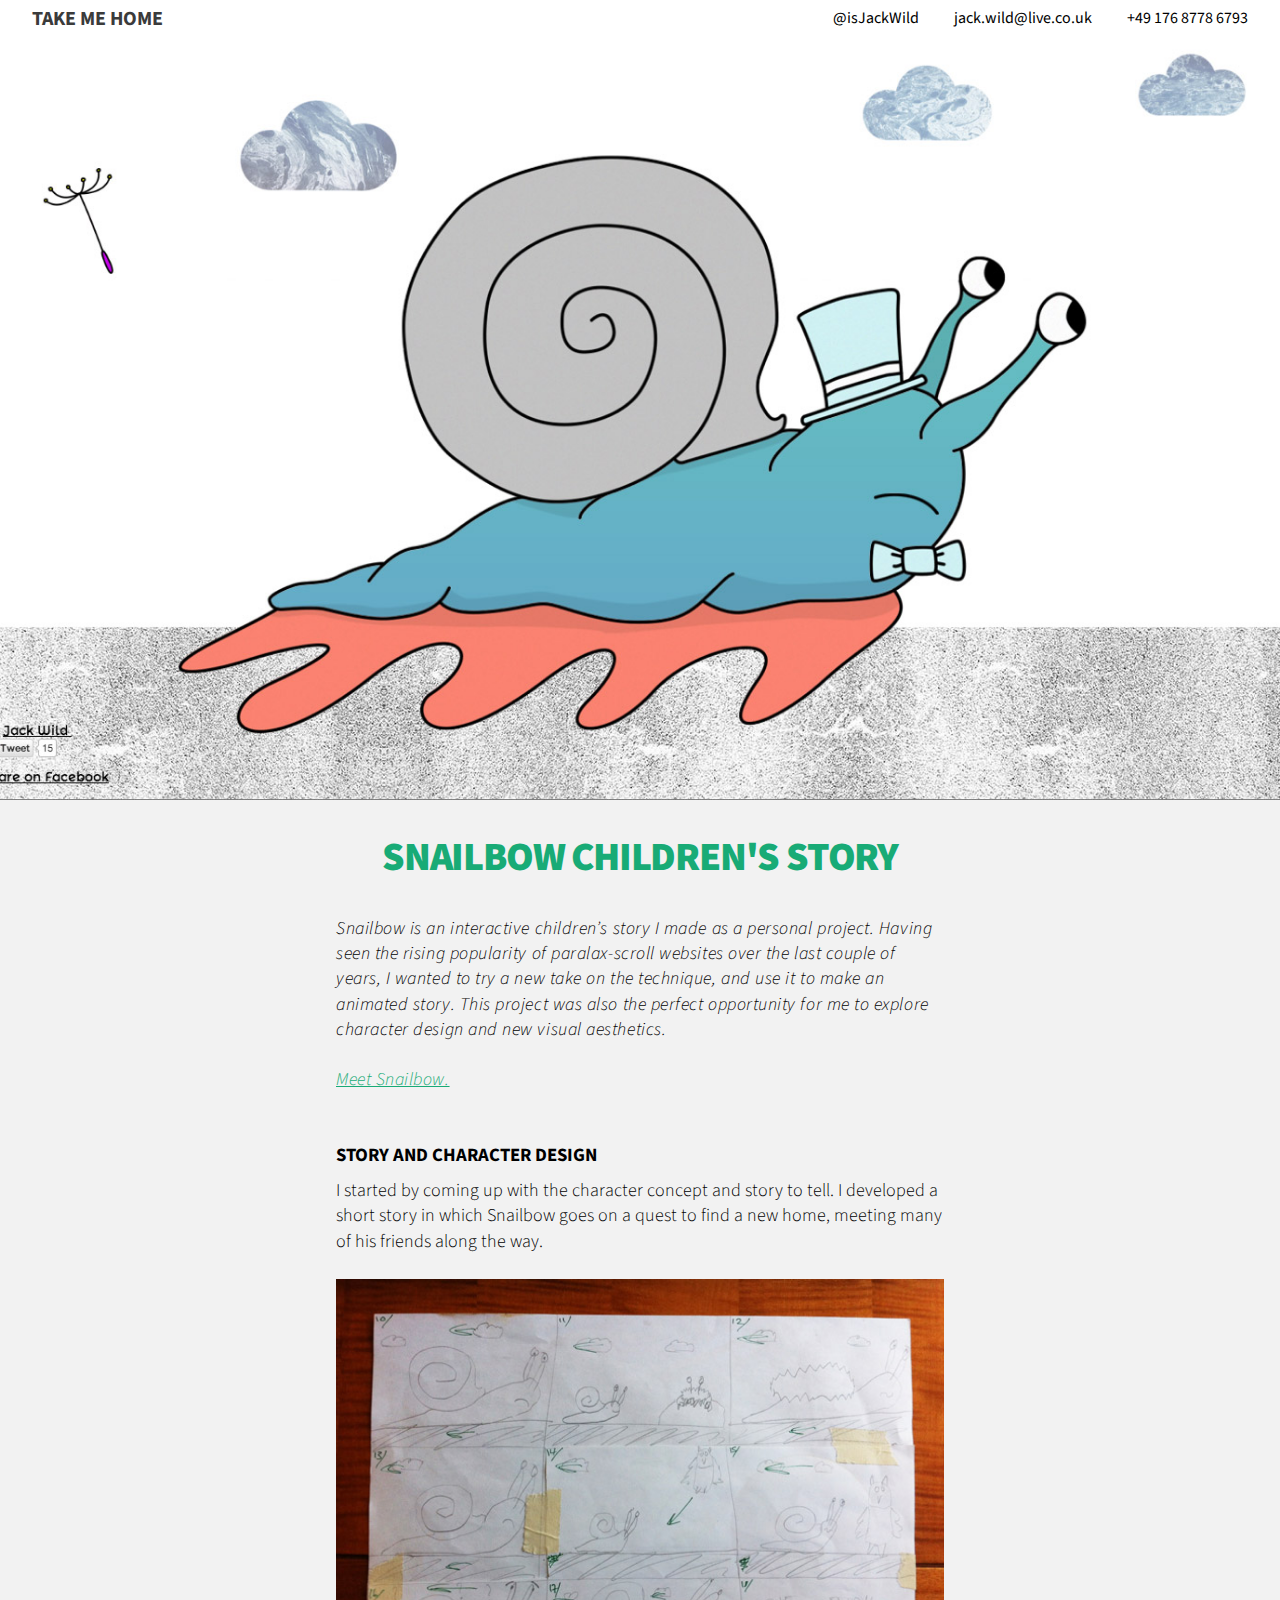
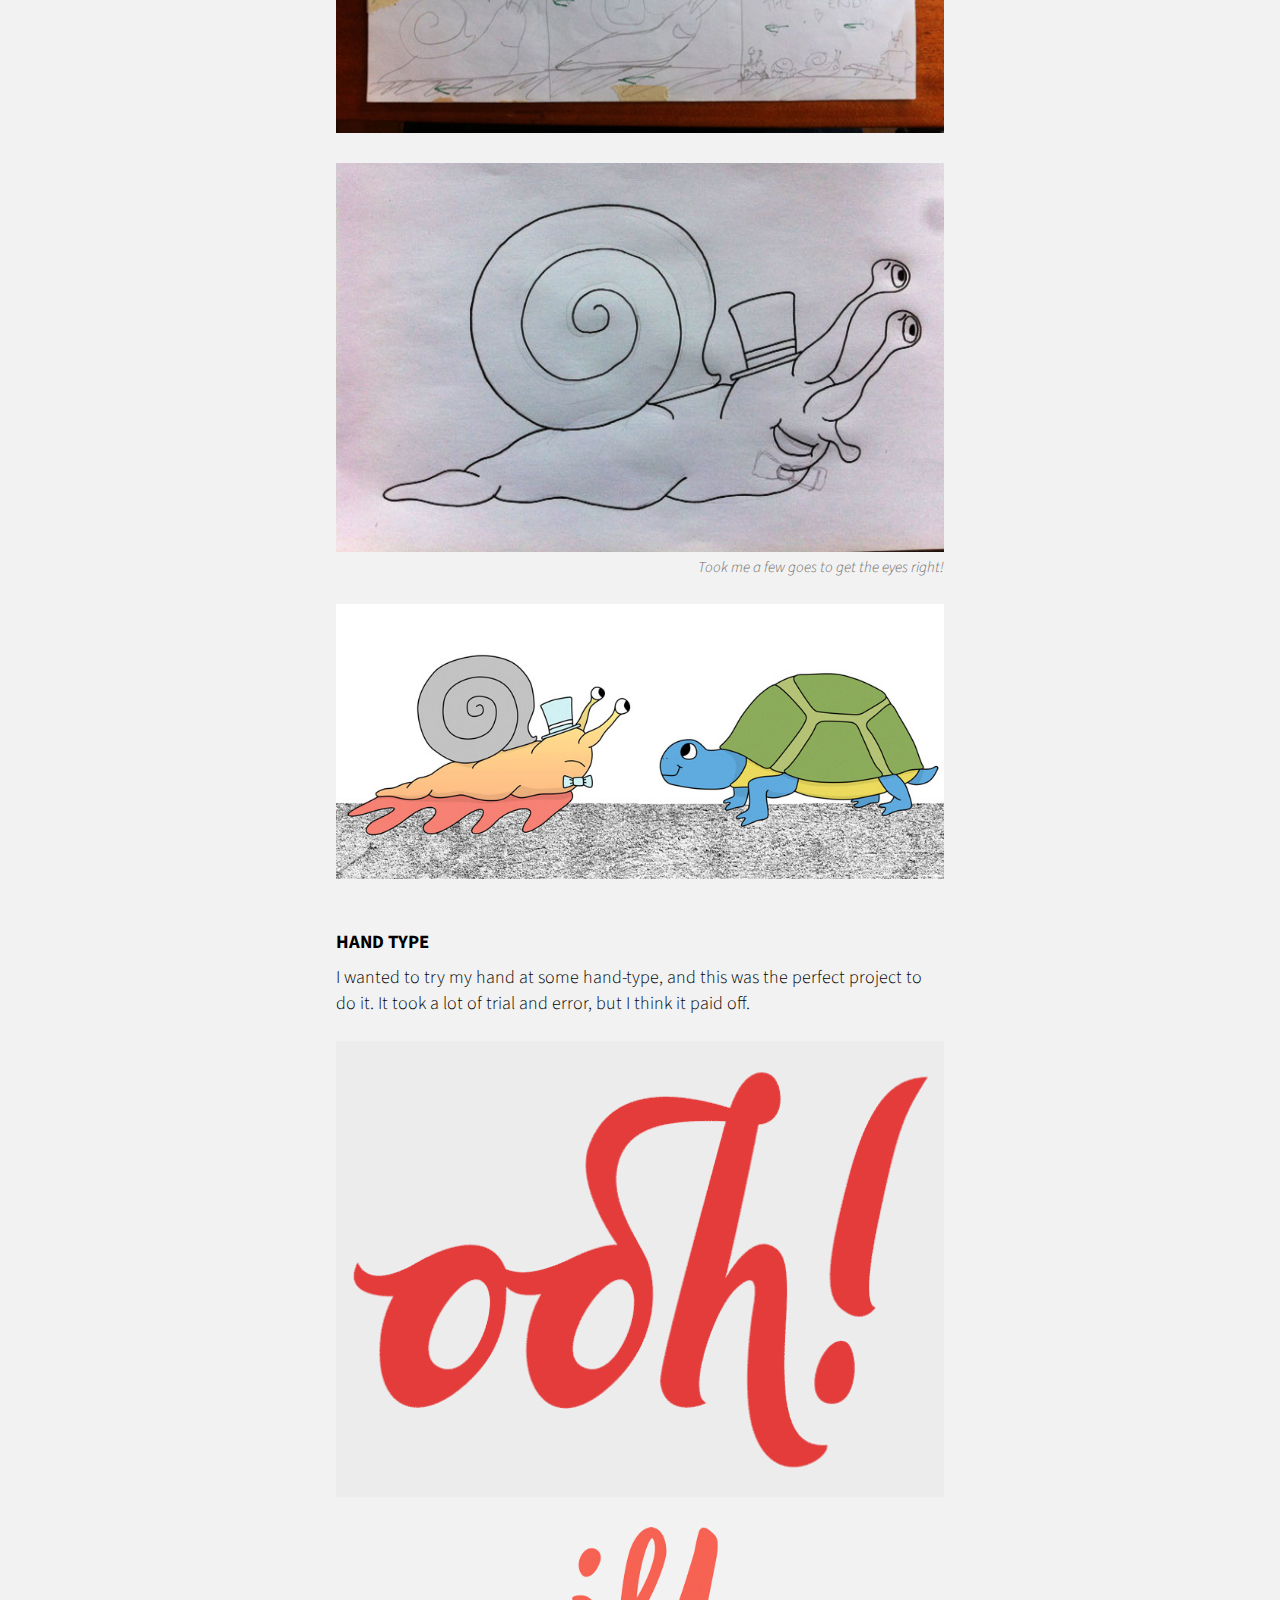
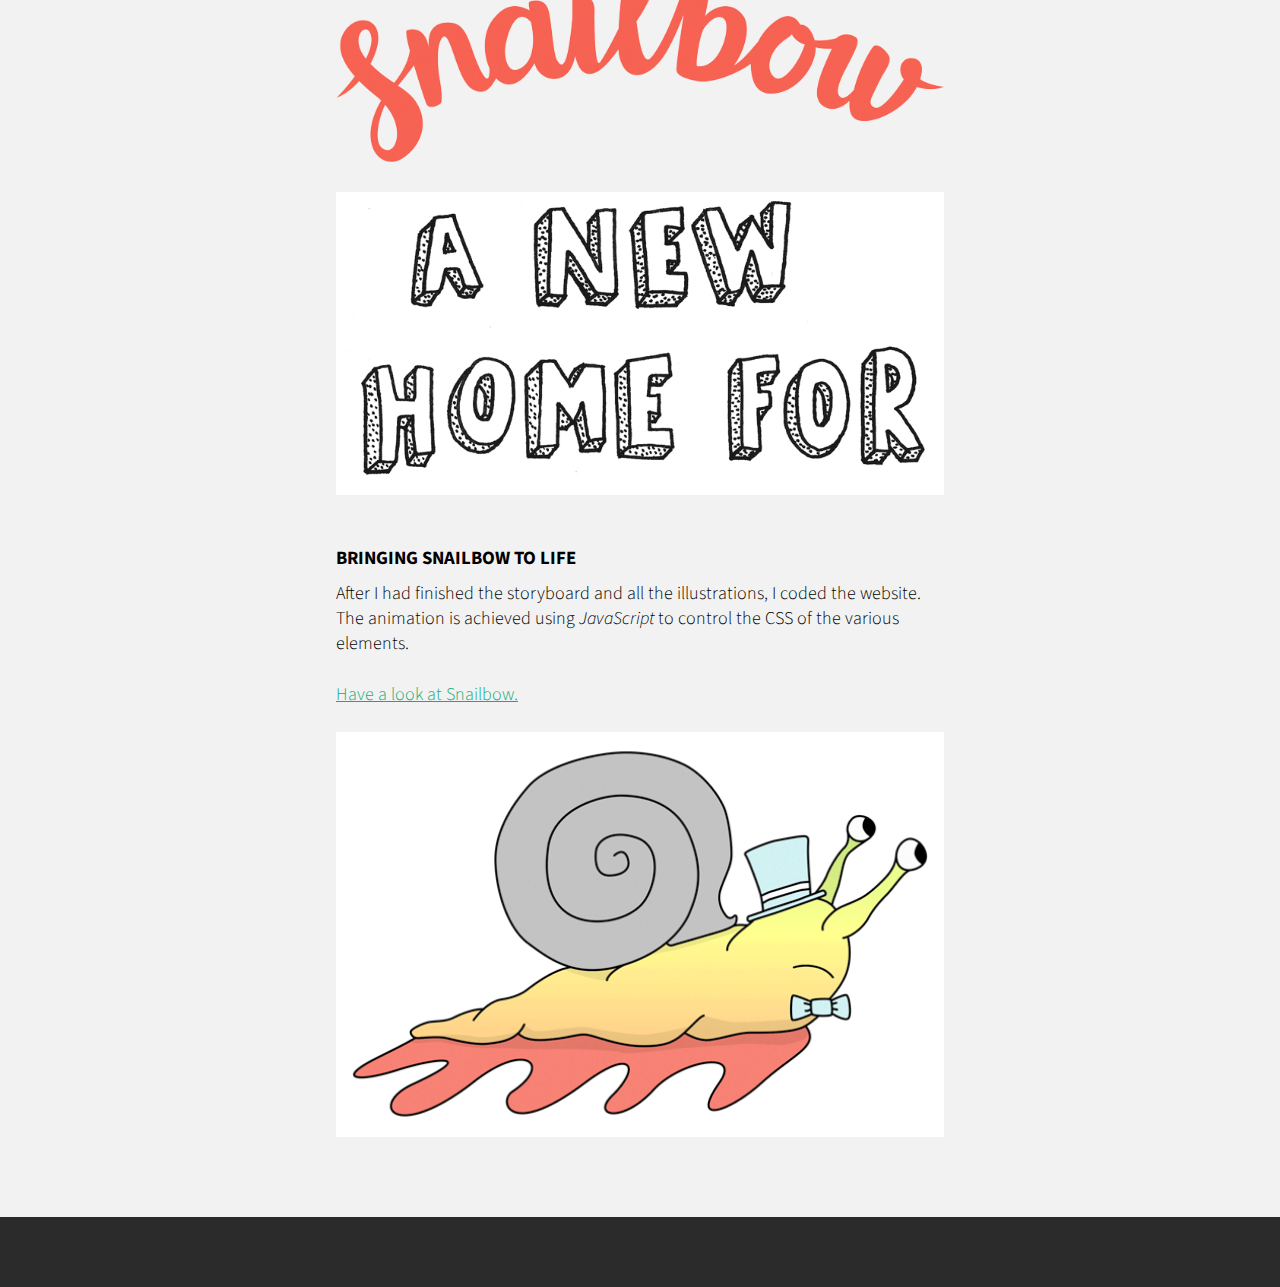
<file: snailbow.html>
<html lang="en" id="overview">
    
    <head>
        <title>IS JACK WILD?</title>
        <link rel="stylesheet" type="text/css" href="style.css">
        <meta http-equiv="Content-Type" content="text/html; charset=utf-8">
        <meta name="viewport" content="width=device-width, initial-scale=1">
        <link rel="shortcut icon" href="images/fav.ico" type="image/x-icon" />
<!--         <link href='http://fonts.googleapis.com/css?family=Roboto+Condensed:700' rel='stylesheet' type='text/css'>
        <link href='http://fonts.googleapis.com/css?family=Open+Sans:300italic,400italic,600italic,700italic,800italic,400,300,600,800,700' rel='stylesheet' type='text/css'> -->
        <link href='http://fonts.googleapis.com/css?family=Source+Sans+Pro:200,300,400,600,700,900,200italic,300italic,400italic,600italic,700italic,900italic' rel='stylesheet' type='text/css'>
        <script src="tracking.js" type="text/javascript"></script>
    </head>


<body>

<div id="menu">
  <a href="http://www.isjackwild.com/"><h6>Take me home</h6></a>
  <ul id="links">
    <a href='http://www.twitter.com/isjackwild' target="blank"><li>@isJackWild</li></a>
    <a href='mailto:jack.wild@live.co.uk'><li>jack.wild@live.co.uk</li></a>
    <a href='http://conferencecall.biz/' target="blank"><li>+49 176 8778 6793</li></a>
  </ul>
</div>


  <div id="coverPic" class="snailbowCover">
    <div class="coverImageLoader"><h4 id="spinQuestion" class="hidden">?</h4></div>
  </div>


<div class="wrapper duck">
      <h1>Snailbow Children's Story</h1>
      <p class="intro">
        Snailbow is an interactive children’s story I made as a personal project. Having seen the rising popularity of paralax-scroll websites over the last couple of years, I wanted to try a new take on the technique, and use it to make an animated story. This project was also the perfect opportunity for me to explore character design and new visual aesthetics.
      </p>
      <p class="intro">
        <a href = "http://www.snailbow.com"  target="blank">Meet Snailbow.</a>
      </p>

      <h3>STORY AND CHARACTER DESIGN</h3>
      <p>
        I started by coming up with the character concept and story to tell. I developed a short story in which Snailbow goes on a quest to find a new home, meeting many of his friends along the way.
      </p>
      <div class="imageWrapper"><img src="images/snailbowstoryboard.jpg"></div>
      <div class="imageWrapper"><img src="images/snailbowpaper.jpg"></div>
      <p class="caption">Took me a few goes to get the eyes right!</p>
      <div class="imageWrapper"><img src="images/snailbowturtle.jpg"></div>

       <h3>Hand Type</h3>
      <p>
        I wanted to try my hand at some hand-type, and this was the perfect project to do it. It took a lot of trial and error, but I think it paid off.
      </p>
      <div class="imageWrapper"><img src="images/ooh-gif-2.gif"></div>
      <div class="imageWrapper"><img src="images/snailbowtype.png"></div>
      <div class="imageWrapper"><img src="images/a-new-home-for.jpg"></div>

      <h3>BRINGING SNAILBOW TO LIFE</h3>
      <p>
        After I had finished the storyboard and all the illustrations, I coded the website. The animation is achieved using <i>JavaScript</i> to control the CSS of the various elements.
      </p>
      <p>
        <a href="http://www.snailbow.com"  target="blank">Have a look at Snailbow.</a>
      </p>
      <div class="imageWrapper"><img src="images/snailbow-shells.gif"></div>

</div>



</div>
  <div id="footer">
    <div id="footerWrap">
        <p class='left'>
          <span id='leftQuote'></span>
        </p>
        <p class="right">
          <span id='rightQuote'></span>
        </p>
     </div>
  </div>




<script src="modernizr.custom.60212.js"></script>
<script src="jquery-2.0.0.min.js"></script>
<script src="ijw.js" type="text/javascript"></script>
</body>
</html>
</file>
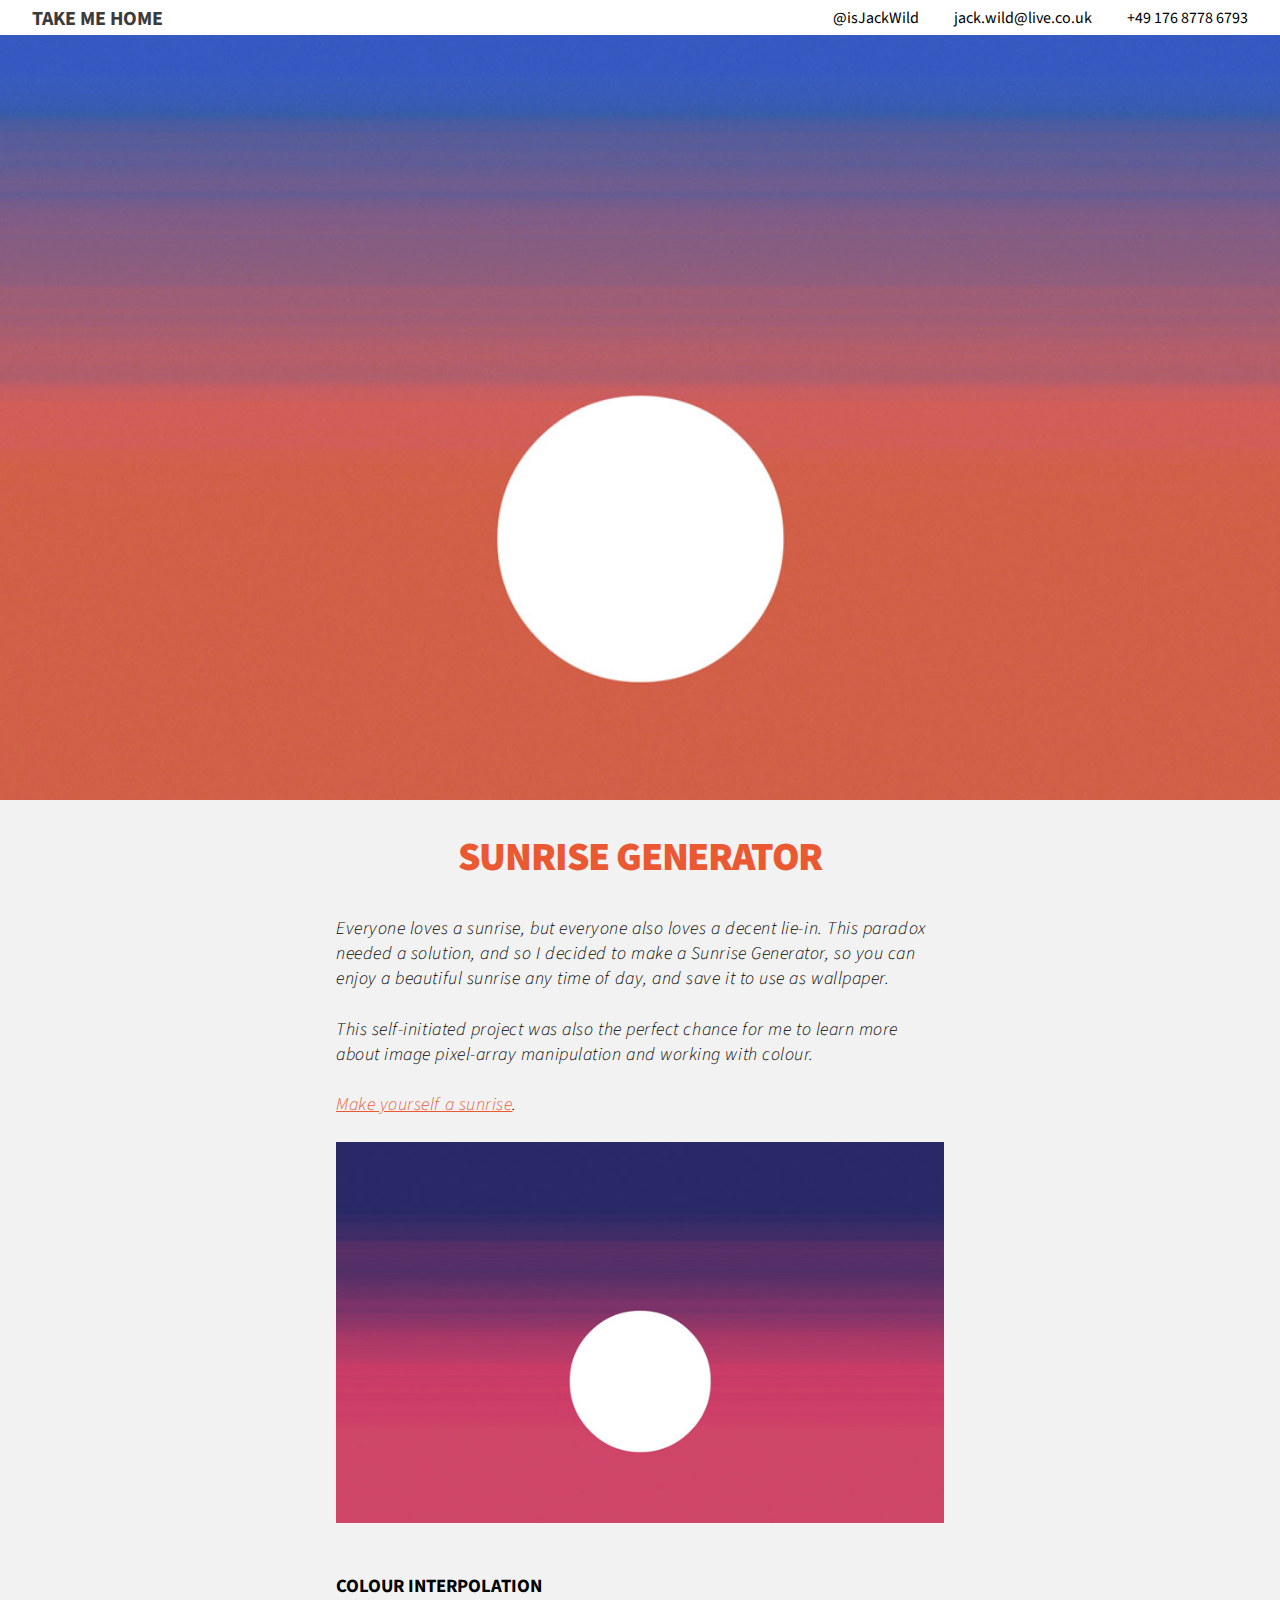
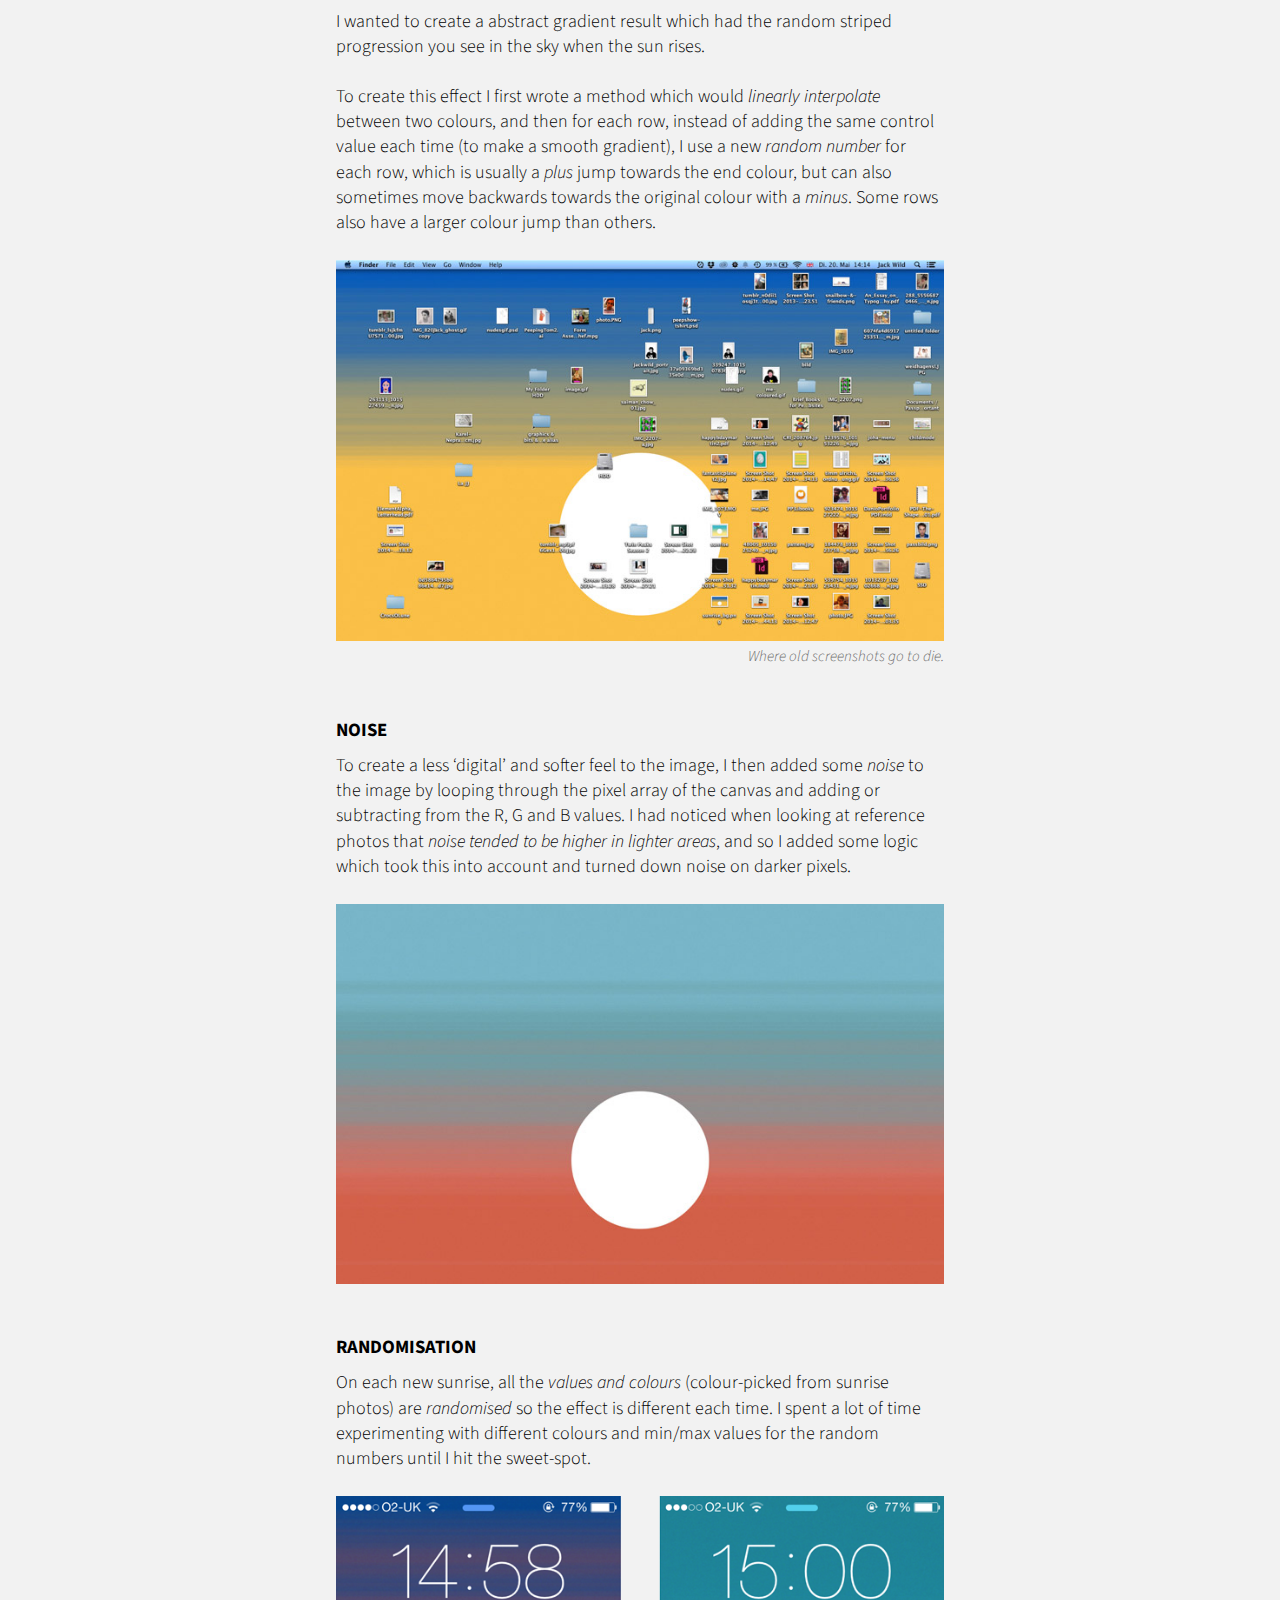
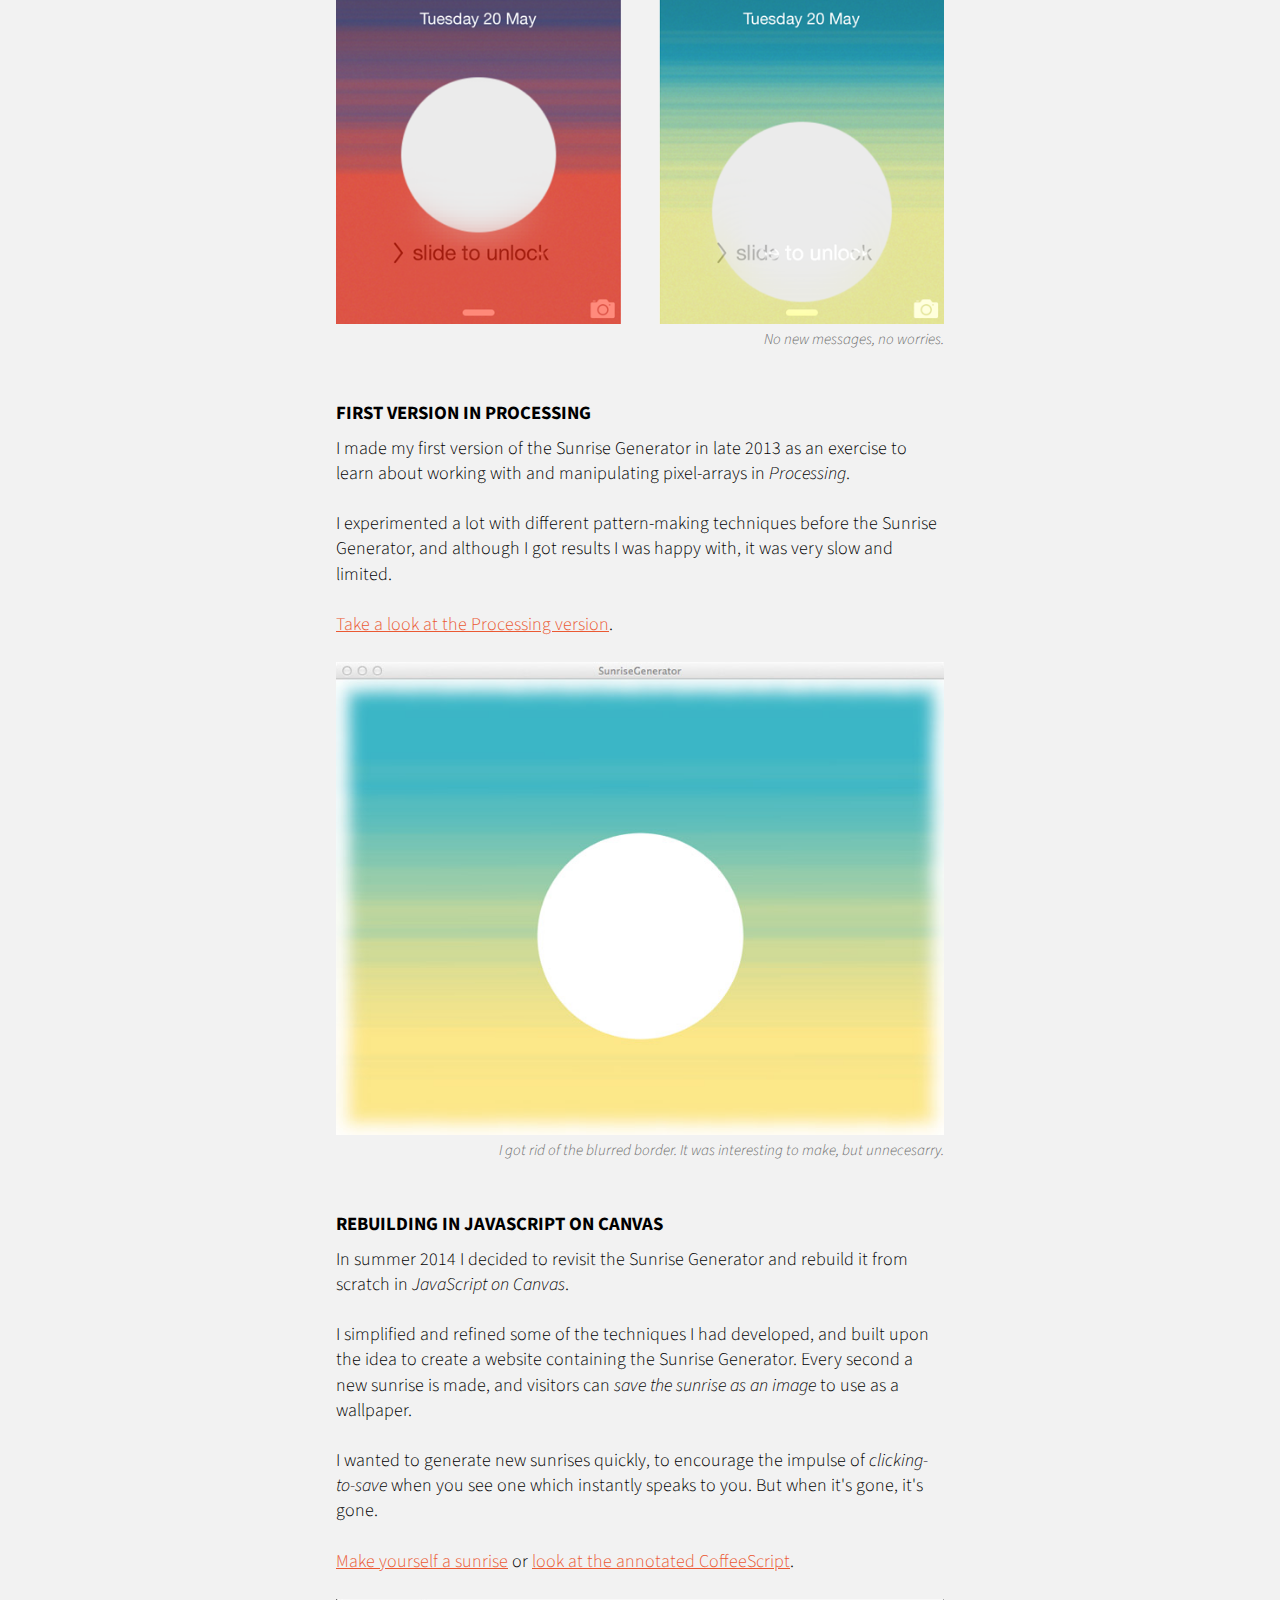
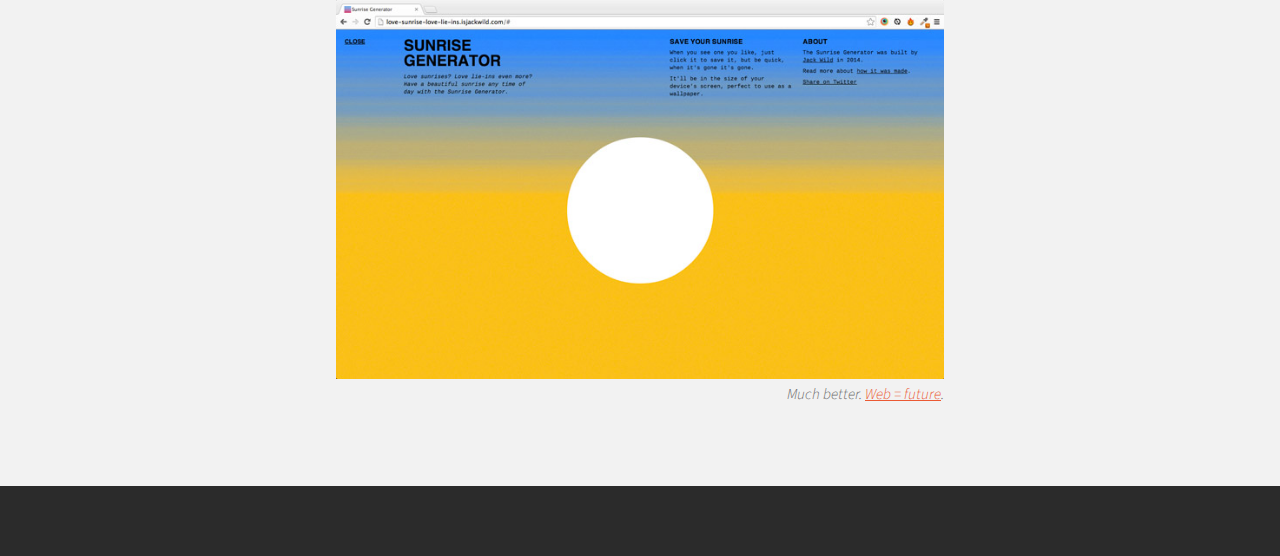
<file: sunrise.html>
<html lang="en" id="overview">
    
    <head>
        <title>IS JACK WILD?</title>
        <link rel="stylesheet" type="text/css" href="style.css">
        <meta http-equiv="Content-Type" content="text/html; charset=utf-8">
        <meta name="viewport" content="width=device-width, initial-scale=1">
        <link rel="shortcut icon" href="images/fav.ico" type="image/x-icon" />
<!--         <link href='http://fonts.googleapis.com/css?family=Roboto+Condensed:700' rel='stylesheet' type='text/css'>
        <link href='http://fonts.googleapis.com/css?family=Open+Sans:300italic,400italic,600italic,700italic,800italic,400,300,600,800,700' rel='stylesheet' type='text/css'> -->
        <link href='http://fonts.googleapis.com/css?family=Source+Sans+Pro:200,300,400,600,700,900,200italic,300italic,400italic,600italic,700italic,900italic' rel='stylesheet' type='text/css'>
        <script src="tracking.js" type="text/javascript"></script>
    </head>


<body>

<div id="menu">
  <a href="http://www.isjackwild.com/"><h6>Take me home</h6></a>
  <ul id="links">
    <a href='http://www.twitter.com/isjackwild' target="blank"><li>@isJackWild</li></a>
    <a href='mailto:jack.wild@live.co.uk'><li>jack.wild@live.co.uk</li></a>
    <a href='http://conferencecall.biz/' target="blank"><li>+49 176 8778 6793</li></a>
  </ul>
</div>


  <div id="coverPic" class="sunriseCover">
    <div class="coverImageLoader"><h4 id="spinQuestion" class="hidden">?</h4></div>
  </div>


<div class="wrapper duck">
      <h1>Sunrise generator</h1>
      <p class="intro">
        Everyone loves a sunrise, but everyone also loves a decent lie-in. This paradox needed a solution, and so I decided to make a Sunrise Generator, so you can enjoy a beautiful sunrise any time of day, and save it to use as wallpaper.
      </p>
      <p class="intro">
        This self-initiated project was also the perfect chance for me to learn more about image pixel-array manipulation and working with colour.
      </p>
      <p class="intro">
        <a href = "http://love-sunrise-love-lie-ins.isjackwild.com"  target="blank">Make yourself a sunrise</a>.
      </p>
      <div class="imageWrapper"><img src="images/sunrise_4.jpg"></div>

      <h3>Colour Interpolation</h3>
      <p>
        I wanted to create a abstract gradient result which had the random striped progression you see in the sky when the sun rises.
      </p>
      <p>
        To create this effect I first wrote a method which would <i>linearly interpolate</i> between two colours, and then for each row, instead of adding the same control value each time (to make a smooth gradient), I use a new <i>random number</i> for each row, which is usually a <i>plus</i> jump towards the end colour, but can also sometimes move backwards towards the original colour with a <i>minus</i>. Some rows also have a larger colour jump than others.
      </p>
      <div class="imageWrapper"><img src="images/sunrise_desktop.jpg"></div>
      <p class="caption">Where old screenshots go to die.</p>
      <h3>Noise</h3>
      <p>
        To create a less ‘digital’ and softer feel to the image, I then added some <i>noise</i> to the image by looping through the pixel array of the canvas and adding or subtracting from the R, G and B values. I had noticed when looking at reference photos that <i>noise tended to be higher in lighter areas</i>, and so I added some logic which took this into account and turned down noise on darker pixels.
      </p>
      <div class="imageWrapper"><img src="images/sunrise_3.jpg"></div>
      <h3>Randomisation</h3>
      <p>
        On each new sunrise, all the <i>values and colours</i> (colour-picked from sunrise photos) are <i>randomised</i> so the effect is different each time. I spent a lot of time experimenting with different colours and min/max values for the random numbers until I hit the sweet-spot.
      </p>
      <div class="imageWrapper"><img src="images/sunrise_mobile.png"></div>
      <p class="caption">No new messages, no worries.</p>

      <h3>First Version in Processing</h3>
      <p>
        I made my first version of the Sunrise Generator in late 2013 as an exercise to learn about working with and manipulating pixel-arrays in <i>Processing</i>.
      </p>
      <p>
        I experimented a lot with different pattern-making techniques before the Sunrise Generator, and although I got results I was happy with, it was very slow and limited.
      </p>
      <p>
        <a href = "http://isjackwild.com/sunrise-processing/index.html"  target="blank">Take a look at the Processing version</a>.
      </p>

      <div class="imageWrapper"><img src="images/sunrise_processing.jpg"></div>
      <p class="caption">I got rid of the blurred border. It was interesting to make, but unnecesarry.</p>

      <h3>Rebuilding in JavaScript on Canvas</h3>
      <p>
        In summer 2014 I decided to revisit the Sunrise Generator and rebuild it from scratch in <i>JavaScript on Canvas</i>.
      </p>
      <p>
        I simplified and refined some of the techniques I had developed, and built upon the idea to create a website containing the Sunrise Generator. Every second a new sunrise is made, and visitors can <i>save the sunrise as an image</i> to use as a wallpaper.
      </p>
      <p>
        I wanted to generate new sunrises quickly, to encourage the impulse of <i>clicking-to-save</i> when you see one which instantly speaks to you. But when it's gone, it's gone.
      </p>
      <p>
        <a href ="http://love-sunrise-love-lie-ins.isjackwild.com"  target="blank">Make yourself a sunrise</a> or <a href="http://love-sunrise-love-lie-ins.isjackwild.com/sunriseGenerator.coffee"  target="blank">look at the annotated CoffeeScript</a>.
      </p>
      <div class="imageWrapper"><img src="images/sunrise_web.jpg"></div>
      <p class="caption">Much better. <a href ="http://love-sunrise-love-lie-ins.isjackwild.com"  target="blank">Web = future</a>.</p>
</div>



</div>
  <div id="footer">
    <div id="footerWrap">
        <p class='left'>
          <span id='leftQuote'></span>
        </p>
        <p class="right">
          <span id='rightQuote'></span>
        </p>
     </div>
  </div>



<script src="modernizr.custom.60212.js"></script>
<script src="jquery-2.0.0.min.js"></script>
<script src="ijw.js" type="text/javascript"></script>
</body>
</html>
</file>
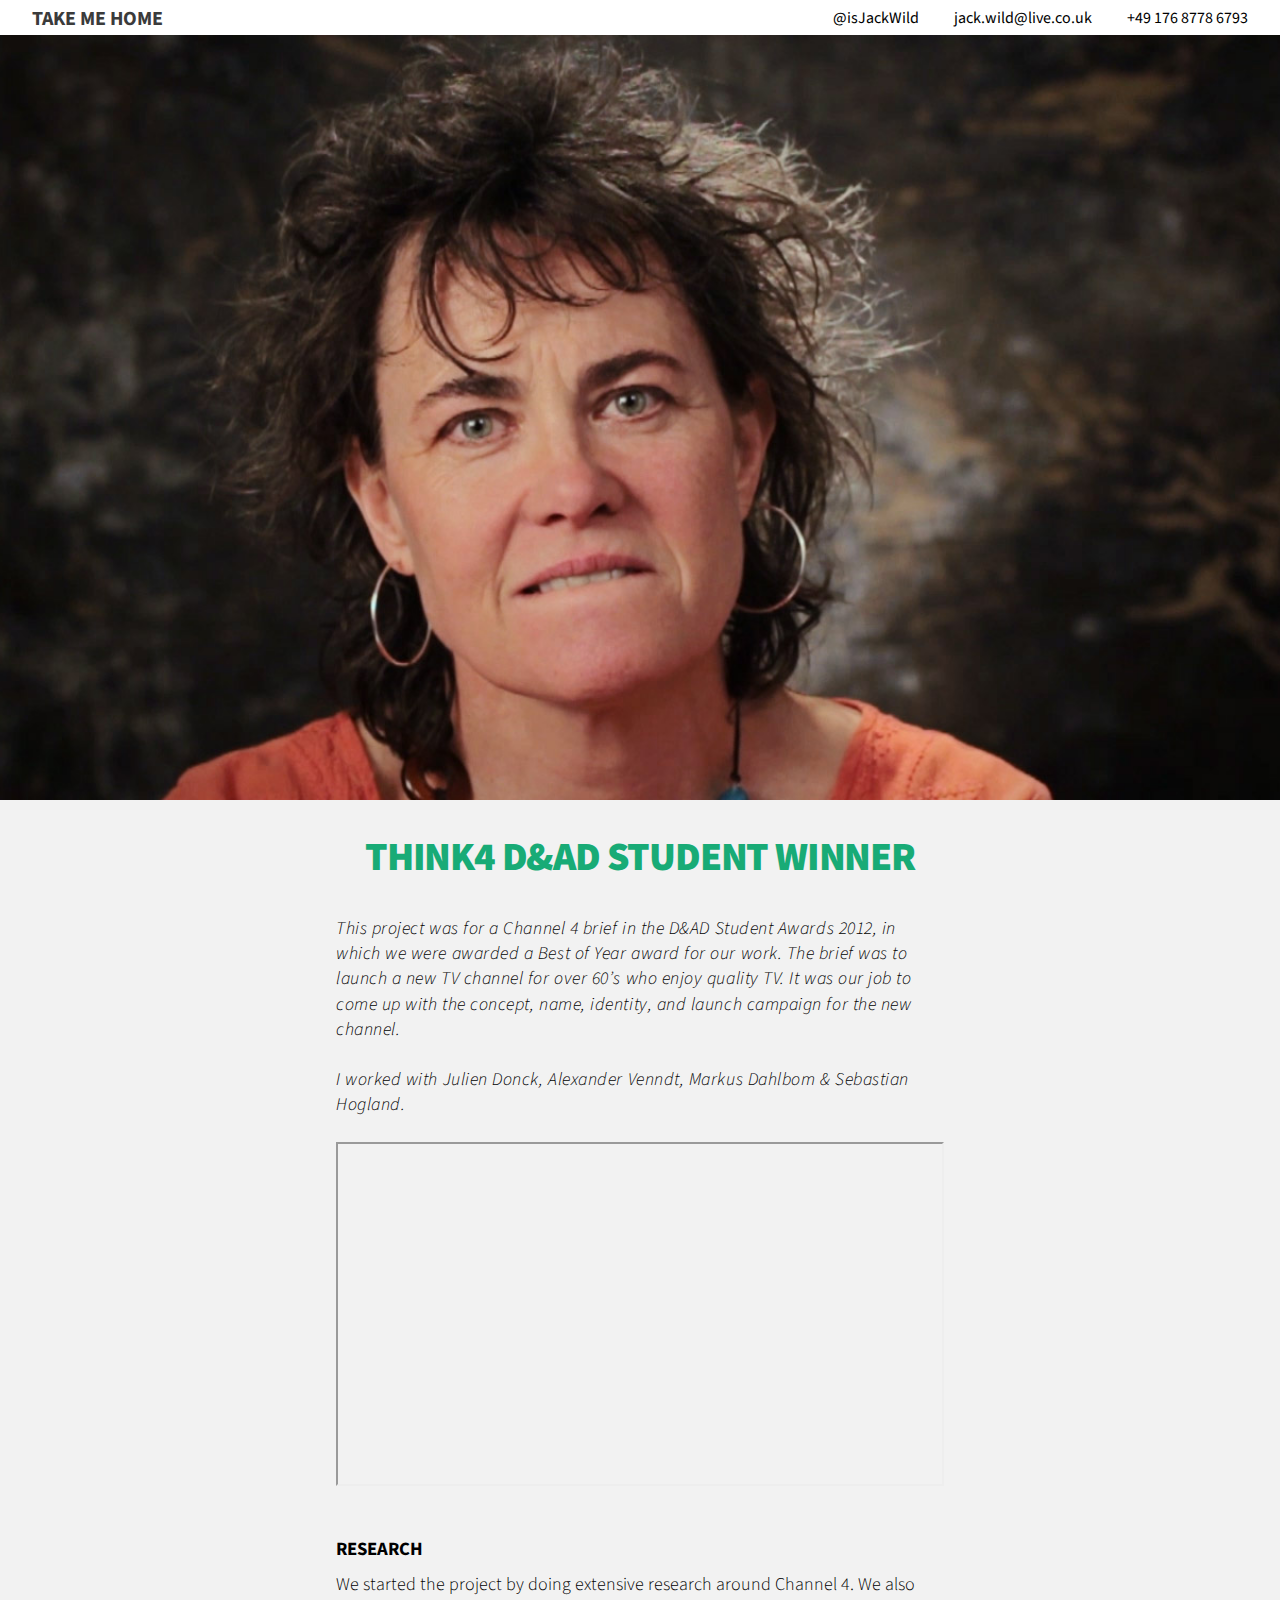
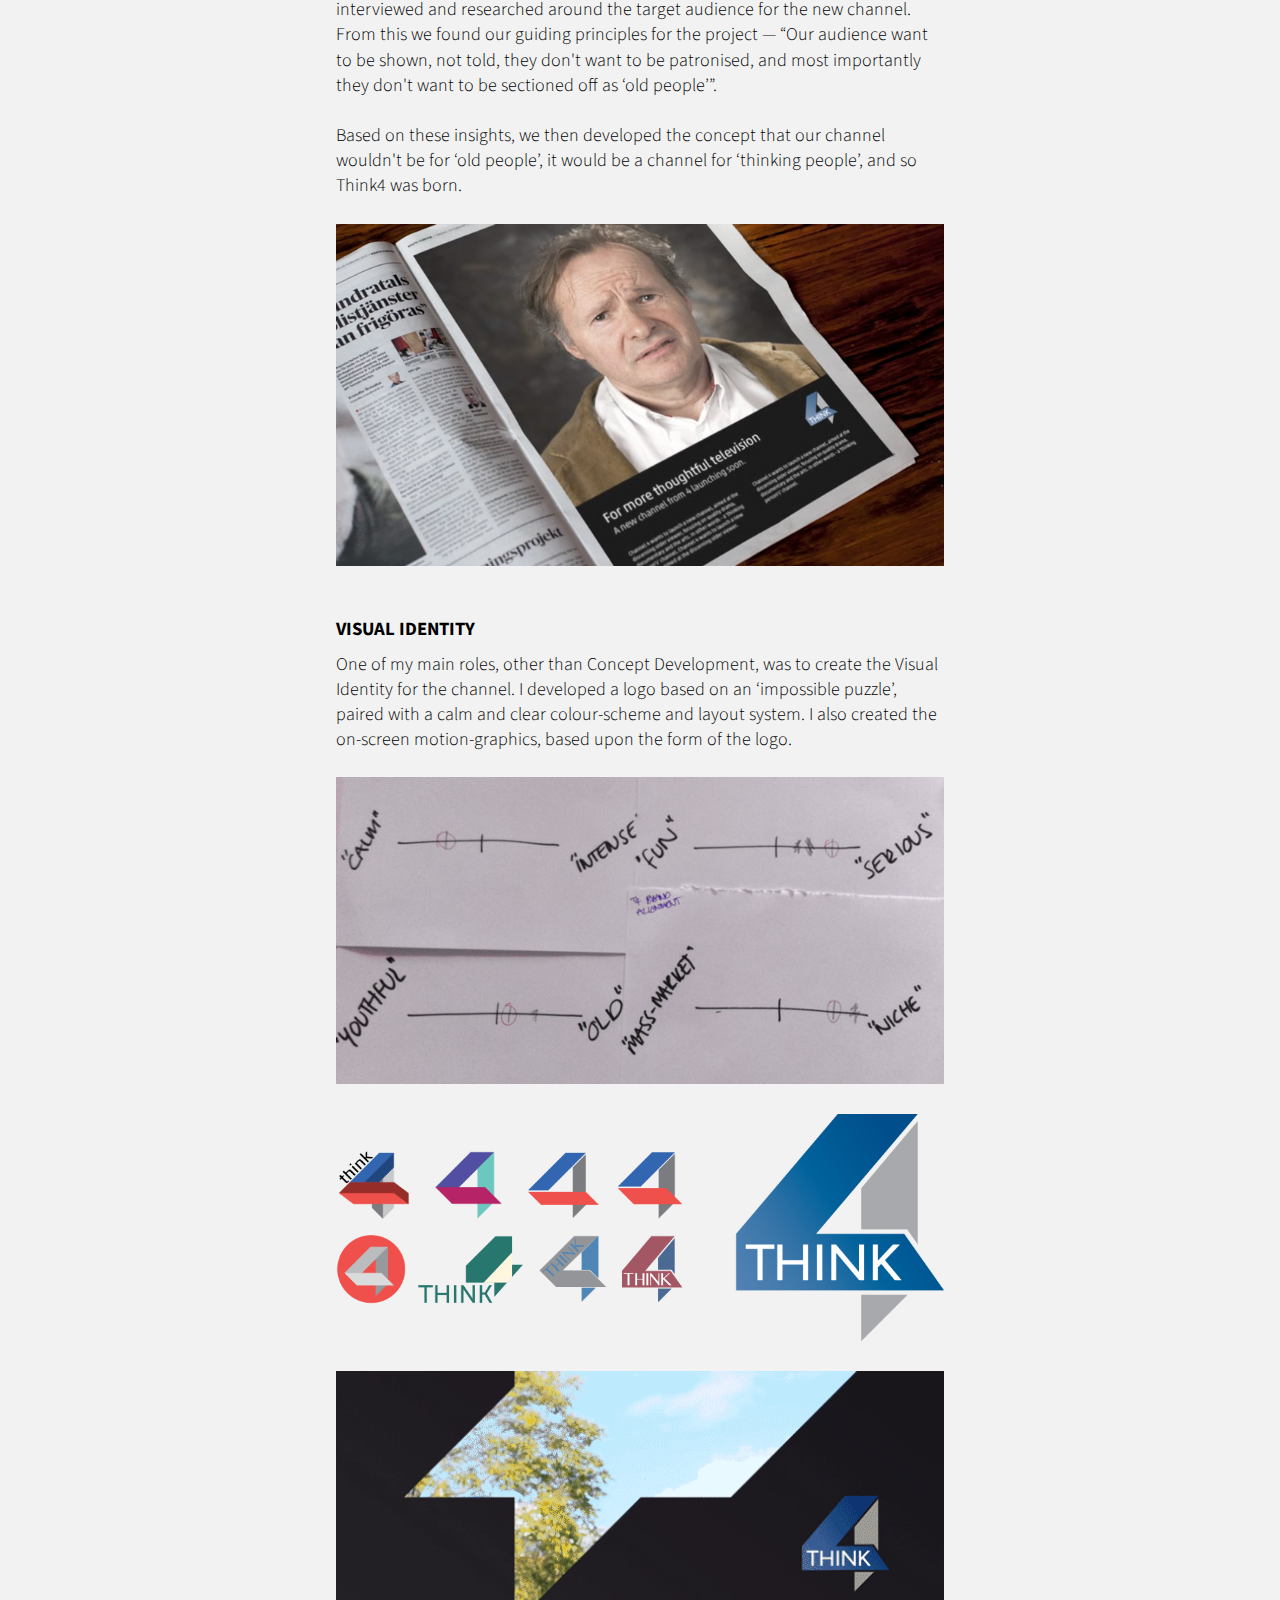
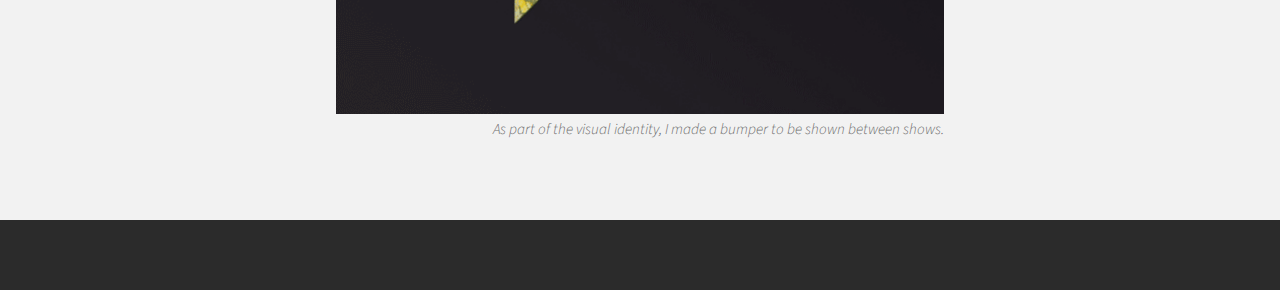
<file: think4.html>
<html lang="en" id="overview">
    
    <head>
        <title>IS JACK WILD?</title>
        <link rel="stylesheet" type="text/css" href="style.css">
        <meta http-equiv="Content-Type" content="text/html; charset=utf-8">
        <meta name="viewport" content="width=device-width, initial-scale=1">
        <link rel="shortcut icon" href="images/fav.ico" type="image/x-icon" />
<!--         <link href='http://fonts.googleapis.com/css?family=Roboto+Condensed:700' rel='stylesheet' type='text/css'>
        <link href='http://fonts.googleapis.com/css?family=Open+Sans:300italic,400italic,600italic,700italic,800italic,400,300,600,800,700' rel='stylesheet' type='text/css'> -->
        <link href='http://fonts.googleapis.com/css?family=Source+Sans+Pro:200,300,400,600,700,900,200italic,300italic,400italic,600italic,700italic,900italic' rel='stylesheet' type='text/css'>
        <script src="tracking.js" type="text/javascript"></script>
    </head>


<body>

<div id="menu">
  <a href="http://www.isjackwild.com/"><h6>Take me home</h6></a>
  <ul id="links">
    <a href='http://www.twitter.com/isjackwild' target="blank"><li>@isJackWild</li></a>
    <a href='mailto:jack.wild@live.co.uk'><li>jack.wild@live.co.uk</li></a>
    <a href='http://conferencecall.biz/' target="blank"><li>+49 176 8778 6793</li></a>
  </ul>
</div>


  <div id="coverPic" class="think4Cover">
    <div class="coverImageLoader"><h4 id="spinQuestion" class="hidden">?</h4></div>
  </div>


<div class="wrapper duck">
      <h1>THINK4 D&AD STUDENT WINNER</h1>
      <p class="intro">
        This project was for a Channel 4 brief in the D&AD Student Awards 2012, in which we were awarded a Best of Year award for our work. The brief was to launch a new TV channel for over 60’s who enjoy quality TV. It was our job to come up with the concept, name, identity, and launch campaign for the new channel.
      </p>
      <p class="intro">
        I worked with Julien Donck, Alexander Venndt, Markus Dahlbom & Sebastian Hogland.
      </p>

      <div class="vimeoVideo">
        <iframe src="http://player.vimeo.com/video/37904089" webkitallowfullscreen mozallowfullscreen allowfullscreen></iframe>
      </div>

      <h3>RESEARCH</h3>
      <p>
        We started the project by doing extensive research around Channel 4. We also interviewed and researched around the target audience for the new channel. From this we found our guiding principles for the project &mdash; “Our audience want to be shown, not told, they don't want to be patronised, and most importantly they don't want to be sectioned off as ‘old people’”.
      </p>
      <p>
        Based on these insights, we then developed the concept that our channel wouldn't be for ‘old people’, it would be a channel for ‘thinking people’, and so Think4 was born.
      </p>
      <div class="imageWrapper"><img src="images/think4Cover_small.jpg"></div>

       <h3>VISUAL IDENTITY</h3>
      <p>
        One of my main roles, other than Concept Development, was to create the Visual Identity for the channel. I developed a logo based on an ‘impossible puzzle’, paired with a calm and clear colour-scheme and layout system. I also created the on-screen motion-graphics, based upon the form of the logo.
      </p>
      <div class="imageWrapper"><img src="images/t4brand.jpg"></div>
      <div class="imageWrapper"><img src="images/think4logo.png"></div>
      <div class="imageWrapper"><img src="images/think4bumper.gif"></div>
      <p class="caption">As part of the visual identity, I made a bumper to be shown between shows.</p>
</div>



</div>
  <div id="footer">
    <div id="footerWrap">
        <p class='left'>
          <span id='leftQuote'></span>
        </p>
        <p class="right">
          <span id='rightQuote'></span>
        </p>
     </div>
  </div>




<script src="modernizr.custom.60212.js"></script>
<script src="jquery-2.0.0.min.js"></script>
<script src="ijw.js" type="text/javascript"></script>
</body>
</html>
</file>
<file: style.css>
* {
  box-sizing: border-box;
}
body,
html {
  margin: 0;
  padding: 0;
  background: #f2f2f2;
  font-family: 'Source Sans Pro', sans-serif;
  overflow-x: hidden;
}
h1 {
  font-weight: 900;
  text-transform: uppercase;
  line-height: 0.9em;
  letter-spacing: -0.03em;
}
#coverPic h1,
#hodgeLoader h1 {
  font-size: 150px;
  line-height: 120px;
  padding: 0;
  margin: 0 0 30px -15px;
}
#coverPic h1 .white,
#hodgeLoader h1 .white {
  color: #fff;
}
.contactMobile {
  display: none;
}
#contactLink {
  display: none;
  position: absolute;
  right: 2%;
  text-align: right;
}
.projectTile h1 {
  font-size: 60px !important;
  max-width: 95%;
  margin-bottom: -10px !important;
  margin-left: -2px !important;
  text-align: left !important;
}
.projectTile h1.pullLeft {
  margin-left: -10px;
}
.wrapper h1 {
  font-size: 40px;
  margin: auto;
  margin-bottom: 40px;
  text-align: center;
  max-width: 650px;
}
h2 {
  font-weight: 200;
  line-height: 1.4em;
  letter-spacing: 0.02em;
  color: #fff;
}
#coverPic h2,
#hodgeLoader h2 {
  font-size: 28px;
  width: 66%;
  max-width: 900px;
  min-width: 600px;
  margin: 0 0 10px 0;
}
.projectTile h2 {
  font-size: 20px;
  width: 90%;
  max-width: 700px;
  margin-bottom: 20px;
}
h3 {
  width: 50%;
  max-width: 1100px;
  text-transform: uppercase;
  margin: 50px auto 10px auto;
}
h3.links {
  font-size: 1.5em;
}
h6 {
  margin: 5px 0 0 0;
  font-weight: 700;
  position: absolute;
  left: 2.5%;
  text-transform: uppercase;
  font-size: 20px;
  color: #3b3b3b;
  -webkit-transition: color 0.25s;
  -moz-transition: color 0.25s;
  -ms-transition: color 0.25s;
  -o-transition: color 0.25s;
  transition: color 0.25s;
  cursor: default;
}
a h6 {
  -webkit-transition: color 0.25s;
  -moz-transition: color 0.25s;
  transition: color 0.25s;
  -ms-transition: color 0.25s;
  -o-transition: color 0.25s;
  cursor: auto;
  text-decoration: none !important;
}
.touch h6:hover {
  color: #000 !important;
}
p {
  font-weight: 300;
  font-size: 18px;
  line-height: 1.4em;
  width: 50%;
  max-width: 1100px;
  margin: 0 auto 25px auto;
}
p.intro {
  font-style: italic;
  letter-spacing: 0.03em;
}
p.caption {
  text-align: right;
  color: #6b6b6b;
  font-style: italic;
  margin-top: -25px;
  font-size: 0.95em;
}
p.italic {
  font-style: italic;
}
p.recomendations {
  text-align: right;
}
.wrapper p {
  max-width: 1100px;
}
.wrapper.cv p {
  max-width: none !important;
  width: 100%;
}
.cv p {
  font-weight: 300;
  font-size: 18px;
  line-height: 1.4em;
  margin: 0 auto 25px auto;
  padding-right: 10px;
}
.cv p.subtitle {
  font-weight: 600;
  line-height: 1.2em;
  font-size: 22px;
  margin-bottom: 2px;
}
.cv p.subtitle a {
  color: #000 !important;
}
#buzzwords {
  cursor: pointer;
  margin-bottom: 70px;
}
#buzzwords p {
  text-align: center;
  -webkit-transition: opacity 0.3s;
  -moz-transition: opacity 0.3s;
  -ms-transition: opacity 0.3s;
  -o-transition: opacity 0.3s;
  transition: opacity 0.3s;
}
#buzzwords p.faded {
  opacity: 0;
}
#hodgeEnd {
  text-align: center;
  margin-bottom: 50px;
}
#footer p {
  font-weight: 200;
  letter-spacing: 0.02em;
  font-size: 16px;
  color: #fff;
  padding: 0;
  padding-right: 20px;
  margin: 0;
}
#footer p.bold {
  font-weight: 400;
}
.cols p {
  width: 100%;
}
.spacer p {
  opacity: 0;
}
h1 {
  color: #fff;
}
h6:hover {
  color: #fff;
}
p a {
  color: #fff;
}
#coverPic .coverImageLoader,
#hodgeLoader .coverImageLoader {
  background: #fff;
}
#links a:hover {
  color: #fff;
}
.orange h1 {
  color: #eb5933;
}
.orange h6:hover {
  color: #eb5933;
}
.orange p a {
  color: #eb5933;
}
.orange #coverPic .coverImageLoader,
.orange #hodgeLoader .coverImageLoader {
  background: #eb5933;
}
.orange #links a:hover {
  color: #eb5933;
}
.red h1 {
  color: #e33c34;
}
.red h6:hover {
  color: #e33c34;
}
.red p a {
  color: #e33c34;
}
.red #coverPic .coverImageLoader {
  background: #e33c34;
}
.red #links a:hover {
  color: #e33c34;
}
.blue h1 {
  color: #3a8fff;
}
.blue h6:hover {
  color: #3a8fff;
}
.blue p a {
  color: #3a8fff;
}
.blue #coverPic .coverImageLoader,
.blue #hodgeLoader .coverImageLoader {
  background: #3a8fff;
}
.blue #links a:hover {
  color: #3a8fff;
}
.teal h1 {
  color: #18ab76;
}
.teal h6:hover {
  color: #18ab76;
}
.teal p a {
  color: #18ab76;
}
.teal #coverPic .coverImageLoader,
.teal #hodgeLoader .coverImageLoader {
  background: #18ab76;
}
.teal #links a:hover {
  color: #18ab76;
}
.wrapper {
  -webkit-transition: -webkit-transform 1s;
  -moz-transition: -moz-transform 1s;
  -ms-transition: -ms-transform 1s;
  -o-transition: -o-transform 1s;
  transition: transform 1s;
  width: 95%;
  margin: auto;
  margin-bottom: 80px;
}
.wrapper.mePhoto {
  background: #f00;
}
.wrapper.mePhoto img {
  width: 100%;
}
.wrapper .vimeoVideo {
  width: 50%;
  text-align: center;
  margin: auto;
  position: relative;
  padding-bottom: 28.25%;
  height: 0;
}
.wrapper .vimeoVideo iframe {
  width: 100%;
  height: 100%;
  position: absolute;
  top: 0;
  left: 0;
}
.wrapper .imageWrapper {
  width: 50%;
  position: relative;
  margin: auto;
  margin-bottom: 30px;
}
.wrapper .imageWrapper img {
  width: 100%;
}
.wrapper.noMarginBottom {
  margin-bottom: 0 !important;
}
.wrapper.cv .column {
  padding-right: 10px;
  width: 25%;
  float: left;
}
#coverPic,
#hodgeLoader {
  height: 85%;
  width: 100%;
  margin-bottom: 40px;
  margin-top: 35px;
  -webkit-transition: background 0.5s;
  -moz-transition: background 0.5s;
  -ms-transition: background 0.5s;
  -o-transition: background 0.5s;
  transition: background 0.5s;
  position: relative;
  background-size: cover !important;
  background-position: center center;
}
#coverPic.johaCover,
#hodgeLoader.johaCover {
  background-position: center bottom !important;
}
#coverPic h4,
#hodgeLoader h4 {
  position: absolute;
  top: 50%;
  left: 50%;
  z-index: 10;
  height: 50px;
  width: 50px;
  padding-left: 2px;
  font-size: 100px;
  color: #fff;
  line-height: 50px;
  margin-left: -25px;
  margin-top: -30px;
  -webkit-animation: webkit-questionSpin 6s 0.5s cubic-bezier(0.455, 0.03, 0.515, 0.955) infinite;
  -moz-animation: moz-questionSpin 6s 0.5s cubic-bezier(0.455, 0.03, 0.515, 0.955) infinite;
  -ms-animation: ms-questionSpin 6s 0.5s cubic-bezier(0.455, 0.03, 0.515, 0.955) infinite;
  -o-animation: o-questionSpin 6s 0.5s cubic-bezier(0.455, 0.03, 0.515, 0.955) infinite;
  animation: questionSpin 6s 0.5s cubic-bezier(0.455, 0.03, 0.515, 0.955) infinite;
  -webkit-perspective: 2000px;
  -moz-perspective: 2000px;
  -ms-perspective: 2000px;
  -o-perspective: 2000px;
  perspective: 2000px;
}
#coverPic h4.hidden,
#hodgeLoader h4.hidden {
  display: none;
}
#coverPic .coverImageLoader,
#hodgeLoader .coverImageLoader {
  width: 100%;
  height: 100%;
  position: absolute;
  top: 0;
  left: 0;
  z-index: 3;
  -webkit-transition: opacity 1s;
  -moz-transition: opacity 1s;
  -ms-transition: opacity 1s;
  -o-transition: opacity 1s;
  transition: opacity 1s;
}
#coverPic .coverImageLoader.hidden,
#hodgeLoader .coverImageLoader.hidden {
  opacity: 0;
}
#coverPic #artwork,
#hodgeLoader #artwork {
  width: 100%;
  height: 100%;
  position: absolute;
  top: 0;
  left: 0;
  z-index: 1;
  background: #e8e8e8;
}
.mepicture {
  width: 100%;
  margin: auto;
  margin-bottom: 80px;
  height: 33%;
  background: url("images/homeCover.jpg");
  background-size: cover;
  background-position: center 40%;
}
#hodgeLoader {
  position: absolute;
  top: 0;
  -webkit-transition: opacity 1s;
  -moz-transition: opacity 1s;
  -ms-transition: opacity 1s;
  -o-transition: opacity 1s;
  transition: opacity 1s;
}
#hodgeLoader.hidden {
  opacity: 0;
}
#hodgeLoader.goAway {
  display: none;
}
.selectedCasesOnly .notSelectedCasesOnly {
  display: none !important;
}
@-webkit-keyframes webkit-questionSpin {
  0% {
    -webkit-transform: rotateY(0) rotateX(0);
  }

  15% {
    -webkit-transform: rotateY(360deg) rotateX(0);
  }

  30% {
    -webkit-transform: rotateY(360deg) rotateX(360deg);
  }

  45% {
    -webkit-transform: rotateY(360deg) rotateX(360deg);
  }

  65% {
    -webkit-transform: rotateY(0deg) rotateX(360deg);
  }

  80% {
    -webkit-transform: rotateY(0) rotateX(0);
  }
}
@-moz-keyframes moz-questionSpin {
  0% {
    -moz-transform: rotateY(0) rotateX(0);
  }

  15% {
    -moz-transform: rotateY(360deg) rotateX(0);
  }

  30% {
    -moz-transform: rotateY(360deg) rotateX(360deg);
  }

  45% {
    -moz-transform: rotateY(360deg) rotateX(360deg);
  }

  65% {
    -moz-transform: rotateY(0deg) rotateX(360deg);
  }

  80% {
    -moz-transform: rotateY(0) rotateX(0);
  }
}
@-ms-keyframes ms-questionSpin {
  0% {
    -ms-transform: rotateY(0) rotateX(0);
  }

  15% {
    -ms-transform: rotateY(360deg) rotateX(0);
  }

  30% {
    -ms-transform: rotateY(360deg) rotateX(360deg);
  }

  45% {
    -ms-transform: rotateY(360deg) rotateX(360deg);
  }

  65% {
    -ms-transform: rotateY(0deg) rotateX(360deg);
  }

  80% {
    -ms-transform: rotateY(0) rotateX(0);
  }
}
@-o-keyframes o-questionSpin {
  0% {
    -o-transform: rotateY(0) rotateX(0);
  }

  15% {
    -o-transform: rotateY(360deg) rotateX(0);
  }

  30% {
    -o-transform: rotateY(360deg) rotateX(360deg);
  }

  45% {
    -o-transform: rotateY(360deg) rotateX(360deg);
  }

  65% {
    -o-transform: rotateY(0deg) rotateX(360deg);
  }

  80% {
    -o-transform: rotateY(0) rotateX(0);
  }
}
.duck {
  -webkit-transform: translateY(50px);
  -moz-transform: translateY(50px);
  -ms-transform: translateY(50px);
  -o-transform: translateY(50px);
  transform: translateY(50px);
}
#myWork {
  -webkit-transition: -webkit-transform 1s;
  -moz-transition: -moz-transform 1s;
  -ms-transition: -moz-transform 1s;
  -o-transition: -moz-transform 1s;
  transition: transform 1s;
  width: 100%;
  overflow: auto;
}
#myWork a {
  text-decoration: none;
}
#myWork .projectTile {
  width: 50%;
  float: left;
  height: 50%;
  position: relative;
  background-size: cover;
  overflow: hidden;
  background-repeat: no-repeat;
}
#myWork .projectTile #DandAD {
  position: absolute;
  top: 10px;
  left: 10px;
  z-index: 1;
}
#myWork .projectTile .projectHoverBg {
  width: 100%;
  height: 100%;
  background: #000;
  opacity: 0;
  position: absolute;
  top: 0;
  left: 0;
  z-index: 2;
  -webkit-transition: opacity 0.25s;
  -moz-transition: opacity 0.25s;
  -ms-transition: opacity 0.25s;
  -o-transition: opacity 0.25s;
  transition: opacity 0.25s;
}
#myWork .projectTile .projectBg {
  width: 100%;
  height: 100%;
  position: absolute;
  background-size: cover;
  top: 0;
  left: 0;
  -webkit-transition: -webkit-transform 0.25s cubic-bezier(0.39, 0.575, 0.565, 1);
  -moz-transition: -moz-transform 0.25s cubic-bezier(0.39, 0.575, 0.565, 1);
  -ms-transition: -ms-transform 0.25s cubic-bezier(0.39, 0.575, 0.565, 1);
  -o-transition: -o-transform 0.25s cubic-bezier(0.39, 0.575, 0.565, 1);
  transition: transform 0.25s cubic-bezier(0.39, 0.575, 0.565, 1);
}
#myWork .projectTile:hover .aboutProject {
  opacity: 1;
}
#myWork .projectTile:hover .projectHoverBg {
  opacity: 0.66;
}
#myWork .projectTile:hover .projectBg {
  -webkit-transform: scale(1.05) rotate(1deg);
  -moz-transform: scale(1.05) rotate(1deg);
  -ms-transform: scale(1.05) rotate(1deg);
  -o-transform: scale(1.05) rotate(1deg);
  -transform: scale(1.05) rotate(1deg);
}
#myWork .projectTile .aboutProject {
  position: absolute;
  padding: 0 0 0 30px;
  bottom: 0;
  width: 100%;
  z-index: 3;
  opacity: 0;
  -webkit-transition: opacity 0.25s;
  -moz-transition: opacity 0.25s;
  -ms-transition: opacity 0.25s;
  -o-transition: opacity 0.25s;
  transition: opacity 0.25s;
}
#myWork .projectTile #joha {
  background: url("images/joha_cover_2.jpg");
  background-size: cover;
  background-position: center bottom;
}
#myWork .projectTile #boomboomboom {
  background: url("images/boomboomboom5.jpg");
  background-size: cover;
  background-position: center center;
}
#myWork .projectTile #cc {
  background: url("images/ccCover_small.jpg");
  background-size: cover;
  background-position: left top;
}
#myWork .projectTile #snailbow {
  background: url("images/snailbowCover_small.jpg");
  background-size: cover;
  background-position: center center;
}
#myWork .projectTile #sunrise {
  background: url("images/sunrise_2.jpg");
  background-size: cover;
  background-position: center center;
}
#myWork .projectTile #peepshow {
  background: url("images/peepshowCover_small.jpg");
  background-size: cover;
  background-position: center center;
}
#myWork .projectTile #hodge {
  background: url("images/hodgeCover.jpg");
  background-size: cover;
  background-position: center center;
}
#hodgePodge {
  margin-top: 35px;
  width: 100%;
  padding: 0;
  -webkit-transition: opacity 1s;
  -moz-transition: opacity 1s;
  -ms-transition: opacity 1s;
  -o-transition: opacity 1s;
  transition: opacity 1s;
  margin-bottom: 55px;
}
#hodgePodge.hidden {
  opacity: 0;
}
#hodgePodge a {
  text-decoration: none;
}
#hodgePodge img {
  width: 100%;
  height: auto;
  display: block;
  -webkit-transition: -webkit-transform 0.25s cubic-bezier(0.39, 0.575, 0.565, 1);
  -moz-transition: -moz-transform 0.25s cubic-bezier(0.39, 0.575, 0.565, 1);
  -ms-transition: -ms-transform 0.25s cubic-bezier(0.39, 0.575, 0.565, 1);
  -o-transition: -o-transform 0.25s cubic-bezier(0.39, 0.575, 0.565, 1);
  transition: transform 0.25s cubic-bezier(0.39, 0.575, 0.565, 1);
}
#hodgePodge .projectTile {
  width: 50%;
  float: left;
  overflow: hidden;
  position: relative;
}
#hodgePodge .projectTile .projectHoverBg {
  width: 100%;
  height: 100%;
  background: #000;
  opacity: 0;
  position: absolute;
  top: 0;
  left: 0;
  z-index: 2;
  -webkit-transition: opacity 0.25s;
  -moz-transition: opacity 0.25s;
  -ms-transition: opacity 0.25s;
  -o-transition: opacity 0.25s;
  transition: opacity 0.25s;
}
#hodgePodge .projectTile:hover .aboutProject {
  opacity: 1;
}
#hodgePodge .projectTile:hover .projectHoverBg {
  opacity: 0.66;
}
#hodgePodge .projectTile:hover img {
  -webkit-transform: scale(1.05) rotate(1deg);
  -moz-transform: scale(1.05) rotate(1deg);
  -ms-transform: scale(1.05) rotate(1deg);
  -o-transform: scale(1.05) rotate(1deg);
  -transform: scale(1.05) rotate(1deg);
}
#hodgePodge .projectTile .aboutProject {
  position: absolute;
  padding: 0 0 0 30px;
  bottom: 0;
  width: 100%;
  z-index: 3;
  opacity: 0;
  -webkit-transition: opacity 0.25s;
  -moz-transition: opacity 0.25s;
  -ms-transition: opacity 0.25s;
  -o-transition: opacity 0.25s;
  transition: opacity 0.25s;
}
.touch #myWork .aboutProject {
  opacity: 1 !important;
}
.touch #myWork .projectHoverBg {
  opacity: 0.55 !important;
}
.touch #myWork .projectBg {
  -webkit-transform: scale(1) rotate(0) !important;
  -moz-transform: scale(1) rotate(0) !important;
  -ms-transform: scale(1) rotate(0) !important;
  -o-transform: scale(1) rotate(0) !important;
  -transform: scale(1) rotate(0) !important;
}
.touch #hodgePodge .aboutProject {
  display: none;
}
.touch #hodgePodge .projectHoverBg {
  display: none;
}
.touch #hodgePodge img {
  -webkit-transform: scale(1) rotate(0) !important;
  -moz-transform: scale(1) rotate(0) !important;
  -ms-transform: scale(1) rotate(0) !important;
  -o-transform: scale(1) rotate(0) !important;
  transform: scale(1) rotate(0) !important;
}
#footer {
  margin: auto;
  position: relative;
  display: inline-block;
  width: 100%;
  background: #2b2b2b;
}
#footer #disorder {
  -webkit-transform: translateY(15px) rotate(-2deg);
  -moz-transform: translateY(15px) rotate(-2deg);
  -ms-transform: translateY(15px) rotate(-2deg);
  -o-transform: translateY(15px) rotate(-2deg);
  transform: translateY(15px) rotate(-2deg);
  margin-top: 20px;
}
#footer #footerWrap {
  width: 95%;
  max-width: 1830px;
  margin: 10px auto 70px auto;
}
#footer #footerWrap .left {
  width: 40%;
  float: left;
}
#footer #footerWrap .right {
  width: 40%;
  float: right;
  text-align: right;
}
#footer #footerWrap span {
  -webkit-transition: opacity 0.5s;
  -moz-transition: opacity 0.5s;
  transition: opacity 0.5s;
}
#footer #footerWrap span.faded {
  opacity: 0;
}
#menu {
  width: 100%;
  height: 35px;
  position: fixed;
  top: 0;
  margin: 0;
  padding: 0;
  background: rgba(255,255,255,0.8);
  -webkit-transition: background 0.25s;
  -moz-transition: background 0.25s;
  -ms-transition: background 0.25s;
  -o-transition: background 0.25s;
  transition: background 0.25s;
  z-index: 10;
}
#menu:hover {
  background: #fff;
}
#links {
  float: right;
  margin-top: 7px;
  color: #3b3b3b;
  position: absolute;
  right: 2.5%;
}
#links li {
  font-size: 16px;
  float: left;
  margin-left: 35px;
  list-style-type: none;
}
#links a {
  text-decoration: none;
  color: #000;
  -webkit-transition: color 0.25s;
  -moz-transition: color 0.25s;
  -ms-transition: color 0.25s;
  -o-transition: color 0.25s;
  transition: color 0.25s;
}
.textArea {
  width: 100%;
  position: absolute;
  top: 50%;
  margin-top: -190px;
  padding-left: 10%;
  z-index: 2;
}
.projectParagraphText {
  padding-top: 0px;
}
@media (min-width: 1500px) {
  #coverPic .textArea,
  #hodgeLoader .textArea {
    margin-top: -290px;
    padding-left: 10% !important;
  }
  #coverPic h1,
  #hodgeLoader h1 {
    font-size: 250px !important;
    line-height: 200px !important;
  }
  #coverPic h2,
  #hodgeLoader h2 {
    font-size: 40px !important;
    margin-left: -8px;
    max-width: 1200px;
  }
  p {
    font-size: 1.4em;
  }
  h3 {
    font-size: 1.4em;
  }
  .wrapper h1 {
    font-size: 50px;
  }
}
@media (max-width: 641px) {
  #buzzwords {
    display: none;
  }
  #links {
    display: none;
  }
  #coverPic .textArea,
  #hodgeLoader .textArea {
    padding-left: 10% !important;
  }
  #coverPic h1,
  #hodgeLoader h1 {
    font-size: 60px !important;
    line-height: 48px !important;
    margin-top: 36% !important;
  }
  #coverPic h2,
  #hodgeLoader h2 {
    font-size: 16px !important;
    margin-left: -8px;
    line-height: 1.2em;
  }
  .projectTile h1 {
    font-size: 40px !important;
    margin-bottom: -5px !important;
  }
  .projectTile h2 {
    font-size: 16px !important;
    line-height: 1.2em;
  }
}
@media (max-width: 769px) {
  .notMobile {
    display: none;
  }
  #contactLink {
    display: inline;
  }
  .contactMobile {
    margin-top: 20px !important;
    display: inline;
  }
  .contactMobile h1 {
    margin-top: 50px;
  }
  .contactMobile h3 {
    text-align: center;
  }
  h3 {
    width: 100%;
  }
  #links {
    display: none;
  }
  #coverPic,
  #hodgeLoader {
    height: 60%;
  }
  #coverPic .textArea,
  #hodgeLoader .textArea {
    padding-left: 5%;
  }
  #coverPic h1,
  #hodgeLoader h1 {
    font-size: 100px;
    line-height: 85px;
    margin-top: 70px;
    margin-bottom: 10px;
  }
  #coverPic h1 .white,
  #hodgeLoader h1 .white {
    color: #fff;
  }
  #coverPic h2,
  #hodgeLoader h2 {
    font-weight: 400;
    font-size: 20px;
    width: 90%;
    max-width: 900px;
    min-width: 0px;
    margin-left: -8px;
  }
  #myWork {
    margin-bottom: 0px;
  }
  #myWork .projectTile {
    margin-bottom: 10px;
  }
  #myWork .projectTile h1 {
    font-size: 50px;
    margin-bottom: -5px !important;
    text-align: left !important;
  }
  #myWork .projectTile h1.pullLeft {
    margin-left: -3px;
  }
  #myWork .projectTile h2 {
    font-size: 20px;
    font-weight: 400;
    width: 90%;
    max-width: 700px;
    margin-bottom: 10px;
  }
  #myWork .projectTile .aboutProject {
    padding-left: 10px !important;
  }
  p {
    width: 100%;
  }
  .projectTile {
    width: 100% !important;
  }
  .wrapper.cv .column {
    width: 100%;
  }
  .imageWrapper {
    width: 100% !important;
  }
  .vimeoVideo {
    width: 100% !important;
    text-align: center;
    margin: auto;
    position: relative;
    padding-bottom: 56.8% !important;
    height: 0;
  }
  .vimeoVideo iframe {
    width: 100%;
    height: 100%;
    position: absolute;
    top: 0;
    left: 0;
  }
  #hodgePodge {
    -webkit-columns: 1;
    -moz-columns: 1;
    -ms-columns: 1;
    -o-columns: 1;
    columns: 1;
  }
  #footer {
    display: none;
  }
}
@-moz-keyframes questionSpin {
  0% {
    transform: rotateY(0) rotateX(0);
  }

  15% {
    transform: rotateY(360deg) rotateX(0);
  }

  30% {
    transform: rotateY(360deg) rotateX(360deg);
  }

  45% {
    transform: rotateY(360deg) rotateX(360deg);
  }

  65% {
    transform: rotateY(0deg) rotateX(360deg);
  }

  80% {
    transform: rotateY(0) rotateX(0);
  }
}
@-webkit-keyframes questionSpin {
  0% {
    transform: rotateY(0) rotateX(0);
  }

  15% {
    transform: rotateY(360deg) rotateX(0);
  }

  30% {
    transform: rotateY(360deg) rotateX(360deg);
  }

  45% {
    transform: rotateY(360deg) rotateX(360deg);
  }

  65% {
    transform: rotateY(0deg) rotateX(360deg);
  }

  80% {
    transform: rotateY(0) rotateX(0);
  }
}
@-o-keyframes questionSpin {
  0% {
    transform: rotateY(0) rotateX(0);
  }

  15% {
    transform: rotateY(360deg) rotateX(0);
  }

  30% {
    transform: rotateY(360deg) rotateX(360deg);
  }

  45% {
    transform: rotateY(360deg) rotateX(360deg);
  }

  65% {
    transform: rotateY(0deg) rotateX(360deg);
  }

  80% {
    transform: rotateY(0) rotateX(0);
  }
}
@-ms-keyframes questionSpin {
  0% {
    transform: rotateY(0) rotateX(0);
  }

  15% {
    transform: rotateY(360deg) rotateX(0);
  }

  30% {
    transform: rotateY(360deg) rotateX(360deg);
  }

  45% {
    transform: rotateY(360deg) rotateX(360deg);
  }

  65% {
    transform: rotateY(0deg) rotateX(360deg);
  }

  80% {
    transform: rotateY(0) rotateX(0);
  }
}
@keyframes questionSpin {
  0% {
    transform: rotateY(0) rotateX(0);
  }

  15% {
    transform: rotateY(360deg) rotateX(0);
  }

  30% {
    transform: rotateY(360deg) rotateX(360deg);
  }

  45% {
    transform: rotateY(360deg) rotateX(360deg);
  }

  65% {
    transform: rotateY(0deg) rotateX(360deg);
  }

  80% {
    transform: rotateY(0) rotateX(0);
  }
}
</file>
